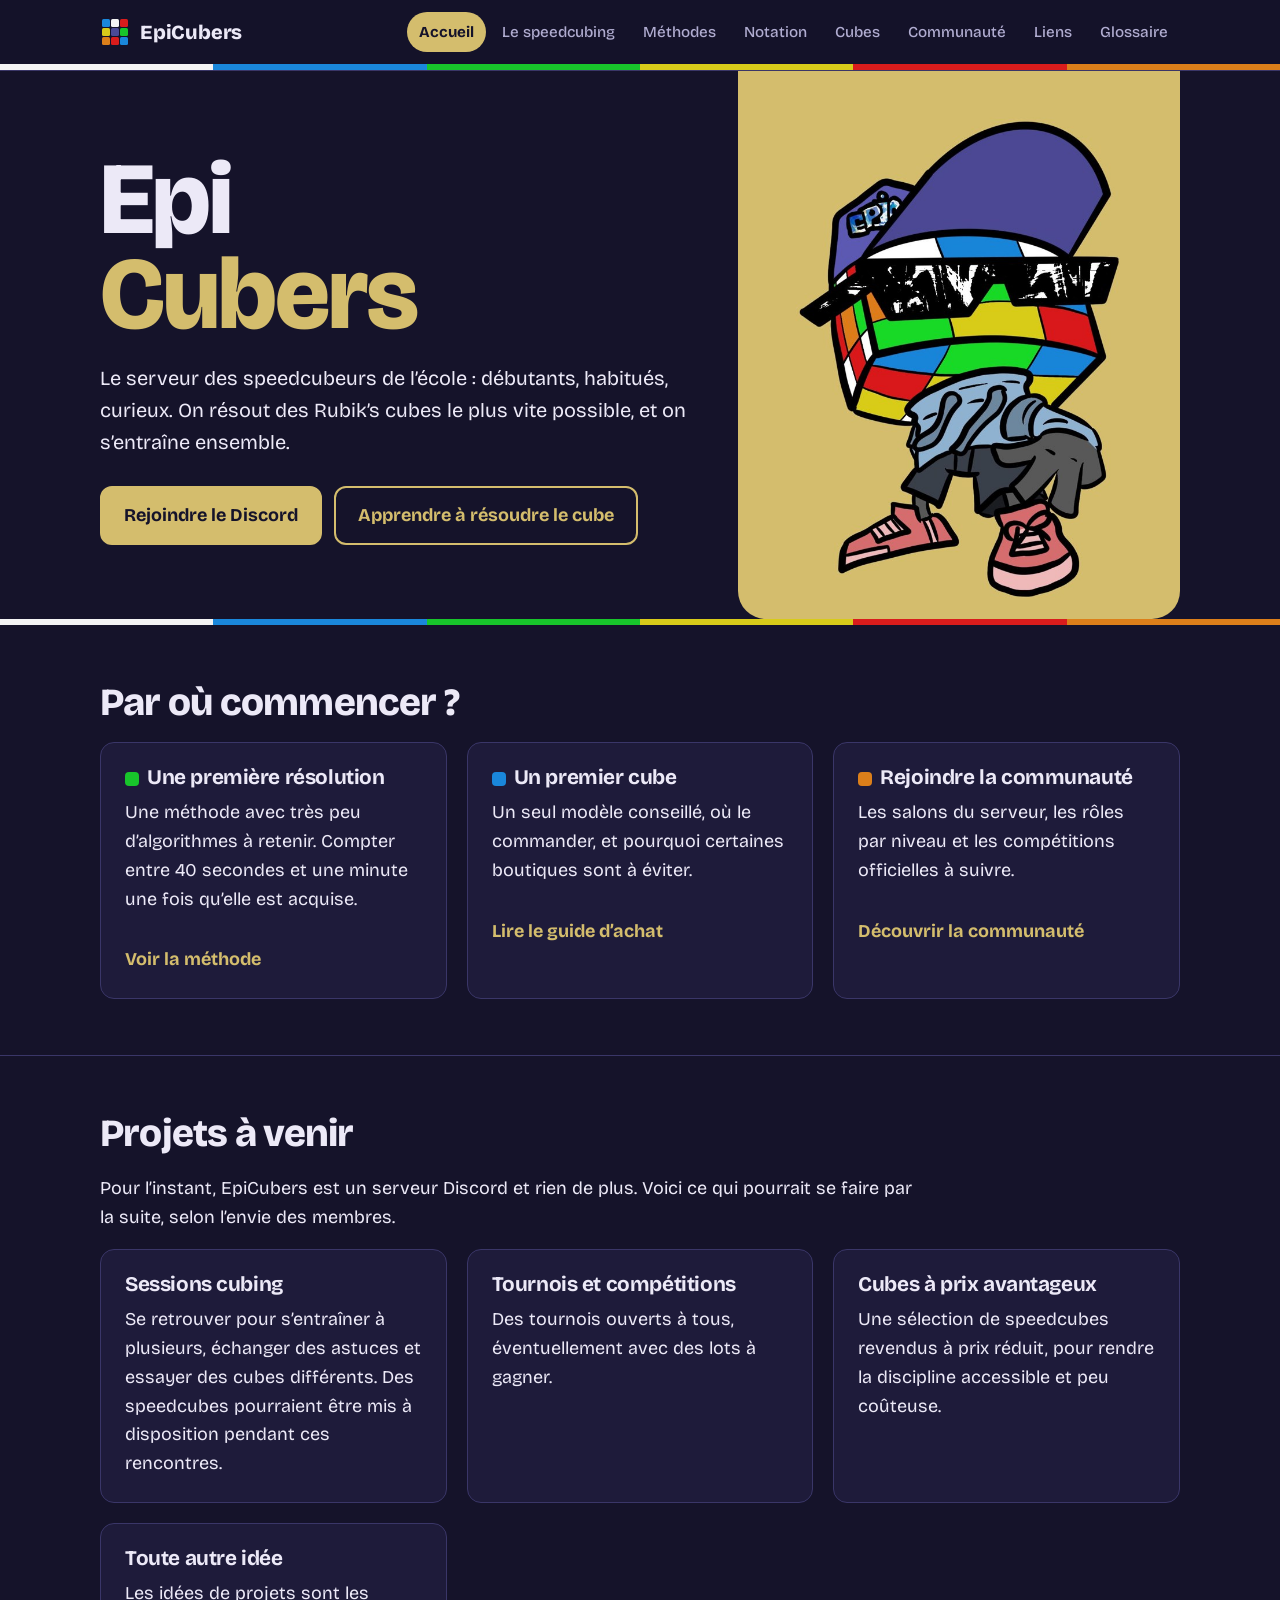
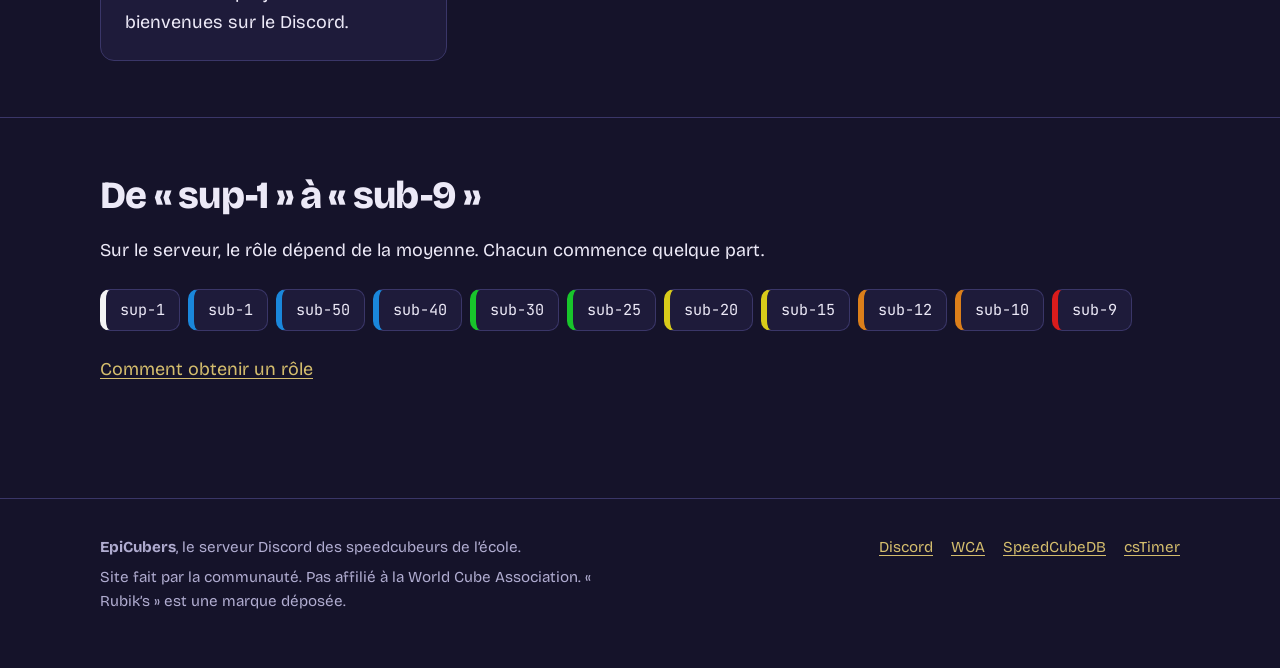
<file: index.html>
<!doctype html>
<html lang="fr">
<head>
<meta charset="utf-8">
<meta name="viewport" content="width=device-width, initial-scale=1">
<title>EpiCubers — le serveur des speedcubeurs de l’école</title>
<meta name="description" content="Communauté de speedcubing : méthode débutant, guide d’achat de cubes, rôles par niveau et compétitions à suivre.">
<meta name="theme-color" content="#15132a">
<link rel="icon" href="assets/favicon.svg" type="image/svg+xml">
<link rel="preconnect" href="https://fonts.googleapis.com">
<link rel="preconnect" href="https://fonts.gstatic.com" crossorigin>
<link href="https://fonts.googleapis.com/css2?family=Bricolage+Grotesque:opsz,wght@12..96,400;12..96,500;12..96,700;12..96,800&family=JetBrains+Mono:wght@500;700&display=swap" rel="stylesheet">
<link rel="stylesheet" href="css/style.css">

</head>
<body>
<a class="skip" href="#contenu">Aller au contenu</a>
<header class="site-header">
  <div class="wrap">
    <a class="brand" href="index.html"><svg viewBox="0 0 30 30" aria-hidden="true"><g>
<rect x="2" y="2" width="8" height="8" rx="1.5" fill="#1a87db"/><rect x="11" y="2" width="8" height="8" rx="1.5" fill="#f4f4f4"/><rect x="20" y="2" width="8" height="8" rx="1.5" fill="#d91c1c"/>
<rect x="2" y="11" width="8" height="8" rx="1.5" fill="#d8cb1a"/><rect x="11" y="11" width="8" height="8" rx="1.5" fill="#4b4a96"/><rect x="20" y="11" width="8" height="8" rx="1.5" fill="#18c52b"/>
<rect x="2" y="20" width="8" height="8" rx="1.5" fill="#dc7f1a"/><rect x="11" y="20" width="8" height="8" rx="1.5" fill="#d91c1c"/><rect x="20" y="20" width="8" height="8" rx="1.5" fill="#1a87db"/></g></svg><span>EpiCubers</span></a>
    <button class="menu-btn" aria-expanded="false" aria-controls="nav">Menu</button>
    <nav class="nav" id="nav" aria-label="Navigation principale"><a href="index.html" aria-current="page">Accueil</a><a href="speedcubing.html">Le speedcubing</a><a href="methodes.html">Méthodes</a><a href="notation.html">Notation</a><a href="cubes.html">Cubes</a><a href="communaute.html">Communauté</a><a href="liens.html">Liens</a><a href="glossaire.html">Glossaire</a></nav>
  </div>
  <div class="stripe"></div>
</header>
<main id="contenu">

<section class="hero">
  <div class="wrap">
    <div class="hero-text">
      <h1>Epi<span>Cubers</span></h1>
      <p class="lead">Le serveur des speedcubeurs de l’école : débutants, habitués, curieux. On résout des Rubik’s cubes le plus vite possible, et on s’entraîne ensemble.</p>
      <div class="btns">
        <a class="btn primary" href="https://discord.gg/vQwt4qZUBm">Rejoindre le Discord</a>
        <a class="btn" href="methode-debutant.html">Apprendre à résoudre le cube</a>
      </div>
    </div>
    <div class="hero-art"><img src="assets/mascotte.jpg" alt="La mascotte d’EpiCubers : un Rubik’s cube à casquette violette, lunettes noires et baskets roses" width="629" height="900"></div>
  </div>
</section>
<div class="stripe"></div>

<section>
  <div class="wrap">
    <h2>Par où commencer ?</h2>
    <div class="grid c3">
      <a class="card" href="methode-debutant.html">
        <h3><span class="dot" style="background:var(--green)"></span>Une première résolution</h3>
        <p>Une méthode avec très peu d’algorithmes à retenir. Compter entre 40 secondes et une minute une fois qu’elle est acquise.</p>
        <span class="go">Voir la méthode</span>
      </a>
      <a class="card" href="cubes.html">
        <h3><span class="dot" style="background:var(--blue)"></span>Un premier cube</h3>
        <p>Un seul modèle conseillé, où le commander, et pourquoi certaines boutiques sont à éviter.</p>
        <span class="go">Lire le guide d’achat</span>
      </a>
      <a class="card" href="communaute.html">
        <h3><span class="dot" style="background:var(--orange)"></span>Rejoindre la communauté</h3>
        <p>Les salons du serveur, les rôles par niveau et les compétitions officielles à suivre.</p>
        <span class="go">Découvrir la communauté</span>
      </a>
    </div>
  </div>
</section>

<section>
  <div class="wrap">
    <h2>Projets à venir</h2>
    <p>Pour l’instant, EpiCubers est un serveur Discord et rien de plus. Voici ce qui pourrait se faire par la suite, selon l’envie des membres.</p>
    <div class="grid c2">
      <div class="card">
        <h3>Sessions cubing</h3>
        <p>Se retrouver pour s’entraîner à plusieurs, échanger des astuces et essayer des cubes différents. Des speedcubes pourraient être mis à disposition pendant ces rencontres.</p>
      </div>
      <div class="card">
        <h3>Tournois et compétitions</h3>
        <p>Des tournois ouverts à tous, éventuellement avec des lots à gagner.</p>
      </div>
      <div class="card">
        <h3>Cubes à prix avantageux</h3>
        <p>Une sélection de speedcubes revendus à prix réduit, pour rendre la discipline accessible et peu coûteuse.</p>
      </div>
      <div class="card">
        <h3>Toute autre idée</h3>
        <p>Les idées de projets sont les bienvenues sur le Discord.</p>
      </div>
    </div>
  </div>
</section>

<section>
  <div class="wrap">
    <h2>De « sup-1 » à « sub-9 »</h2>
    <p>Sur le serveur, le rôle dépend de la moyenne. Chacun commence quelque part.</p>
    <ul class="ladder" aria-label="Niveaux">
      <li style="--c:var(--white)">sup-1</li>
      <li style="--c:var(--blue)">sub-1</li>
      <li style="--c:var(--blue)">sub-50</li>
      <li style="--c:var(--blue)">sub-40</li>
      <li style="--c:var(--green)">sub-30</li>
      <li style="--c:var(--green)">sub-25</li>
      <li style="--c:var(--yellow)">sub-20</li>
      <li style="--c:var(--yellow)">sub-15</li>
      <li style="--c:var(--orange)">sub-12</li>
      <li style="--c:var(--orange)">sub-10</li>
      <li style="--c:var(--red)">sub-9</li>
    </ul>
    <p><a href="communaute.html#roles">Comment obtenir un rôle</a></p>
  </div>
</section>

</main>
<footer class="site-footer">
  <div class="wrap">
    <div>
      <p><strong>EpiCubers</strong>, le serveur Discord des speedcubeurs de l’école.</p>
      <p>Site fait par la communauté. Pas affilié à la World Cube Association. « Rubik’s » est une marque déposée.</p>
    </div>
    <ul>
      <li><a href="https://discord.gg/vQwt4qZUBm">Discord</a></li>
      <li><a href="https://www.worldcubeassociation.org/">WCA</a></li>
      <li><a href="https://speedcubedb.com/">SpeedCubeDB</a></li>
      <li><a href="https://cstimer.net/">csTimer</a></li>
    </ul>
  </div>
</footer>
<script src="js/main.js"></script>
</body>
</html>
</file>
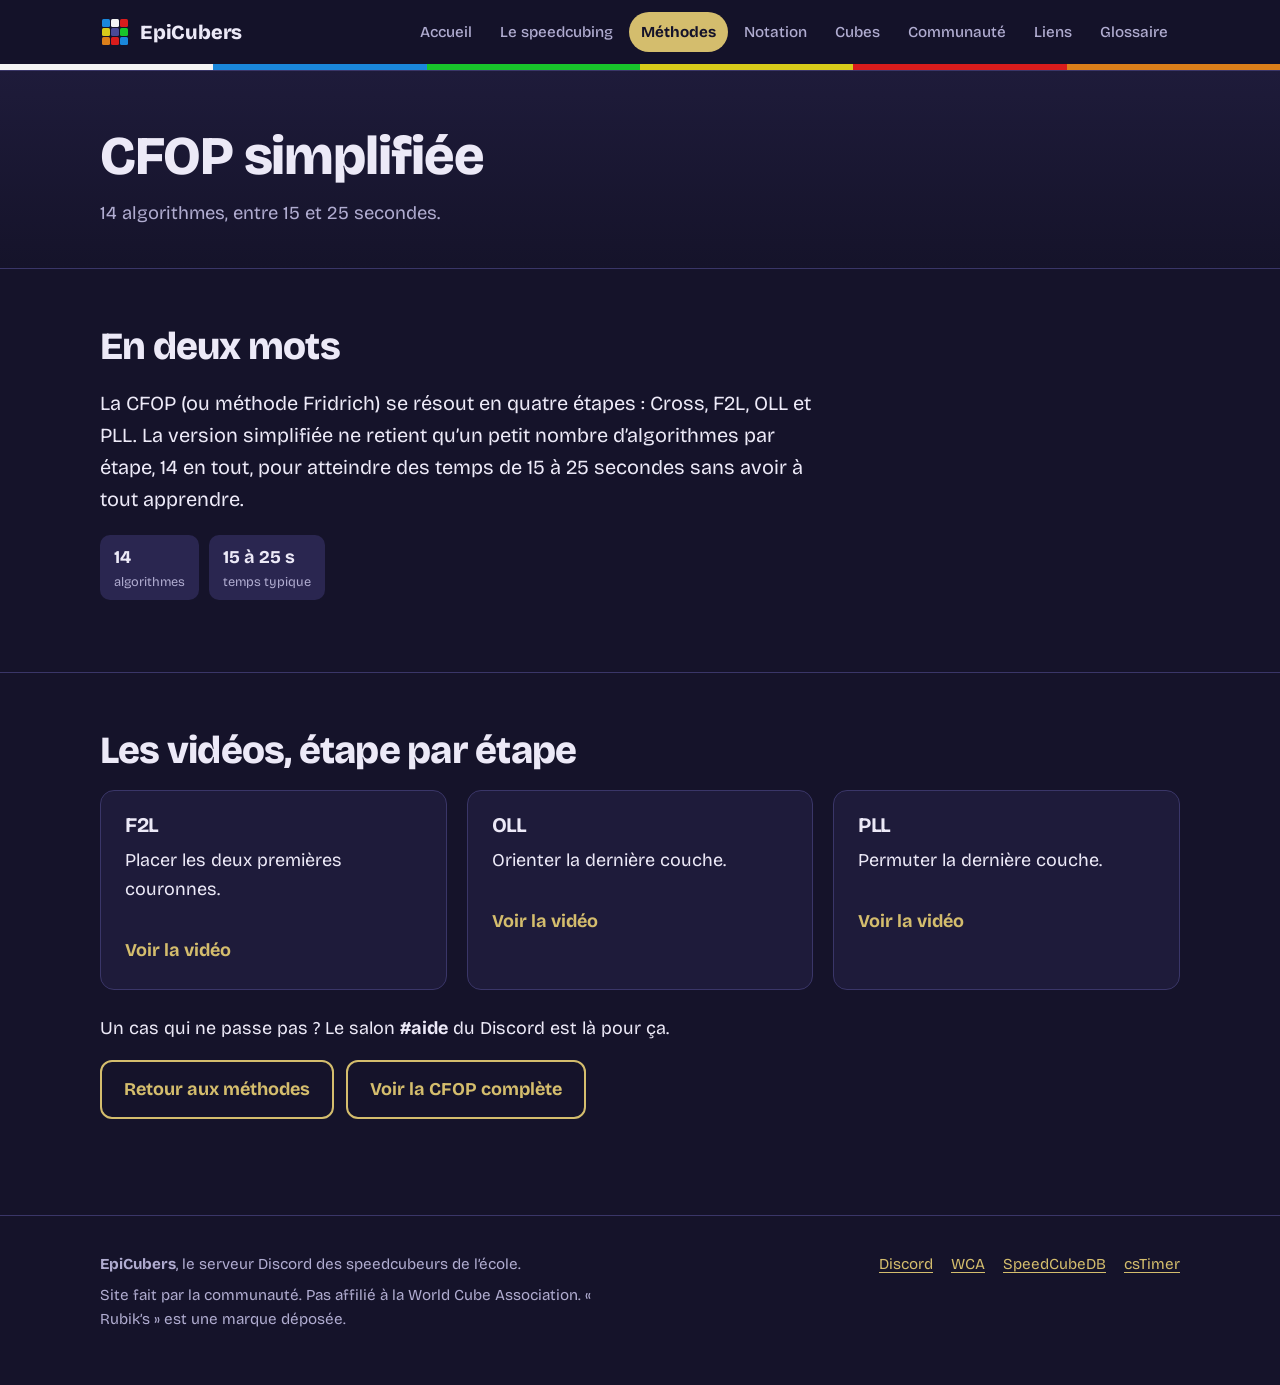
<file: cfop-simplifiee.html>
<!doctype html>
<html lang="fr">
<head>
<meta charset="utf-8">
<meta name="viewport" content="width=device-width, initial-scale=1">
<title>CFOP simplifiée : 14 algorithmes — EpiCubers</title>
<meta name="description" content="La CFOP simplifiée en 14 algorithmes, avec les vidéos pour le F2L, l’OLL et le PLL.">
<meta name="theme-color" content="#15132a">
<link rel="icon" href="assets/favicon.svg" type="image/svg+xml">
<link rel="preconnect" href="https://fonts.googleapis.com">
<link rel="preconnect" href="https://fonts.gstatic.com" crossorigin>
<link href="https://fonts.googleapis.com/css2?family=Bricolage+Grotesque:opsz,wght@12..96,400;12..96,500;12..96,700;12..96,800&family=JetBrains+Mono:wght@500;700&display=swap" rel="stylesheet">
<link rel="stylesheet" href="css/style.css">

</head>
<body>
<a class="skip" href="#contenu">Aller au contenu</a>
<header class="site-header">
  <div class="wrap">
    <a class="brand" href="index.html"><svg viewBox="0 0 30 30" aria-hidden="true"><g>
<rect x="2" y="2" width="8" height="8" rx="1.5" fill="#1a87db"/><rect x="11" y="2" width="8" height="8" rx="1.5" fill="#f4f4f4"/><rect x="20" y="2" width="8" height="8" rx="1.5" fill="#d91c1c"/>
<rect x="2" y="11" width="8" height="8" rx="1.5" fill="#d8cb1a"/><rect x="11" y="11" width="8" height="8" rx="1.5" fill="#4b4a96"/><rect x="20" y="11" width="8" height="8" rx="1.5" fill="#18c52b"/>
<rect x="2" y="20" width="8" height="8" rx="1.5" fill="#dc7f1a"/><rect x="11" y="20" width="8" height="8" rx="1.5" fill="#d91c1c"/><rect x="20" y="20" width="8" height="8" rx="1.5" fill="#1a87db"/></g></svg><span>EpiCubers</span></a>
    <button class="menu-btn" aria-expanded="false" aria-controls="nav">Menu</button>
    <nav class="nav" id="nav" aria-label="Navigation principale"><a href="index.html">Accueil</a><a href="speedcubing.html">Le speedcubing</a><a href="methodes.html" aria-current="page">Méthodes</a><a href="notation.html">Notation</a><a href="cubes.html">Cubes</a><a href="communaute.html">Communauté</a><a href="liens.html">Liens</a><a href="glossaire.html">Glossaire</a></nav>
  </div>
  <div class="stripe"></div>
</header>
<main id="contenu">
<div class="page-head"><div class="wrap"><h1>CFOP simplifiée</h1><p>14 algorithmes, entre 15 et 25 secondes.</p></div></div>

<section>
  <div class="wrap">
    <h2>En deux mots</h2>
    <p class="lead">La CFOP (ou méthode Fridrich) se résout en quatre étapes : Cross, F2L, OLL et PLL. La version simplifiée ne retient qu’un petit nombre d’algorithmes par étape, 14 en tout, pour atteindre des temps de 15 à 25 secondes sans avoir à tout apprendre.</p>
    <ul class="stats"><li>14<small>algorithmes</small></li><li>15 à 25 s<small>temps typique</small></li></ul>
  </div>
</section>

<section>
  <div class="wrap">
    <h2>Les vidéos, étape par étape</h2>
    <div class="grid c3">
      <a class="card" href="https://youtu.be/Ar_Zit1VLG0"><h3>F2L</h3><p>Placer les deux premières couronnes.</p><span class="go">Voir la vidéo</span></a>
      <a class="card" href="https://youtu.be/GhmYBgLoQQg"><h3>OLL</h3><p>Orienter la dernière couche.</p><span class="go">Voir la vidéo</span></a>
      <a class="card" href="https://youtu.be/f_Yor-ydZjs"><h3>PLL</h3><p>Permuter la dernière couche.</p><span class="go">Voir la vidéo</span></a>
    </div>
    <p style="margin-top:24px">Un cas qui ne passe pas ? Le salon <strong>#aide</strong> du Discord est là pour ça.</p>
    <div class="btns"><a class="btn" href="methodes.html">Retour aux méthodes</a><a class="btn" href="cfop.html">Voir la CFOP complète</a></div>
  </div>
</section>

</main>
<footer class="site-footer">
  <div class="wrap">
    <div>
      <p><strong>EpiCubers</strong>, le serveur Discord des speedcubeurs de l’école.</p>
      <p>Site fait par la communauté. Pas affilié à la World Cube Association. « Rubik’s » est une marque déposée.</p>
    </div>
    <ul>
      <li><a href="https://discord.gg/vQwt4qZUBm">Discord</a></li>
      <li><a href="https://www.worldcubeassociation.org/">WCA</a></li>
      <li><a href="https://speedcubedb.com/">SpeedCubeDB</a></li>
      <li><a href="https://cstimer.net/">csTimer</a></li>
    </ul>
  </div>
</footer>
<script src="js/main.js"></script>
</body>
</html>
</file>
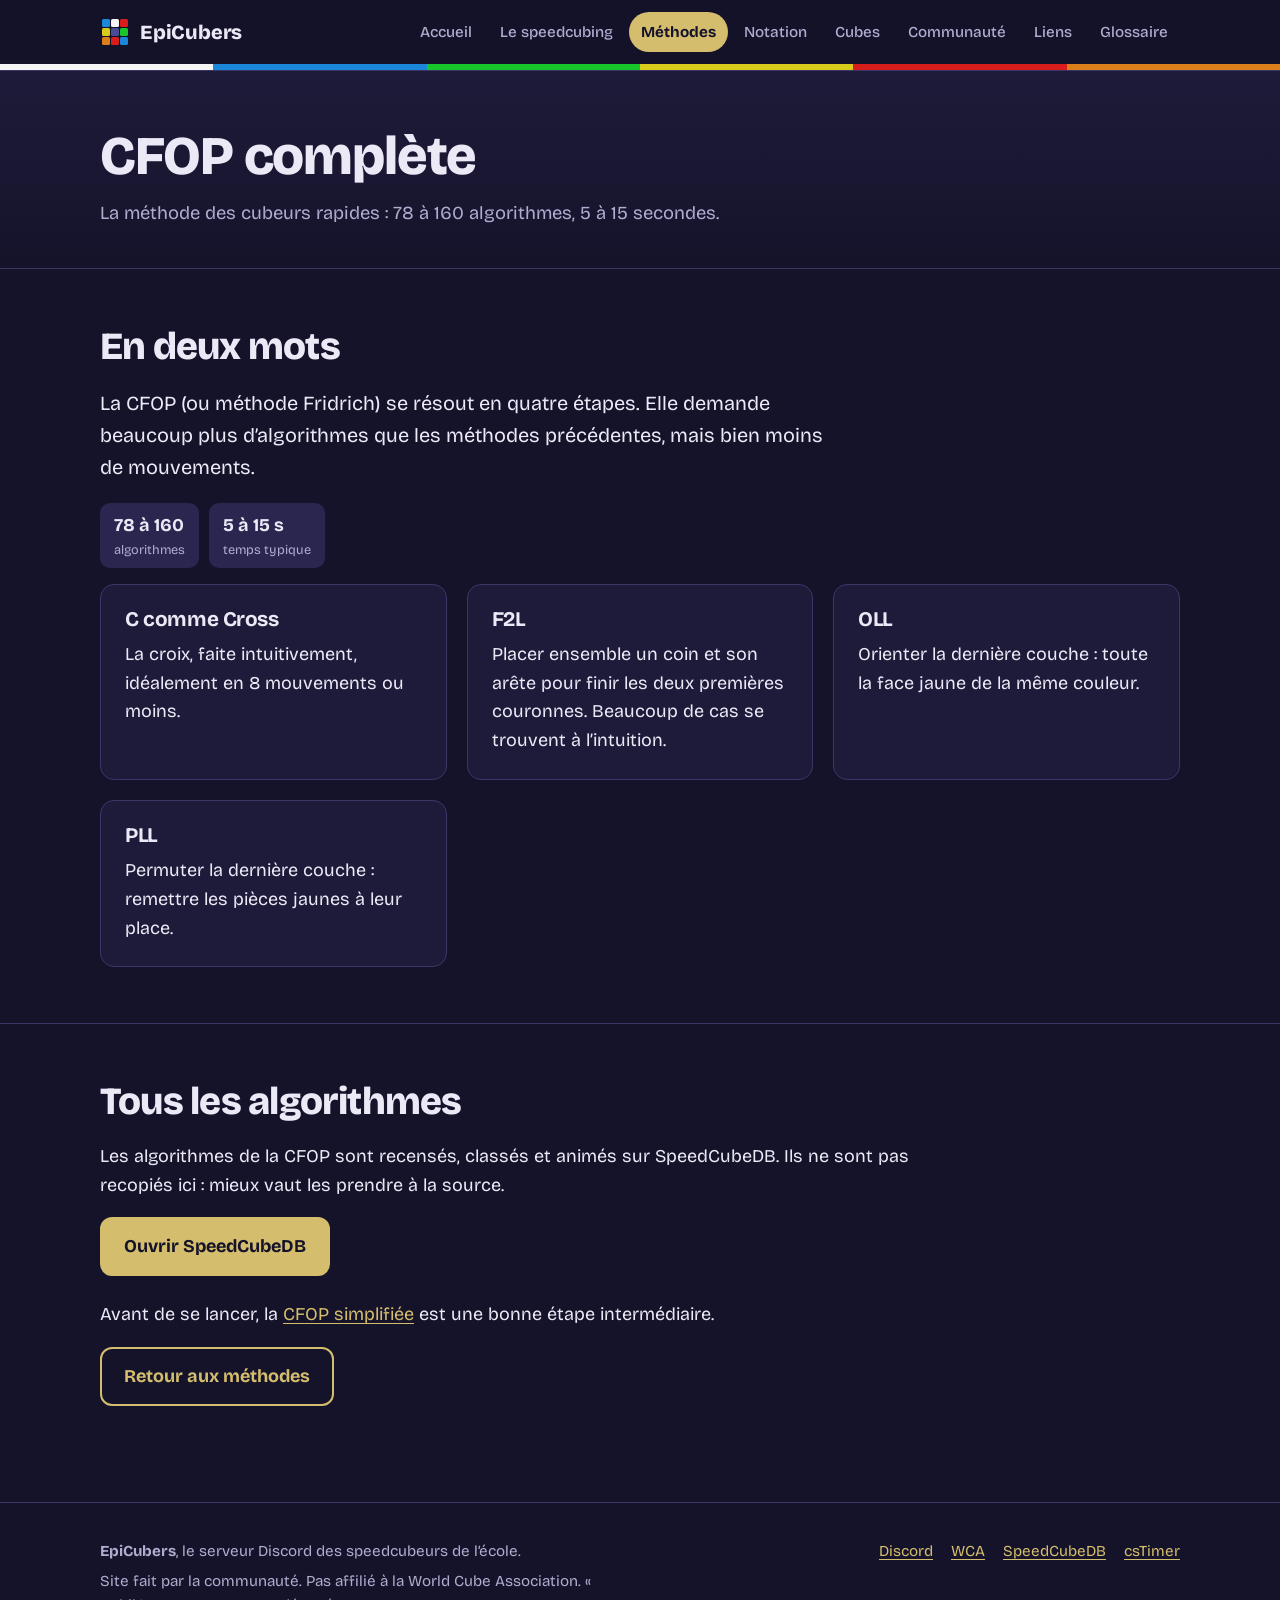
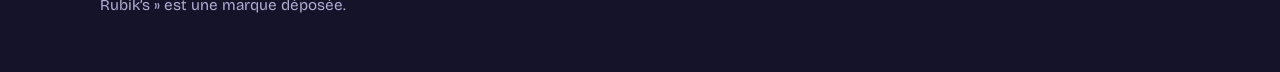
<file: cfop.html>
<!doctype html>
<html lang="fr">
<head>
<meta charset="utf-8">
<meta name="viewport" content="width=device-width, initial-scale=1">
<title>CFOP complète : la méthode Fridrich — EpiCubers</title>
<meta name="description" content="La CFOP complète en quatre étapes, avec un renvoi vers SpeedCubeDB pour tous les algorithmes.">
<meta name="theme-color" content="#15132a">
<link rel="icon" href="assets/favicon.svg" type="image/svg+xml">
<link rel="preconnect" href="https://fonts.googleapis.com">
<link rel="preconnect" href="https://fonts.gstatic.com" crossorigin>
<link href="https://fonts.googleapis.com/css2?family=Bricolage+Grotesque:opsz,wght@12..96,400;12..96,500;12..96,700;12..96,800&family=JetBrains+Mono:wght@500;700&display=swap" rel="stylesheet">
<link rel="stylesheet" href="css/style.css">

</head>
<body>
<a class="skip" href="#contenu">Aller au contenu</a>
<header class="site-header">
  <div class="wrap">
    <a class="brand" href="index.html"><svg viewBox="0 0 30 30" aria-hidden="true"><g>
<rect x="2" y="2" width="8" height="8" rx="1.5" fill="#1a87db"/><rect x="11" y="2" width="8" height="8" rx="1.5" fill="#f4f4f4"/><rect x="20" y="2" width="8" height="8" rx="1.5" fill="#d91c1c"/>
<rect x="2" y="11" width="8" height="8" rx="1.5" fill="#d8cb1a"/><rect x="11" y="11" width="8" height="8" rx="1.5" fill="#4b4a96"/><rect x="20" y="11" width="8" height="8" rx="1.5" fill="#18c52b"/>
<rect x="2" y="20" width="8" height="8" rx="1.5" fill="#dc7f1a"/><rect x="11" y="20" width="8" height="8" rx="1.5" fill="#d91c1c"/><rect x="20" y="20" width="8" height="8" rx="1.5" fill="#1a87db"/></g></svg><span>EpiCubers</span></a>
    <button class="menu-btn" aria-expanded="false" aria-controls="nav">Menu</button>
    <nav class="nav" id="nav" aria-label="Navigation principale"><a href="index.html">Accueil</a><a href="speedcubing.html">Le speedcubing</a><a href="methodes.html" aria-current="page">Méthodes</a><a href="notation.html">Notation</a><a href="cubes.html">Cubes</a><a href="communaute.html">Communauté</a><a href="liens.html">Liens</a><a href="glossaire.html">Glossaire</a></nav>
  </div>
  <div class="stripe"></div>
</header>
<main id="contenu">
<div class="page-head"><div class="wrap"><h1>CFOP complète</h1><p>La méthode des cubeurs rapides : 78 à 160 algorithmes, 5 à 15 secondes.</p></div></div>

<section>
  <div class="wrap">
    <h2>En deux mots</h2>
    <p class="lead">La CFOP (ou méthode Fridrich) se résout en quatre étapes. Elle demande beaucoup plus d’algorithmes que les méthodes précédentes, mais bien moins de mouvements.</p>
    <ul class="stats"><li>78 à 160<small>algorithmes</small></li><li>5 à 15 s<small>temps typique</small></li></ul>
    <div class="grid c2">
      <div class="card"><h3>C comme Cross</h3><p>La croix, faite intuitivement, idéalement en 8 mouvements ou moins.</p></div>
      <div class="card"><h3>F2L</h3><p>Placer ensemble un coin et son arête pour finir les deux premières couronnes. Beaucoup de cas se trouvent à l’intuition.</p></div>
      <div class="card"><h3>OLL</h3><p>Orienter la dernière couche : toute la face jaune de la même couleur.</p></div>
      <div class="card"><h3>PLL</h3><p>Permuter la dernière couche : remettre les pièces jaunes à leur place.</p></div>
    </div>
  </div>
</section>

<section>
  <div class="wrap">
    <h2>Tous les algorithmes</h2>
    <p>Les algorithmes de la CFOP sont recensés, classés et animés sur SpeedCubeDB. Ils ne sont pas recopiés ici : mieux vaut les prendre à la source.</p>
    <div class="btns"><a class="btn primary" href="https://speedcubedb.com/">Ouvrir SpeedCubeDB</a></div>
    <p style="margin-top:24px">Avant de se lancer, la <a href="cfop-simplifiee.html">CFOP simplifiée</a> est une bonne étape intermédiaire.</p>
    <div class="btns"><a class="btn" href="methodes.html">Retour aux méthodes</a></div>
  </div>
</section>

</main>
<footer class="site-footer">
  <div class="wrap">
    <div>
      <p><strong>EpiCubers</strong>, le serveur Discord des speedcubeurs de l’école.</p>
      <p>Site fait par la communauté. Pas affilié à la World Cube Association. « Rubik’s » est une marque déposée.</p>
    </div>
    <ul>
      <li><a href="https://discord.gg/vQwt4qZUBm">Discord</a></li>
      <li><a href="https://www.worldcubeassociation.org/">WCA</a></li>
      <li><a href="https://speedcubedb.com/">SpeedCubeDB</a></li>
      <li><a href="https://cstimer.net/">csTimer</a></li>
    </ul>
  </div>
</footer>
<script src="js/main.js"></script>
</body>
</html>
</file>
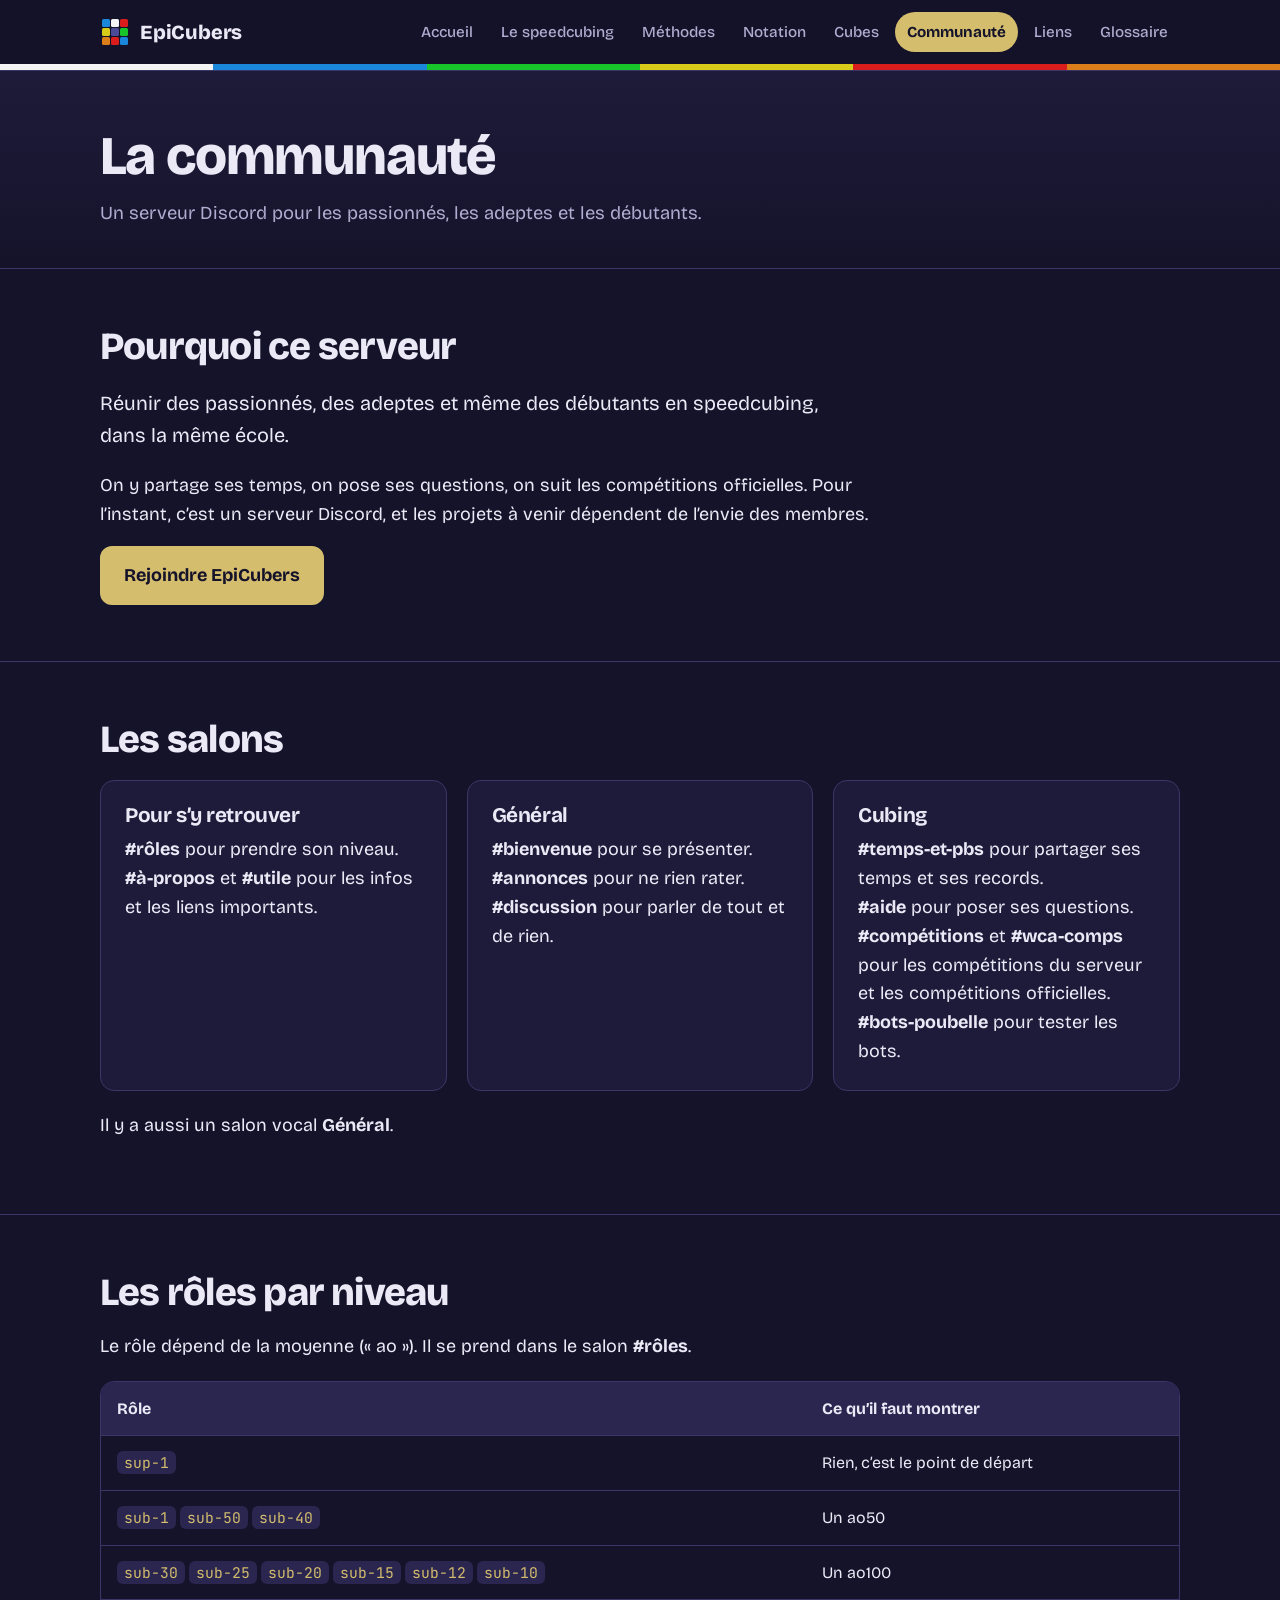
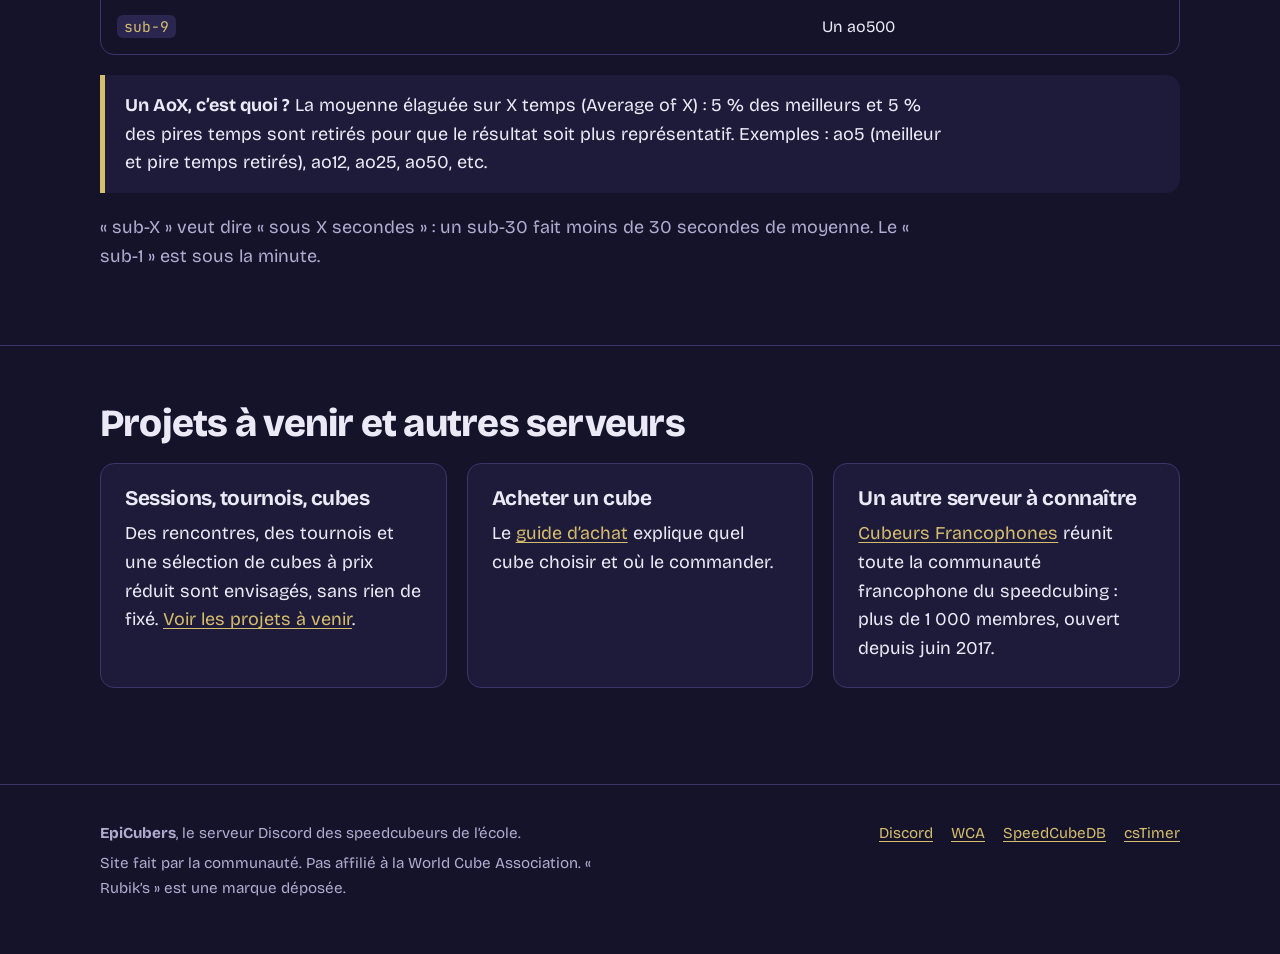
<file: communaute.html>
<!doctype html>
<html lang="fr">
<head>
<meta charset="utf-8">
<meta name="viewport" content="width=device-width, initial-scale=1">
<title>La communauté EpiCubers — salons, rôles, projets</title>
<meta name="description" content="Présentation du serveur Discord EpiCubers : salons, rôles par niveau et projets à venir.">
<meta name="theme-color" content="#15132a">
<link rel="icon" href="assets/favicon.svg" type="image/svg+xml">
<link rel="preconnect" href="https://fonts.googleapis.com">
<link rel="preconnect" href="https://fonts.gstatic.com" crossorigin>
<link href="https://fonts.googleapis.com/css2?family=Bricolage+Grotesque:opsz,wght@12..96,400;12..96,500;12..96,700;12..96,800&family=JetBrains+Mono:wght@500;700&display=swap" rel="stylesheet">
<link rel="stylesheet" href="css/style.css">

</head>
<body>
<a class="skip" href="#contenu">Aller au contenu</a>
<header class="site-header">
  <div class="wrap">
    <a class="brand" href="index.html"><svg viewBox="0 0 30 30" aria-hidden="true"><g>
<rect x="2" y="2" width="8" height="8" rx="1.5" fill="#1a87db"/><rect x="11" y="2" width="8" height="8" rx="1.5" fill="#f4f4f4"/><rect x="20" y="2" width="8" height="8" rx="1.5" fill="#d91c1c"/>
<rect x="2" y="11" width="8" height="8" rx="1.5" fill="#d8cb1a"/><rect x="11" y="11" width="8" height="8" rx="1.5" fill="#4b4a96"/><rect x="20" y="11" width="8" height="8" rx="1.5" fill="#18c52b"/>
<rect x="2" y="20" width="8" height="8" rx="1.5" fill="#dc7f1a"/><rect x="11" y="20" width="8" height="8" rx="1.5" fill="#d91c1c"/><rect x="20" y="20" width="8" height="8" rx="1.5" fill="#1a87db"/></g></svg><span>EpiCubers</span></a>
    <button class="menu-btn" aria-expanded="false" aria-controls="nav">Menu</button>
    <nav class="nav" id="nav" aria-label="Navigation principale"><a href="index.html">Accueil</a><a href="speedcubing.html">Le speedcubing</a><a href="methodes.html">Méthodes</a><a href="notation.html">Notation</a><a href="cubes.html">Cubes</a><a href="communaute.html" aria-current="page">Communauté</a><a href="liens.html">Liens</a><a href="glossaire.html">Glossaire</a></nav>
  </div>
  <div class="stripe"></div>
</header>
<main id="contenu">
<div class="page-head"><div class="wrap"><h1>La communauté</h1><p>Un serveur Discord pour les passionnés, les adeptes et les débutants.</p></div></div>

<section>
  <div class="wrap">
    <h2>Pourquoi ce serveur</h2>
    <p class="lead">Réunir des passionnés, des adeptes et même des débutants en speedcubing, dans la même école.</p>
    <p>On y partage ses temps, on pose ses questions, on suit les compétitions officielles. Pour l’instant, c’est un serveur Discord, et les projets à venir dépendent de l’envie des membres.</p>
    <div class="btns"><a class="btn primary" href="https://discord.gg/vQwt4qZUBm">Rejoindre EpiCubers</a></div>
  </div>
</section>

<section>
  <div class="wrap">
    <h2>Les salons</h2>
    <div class="grid c3">
      <div class="card"><h3>Pour s’y retrouver</h3><p><strong>#rôles</strong> pour prendre son niveau.<br><strong>#à-propos</strong> et <strong>#utile</strong> pour les infos et les liens importants.</p></div>
      <div class="card"><h3>Général</h3><p><strong>#bienvenue</strong> pour se présenter.<br><strong>#annonces</strong> pour ne rien rater.<br><strong>#discussion</strong> pour parler de tout et de rien.</p></div>
      <div class="card"><h3>Cubing</h3><p><strong>#temps-et-pbs</strong> pour partager ses temps et ses records.<br><strong>#aide</strong> pour poser ses questions.<br><strong>#compétitions</strong> et <strong>#wca-comps</strong> pour les compétitions du serveur et les compétitions officielles.<br><strong>#bots-poubelle</strong> pour tester les bots.</p></div>
    </div>
    <p style="margin-top:20px">Il y a aussi un salon vocal <strong>Général</strong>.</p>
  </div>
</section>

<section id="roles">
  <div class="wrap">
    <h2>Les rôles par niveau</h2>
    <p>Le rôle dépend de la moyenne (« ao »). Il se prend dans le salon <strong>#rôles</strong>.</p>
    <div class="table-wrap">
      <table>
        <thead><tr><th>Rôle</th><th>Ce qu’il faut montrer</th></tr></thead>
        <tbody>
          <tr><td><kbd>sup-1</kbd></td><td>Rien, c’est le point de départ</td></tr>
          <tr><td><kbd>sub-1</kbd> <kbd>sub-50</kbd> <kbd>sub-40</kbd></td><td>Un ao50</td></tr>
          <tr><td><kbd>sub-30</kbd> <kbd>sub-25</kbd> <kbd>sub-20</kbd> <kbd>sub-15</kbd> <kbd>sub-12</kbd> <kbd>sub-10</kbd></td><td>Un ao100</td></tr>
          <tr><td><kbd>sub-9</kbd></td><td>Un ao500</td></tr>
        </tbody>
      </table>
    </div>
    <div class="note">
      <p><strong>Un AoX, c’est quoi ?</strong> La moyenne élaguée sur X temps (Average of X) : 5 % des meilleurs et 5 % des pires temps sont retirés pour que le résultat soit plus représentatif. Exemples : ao5 (meilleur et pire temps retirés), ao12, ao25, ao50, etc.</p>
    </div>
    <p class="muted">« sub-X » veut dire « sous X secondes » : un sub-30 fait moins de 30 secondes de moyenne. Le « sub-1 » est sous la minute.</p>
  </div>
</section>

<section>
  <div class="wrap">
    <h2>Projets à venir et autres serveurs</h2>
    <div class="grid c2">
      <div class="card"><h3>Sessions, tournois, cubes</h3><p>Des rencontres, des tournois et une sélection de cubes à prix réduit sont envisagés, sans rien de fixé. <a href="index.html">Voir les projets à venir</a>.</p></div>
      <div class="card"><h3>Acheter un cube</h3><p>Le <a href="cubes.html">guide d’achat</a> explique quel cube choisir et où le commander.</p></div>
      <div class="card"><h3>Un autre serveur à connaître</h3><p><a href="https://discord.gg/MZ75mtHdGZ">Cubeurs Francophones</a> réunit toute la communauté francophone du speedcubing : plus de 1 000 membres, ouvert depuis juin 2017.</p></div>
    </div>
  </div>
</section>

</main>
<footer class="site-footer">
  <div class="wrap">
    <div>
      <p><strong>EpiCubers</strong>, le serveur Discord des speedcubeurs de l’école.</p>
      <p>Site fait par la communauté. Pas affilié à la World Cube Association. « Rubik’s » est une marque déposée.</p>
    </div>
    <ul>
      <li><a href="https://discord.gg/vQwt4qZUBm">Discord</a></li>
      <li><a href="https://www.worldcubeassociation.org/">WCA</a></li>
      <li><a href="https://speedcubedb.com/">SpeedCubeDB</a></li>
      <li><a href="https://cstimer.net/">csTimer</a></li>
    </ul>
  </div>
</footer>
<script src="js/main.js"></script>
</body>
</html>
</file>
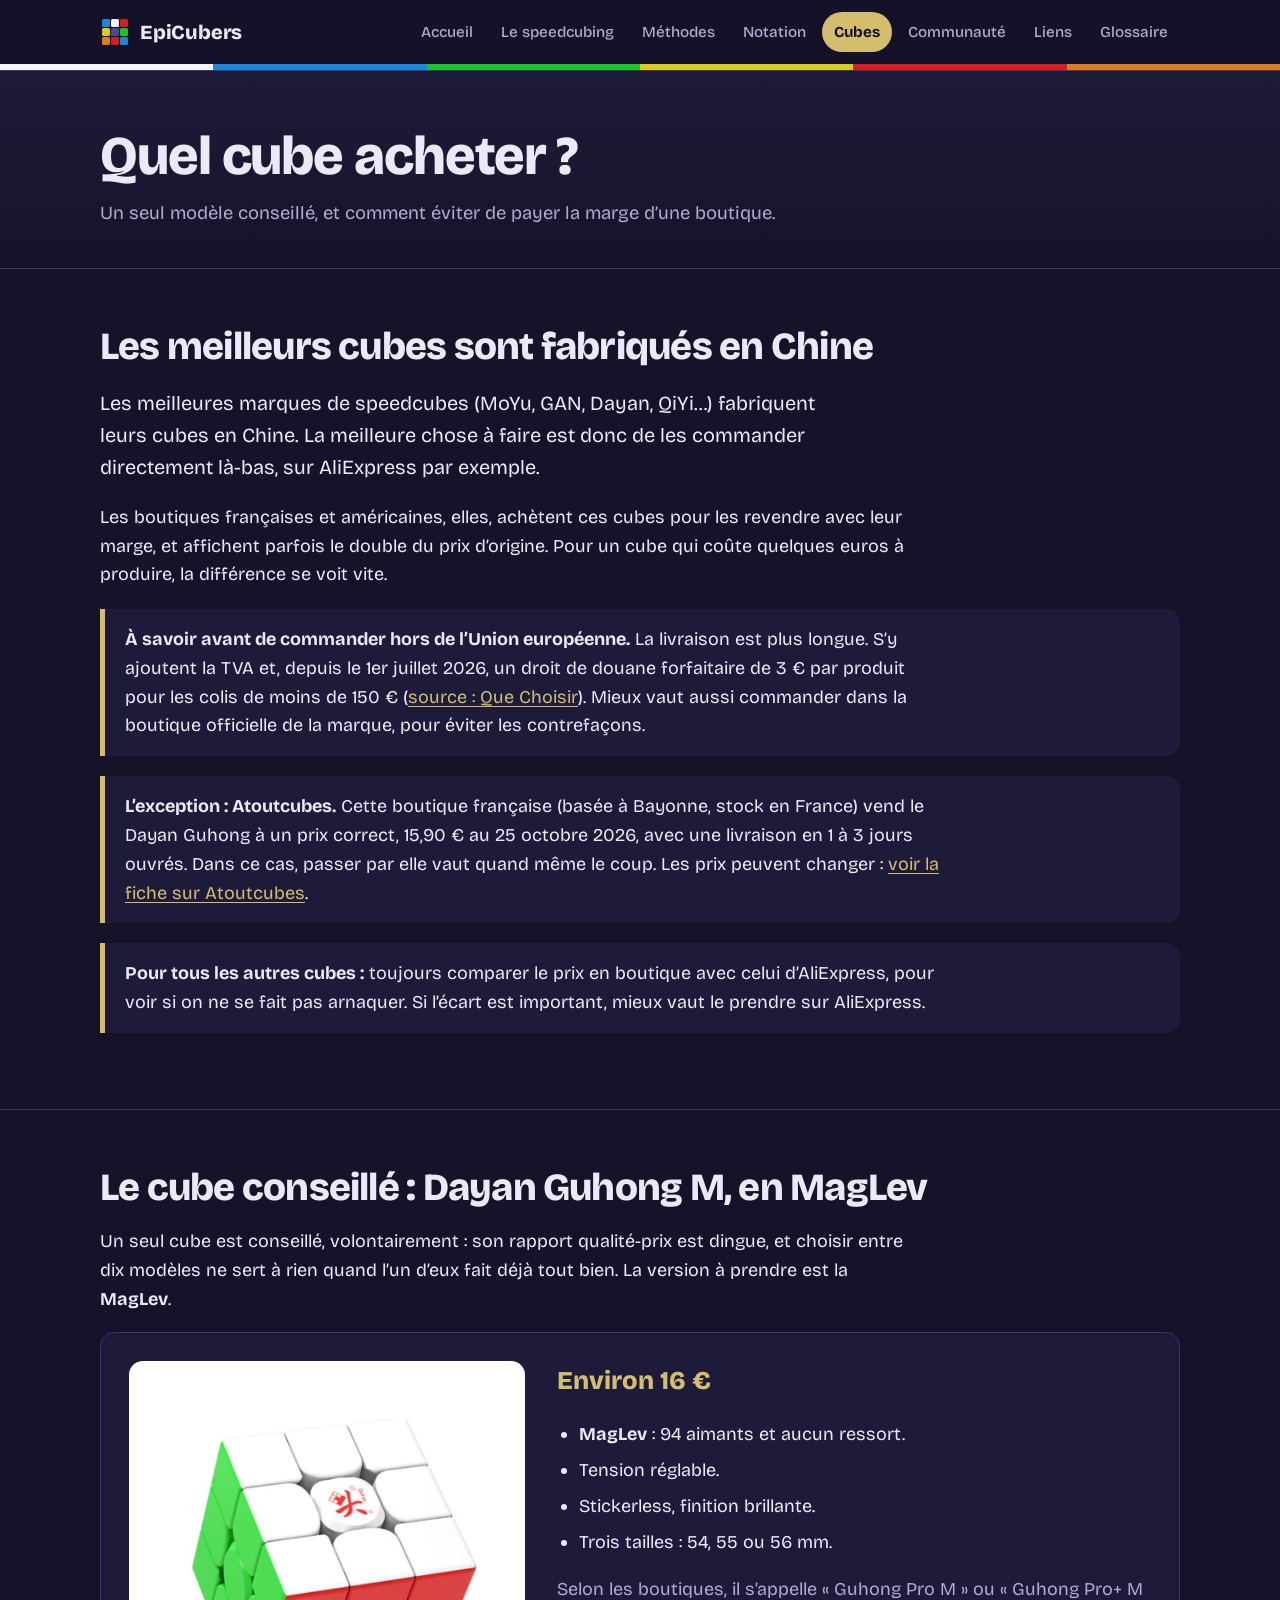
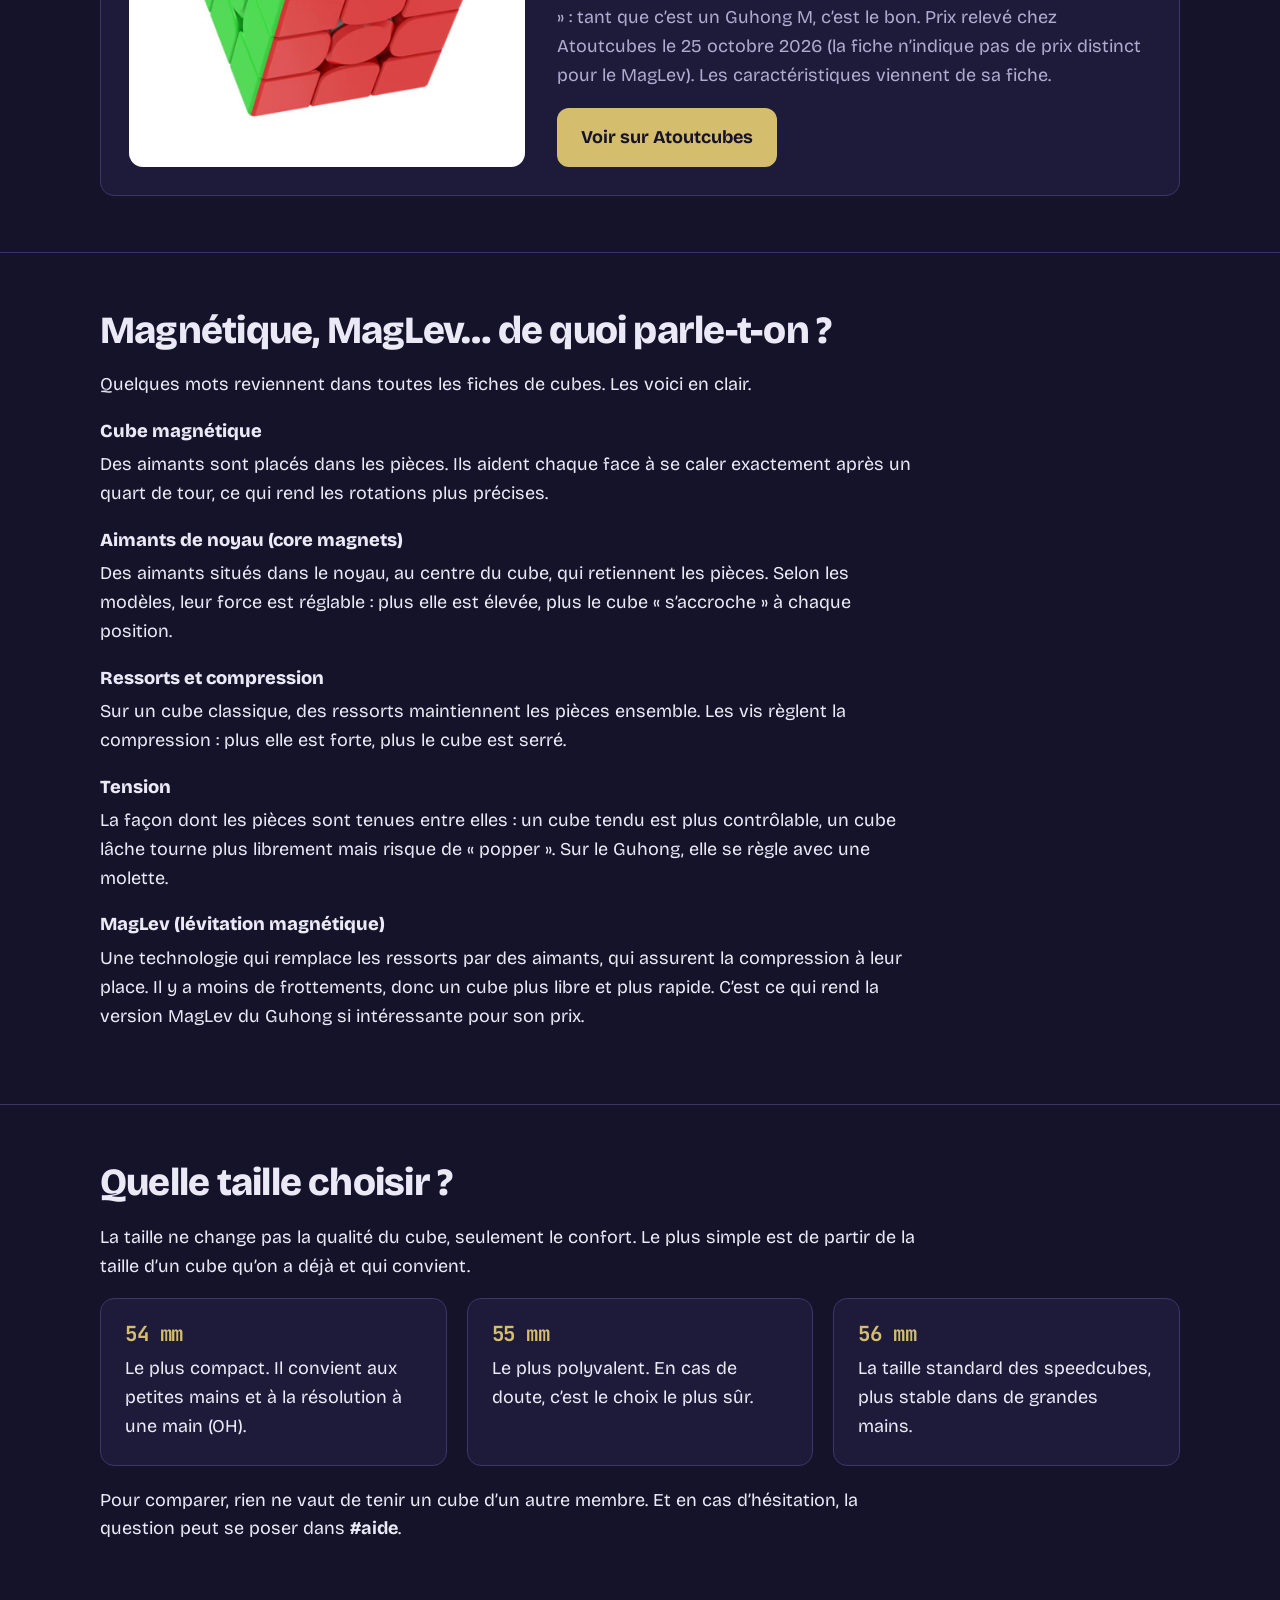
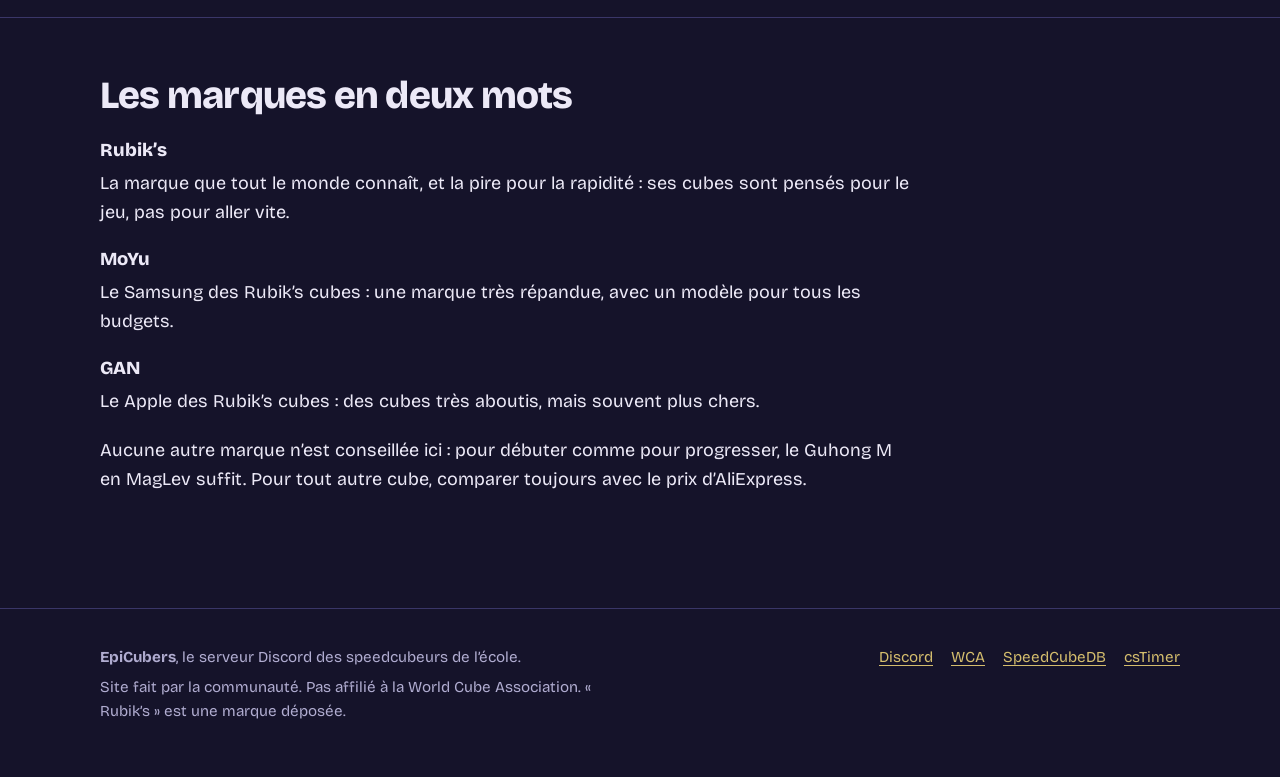
<file: cubes.html>
<!doctype html>
<html lang="fr">
<head>
<meta charset="utf-8">
<meta name="viewport" content="width=device-width, initial-scale=1">
<title>Quel speedcube acheter ? — EpiCubers</title>
<meta name="description" content="Le cube conseillé (Dayan Guhong M en MagLev), comment choisir la taille, où le commander et pourquoi éviter les marges des boutiques.">
<meta name="theme-color" content="#15132a">
<link rel="icon" href="assets/favicon.svg" type="image/svg+xml">
<link rel="preconnect" href="https://fonts.googleapis.com">
<link rel="preconnect" href="https://fonts.gstatic.com" crossorigin>
<link href="https://fonts.googleapis.com/css2?family=Bricolage+Grotesque:opsz,wght@12..96,400;12..96,500;12..96,700;12..96,800&family=JetBrains+Mono:wght@500;700&display=swap" rel="stylesheet">
<link rel="stylesheet" href="css/style.css">

</head>
<body>
<a class="skip" href="#contenu">Aller au contenu</a>
<header class="site-header">
  <div class="wrap">
    <a class="brand" href="index.html"><svg viewBox="0 0 30 30" aria-hidden="true"><g>
<rect x="2" y="2" width="8" height="8" rx="1.5" fill="#1a87db"/><rect x="11" y="2" width="8" height="8" rx="1.5" fill="#f4f4f4"/><rect x="20" y="2" width="8" height="8" rx="1.5" fill="#d91c1c"/>
<rect x="2" y="11" width="8" height="8" rx="1.5" fill="#d8cb1a"/><rect x="11" y="11" width="8" height="8" rx="1.5" fill="#4b4a96"/><rect x="20" y="11" width="8" height="8" rx="1.5" fill="#18c52b"/>
<rect x="2" y="20" width="8" height="8" rx="1.5" fill="#dc7f1a"/><rect x="11" y="20" width="8" height="8" rx="1.5" fill="#d91c1c"/><rect x="20" y="20" width="8" height="8" rx="1.5" fill="#1a87db"/></g></svg><span>EpiCubers</span></a>
    <button class="menu-btn" aria-expanded="false" aria-controls="nav">Menu</button>
    <nav class="nav" id="nav" aria-label="Navigation principale"><a href="index.html">Accueil</a><a href="speedcubing.html">Le speedcubing</a><a href="methodes.html">Méthodes</a><a href="notation.html">Notation</a><a href="cubes.html" aria-current="page">Cubes</a><a href="communaute.html">Communauté</a><a href="liens.html">Liens</a><a href="glossaire.html">Glossaire</a></nav>
  </div>
  <div class="stripe"></div>
</header>
<main id="contenu">
<div class="page-head"><div class="wrap"><h1>Quel cube acheter ?</h1><p>Un seul modèle conseillé, et comment éviter de payer la marge d’une boutique.</p></div></div>

<section>
  <div class="wrap">
    <h2>Les meilleurs cubes sont fabriqués en Chine</h2>
    <p class="lead">Les meilleures marques de speedcubes (MoYu, GAN, Dayan, QiYi…) fabriquent leurs cubes en Chine. La meilleure chose à faire est donc de les commander directement là-bas, sur AliExpress par exemple.</p>
    <p>Les boutiques françaises et américaines, elles, achètent ces cubes pour les revendre avec leur marge, et affichent parfois le double du prix d’origine. Pour un cube qui coûte quelques euros à produire, la différence se voit vite.</p>
    <div class="note">
      <p><strong>À savoir avant de commander hors de l’Union européenne.</strong> La livraison est plus longue. S’y ajoutent la TVA et, depuis le 1er juillet 2026, un droit de douane forfaitaire de 3 € par produit pour les colis de moins de 150 € (<a href="https://www.quechoisir.org/actualite-shein-temu-aliexpress-les-petits-colis-bientot-taxes-en-europe-n173386/">source : Que Choisir</a>). Mieux vaut aussi commander dans la boutique officielle de la marque, pour éviter les contrefaçons.</p>
    </div>
    <div class="note">
      <p><strong>L’exception : Atoutcubes.</strong> Cette boutique française (basée à Bayonne, stock en France) vend le Dayan Guhong à un prix correct, 15,90 € au 25 octobre 2026, avec une livraison en 1 à 3 jours ouvrés. Dans ce cas, passer par elle vaut quand même le coup. Les prix peuvent changer : <a href="https://www.atoutcubes.com/fr/meilleur-cube-3x3/67698-dayan-guhong-pro-m-3x3-54-55-56mm-4000000001294.html">voir la fiche sur Atoutcubes</a>.</p>
    </div>
    <div class="note">
      <p><strong>Pour tous les autres cubes :</strong> toujours comparer le prix en boutique avec celui d’AliExpress, pour voir si on ne se fait pas arnaquer. Si l’écart est important, mieux vaut le prendre sur AliExpress.</p>
    </div>
  </div>
</section>

<section>
  <div class="wrap">
    <h2>Le cube conseillé : Dayan Guhong M, en MagLev</h2>
    <p>Un seul cube est conseillé, volontairement : son rapport qualité-prix est dingue, et choisir entre dix modèles ne sert à rien quand l’un d’eux fait déjà tout bien. La version à prendre est la <strong>MagLev</strong>.</p>
    <div class="pick">
      <figure>
        <img src="assets/guhong-pro-m.jpg" onerror="this.onerror=null;this.src='assets/cube.svg'" alt="Le Dayan Guhong M 3x3, face blanche, faces verte et rouge" width="800" height="800">
      </figure>
      <div>
        <p class="price">Environ 16 €</p>
        <ul class="clean">
          <li><strong>MagLev</strong> : 94 aimants et aucun ressort.</li>
          <li>Tension réglable.</li>
          <li>Stickerless, finition brillante.</li>
          <li>Trois tailles : 54, 55 ou 56 mm.</li>
        </ul>
        <p class="muted">Selon les boutiques, il s’appelle « Guhong Pro M » ou « Guhong Pro+ M » : tant que c’est un Guhong M, c’est le bon. Prix relevé chez Atoutcubes le 25 octobre 2026 (la fiche n’indique pas de prix distinct pour le MagLev). Les caractéristiques viennent de sa fiche.</p>
        <div class="btns"><a class="btn primary" href="https://www.atoutcubes.com/fr/meilleur-cube-3x3/67698-dayan-guhong-pro-m-3x3-54-55-56mm-4000000001294.html">Voir sur Atoutcubes</a></div>
      </div>
    </div>
  </div>
</section>

<section>
  <div class="wrap">
    <h2>Magnétique, MagLev… de quoi parle-t-on ?</h2>
    <p>Quelques mots reviennent dans toutes les fiches de cubes. Les voici en clair.</p>
    <dl class="brands">
      <dt>Cube magnétique</dt>
      <dd>Des aimants sont placés dans les pièces. Ils aident chaque face à se caler exactement après un quart de tour, ce qui rend les rotations plus précises.</dd>
      <dt>Aimants de noyau (core magnets)</dt>
      <dd>Des aimants situés dans le noyau, au centre du cube, qui retiennent les pièces. Selon les modèles, leur force est réglable : plus elle est élevée, plus le cube « s’accroche » à chaque position.</dd>
      <dt>Ressorts et compression</dt>
      <dd>Sur un cube classique, des ressorts maintiennent les pièces ensemble. Les vis règlent la compression : plus elle est forte, plus le cube est serré.</dd>
      <dt>Tension</dt>
      <dd>La façon dont les pièces sont tenues entre elles : un cube tendu est plus contrôlable, un cube lâche tourne plus librement mais risque de « popper ». Sur le Guhong, elle se règle avec une molette.</dd>
      <dt>MagLev (lévitation magnétique)</dt>
      <dd>Une technologie qui remplace les ressorts par des aimants, qui assurent la compression à leur place. Il y a moins de frottements, donc un cube plus libre et plus rapide. C’est ce qui rend la version MagLev du Guhong si intéressante pour son prix.</dd>
    </dl>
  </div>
</section>

<section>
  <div class="wrap">
    <h2>Quelle taille choisir ?</h2>
    <p>La taille ne change pas la qualité du cube, seulement le confort. Le plus simple est de partir de la taille d’un cube qu’on a déjà et qui convient.</p>
    <div class="grid c3">
      <div class="card size"><h3>54 mm</h3><p>Le plus compact. Il convient aux petites mains et à la résolution à une main (OH).</p></div>
      <div class="card size"><h3>55 mm</h3><p>Le plus polyvalent. En cas de doute, c’est le choix le plus sûr.</p></div>
      <div class="card size"><h3>56 mm</h3><p>La taille standard des speedcubes, plus stable dans de grandes mains.</p></div>
    </div>
    <p style="margin-top:20px">Pour comparer, rien ne vaut de tenir un cube d’un autre membre. Et en cas d’hésitation, la question peut se poser dans <strong>#aide</strong>.</p>
  </div>
</section>

<section>
  <div class="wrap">
    <h2>Les marques en deux mots</h2>
    <dl class="brands">
      <dt>Rubik’s</dt>
      <dd>La marque que tout le monde connaît, et la pire pour la rapidité : ses cubes sont pensés pour le jeu, pas pour aller vite.</dd>
      <dt>MoYu</dt>
      <dd>Le Samsung des Rubik’s cubes : une marque très répandue, avec un modèle pour tous les budgets.</dd>
      <dt>GAN</dt>
      <dd>Le Apple des Rubik’s cubes : des cubes très aboutis, mais souvent plus chers.</dd>
    </dl>
    <p style="margin-top:20px">Aucune autre marque n’est conseillée ici : pour débuter comme pour progresser, le Guhong M en MagLev suffit. Pour tout autre cube, comparer toujours avec le prix d’AliExpress.</p>
  </div>
</section>

</main>
<footer class="site-footer">
  <div class="wrap">
    <div>
      <p><strong>EpiCubers</strong>, le serveur Discord des speedcubeurs de l’école.</p>
      <p>Site fait par la communauté. Pas affilié à la World Cube Association. « Rubik’s » est une marque déposée.</p>
    </div>
    <ul>
      <li><a href="https://discord.gg/vQwt4qZUBm">Discord</a></li>
      <li><a href="https://www.worldcubeassociation.org/">WCA</a></li>
      <li><a href="https://speedcubedb.com/">SpeedCubeDB</a></li>
      <li><a href="https://cstimer.net/">csTimer</a></li>
    </ul>
  </div>
</footer>
<script src="js/main.js"></script>
</body>
</html>
</file>
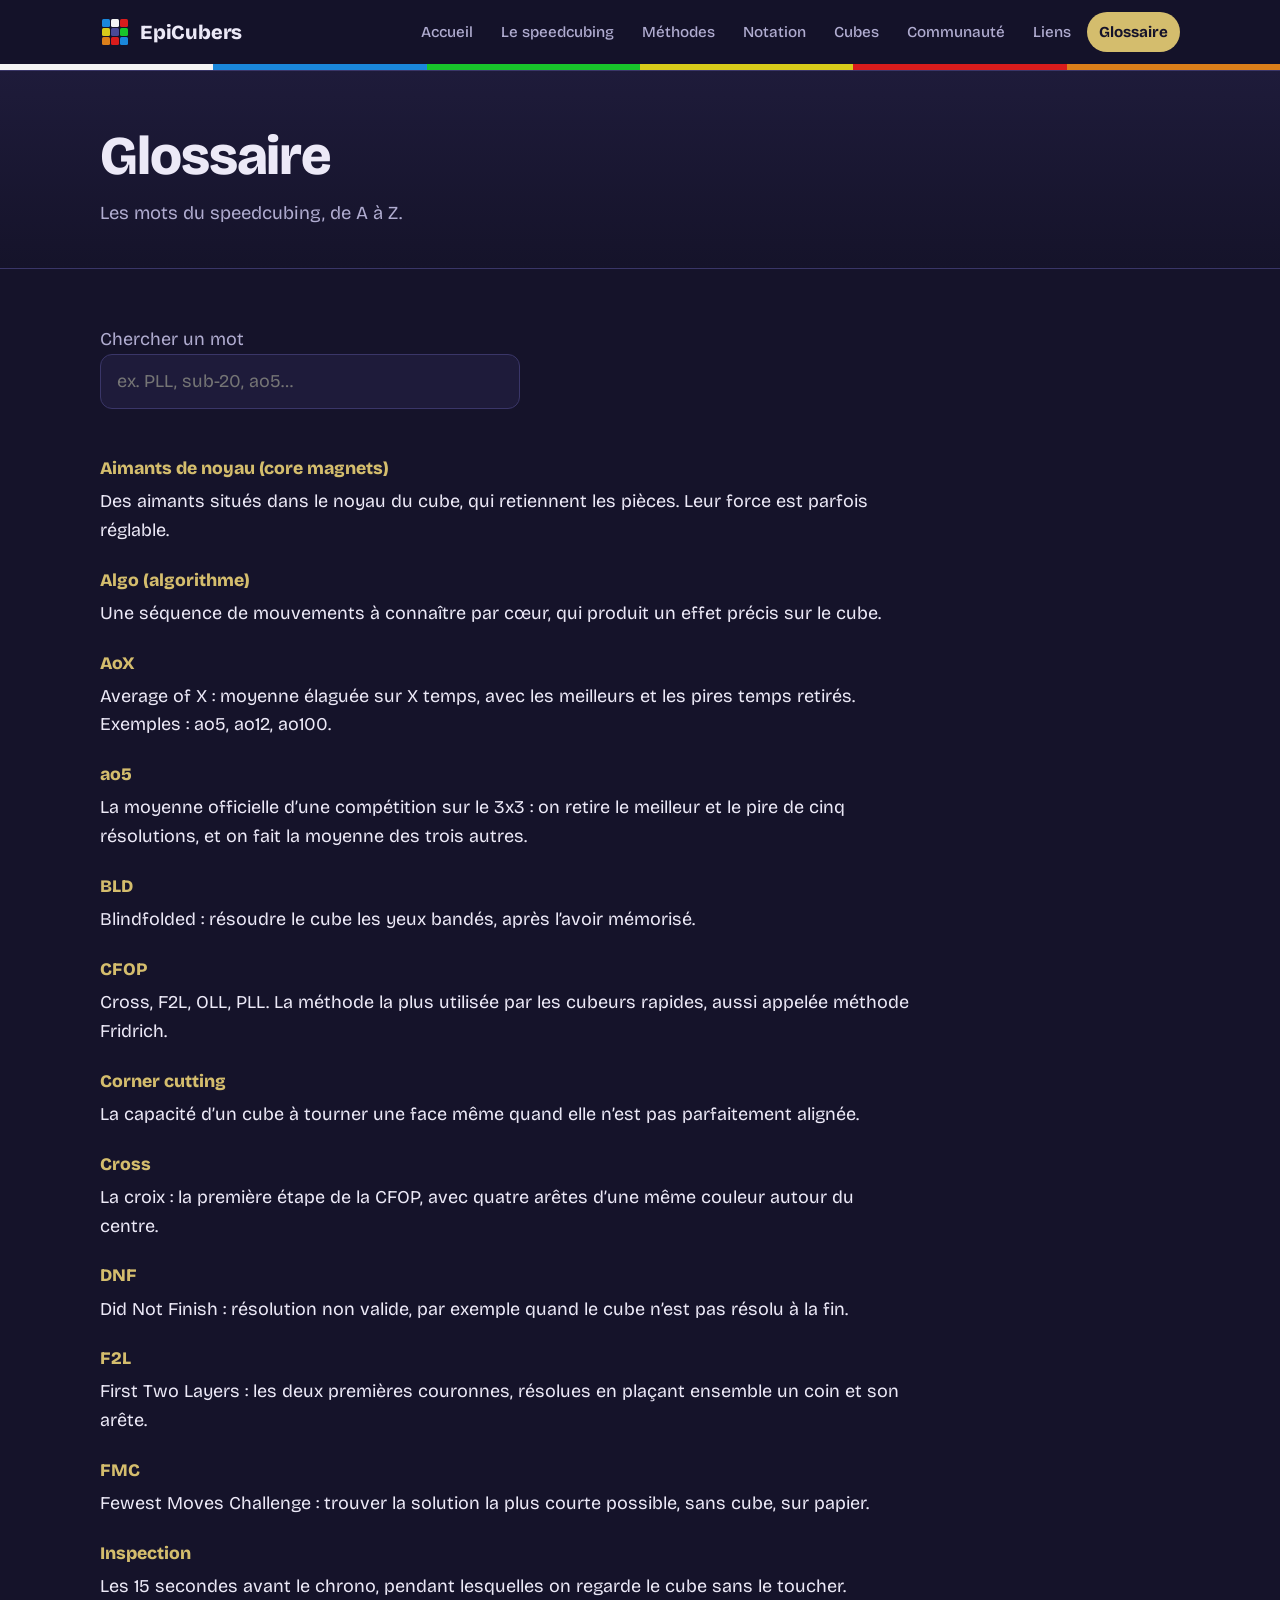
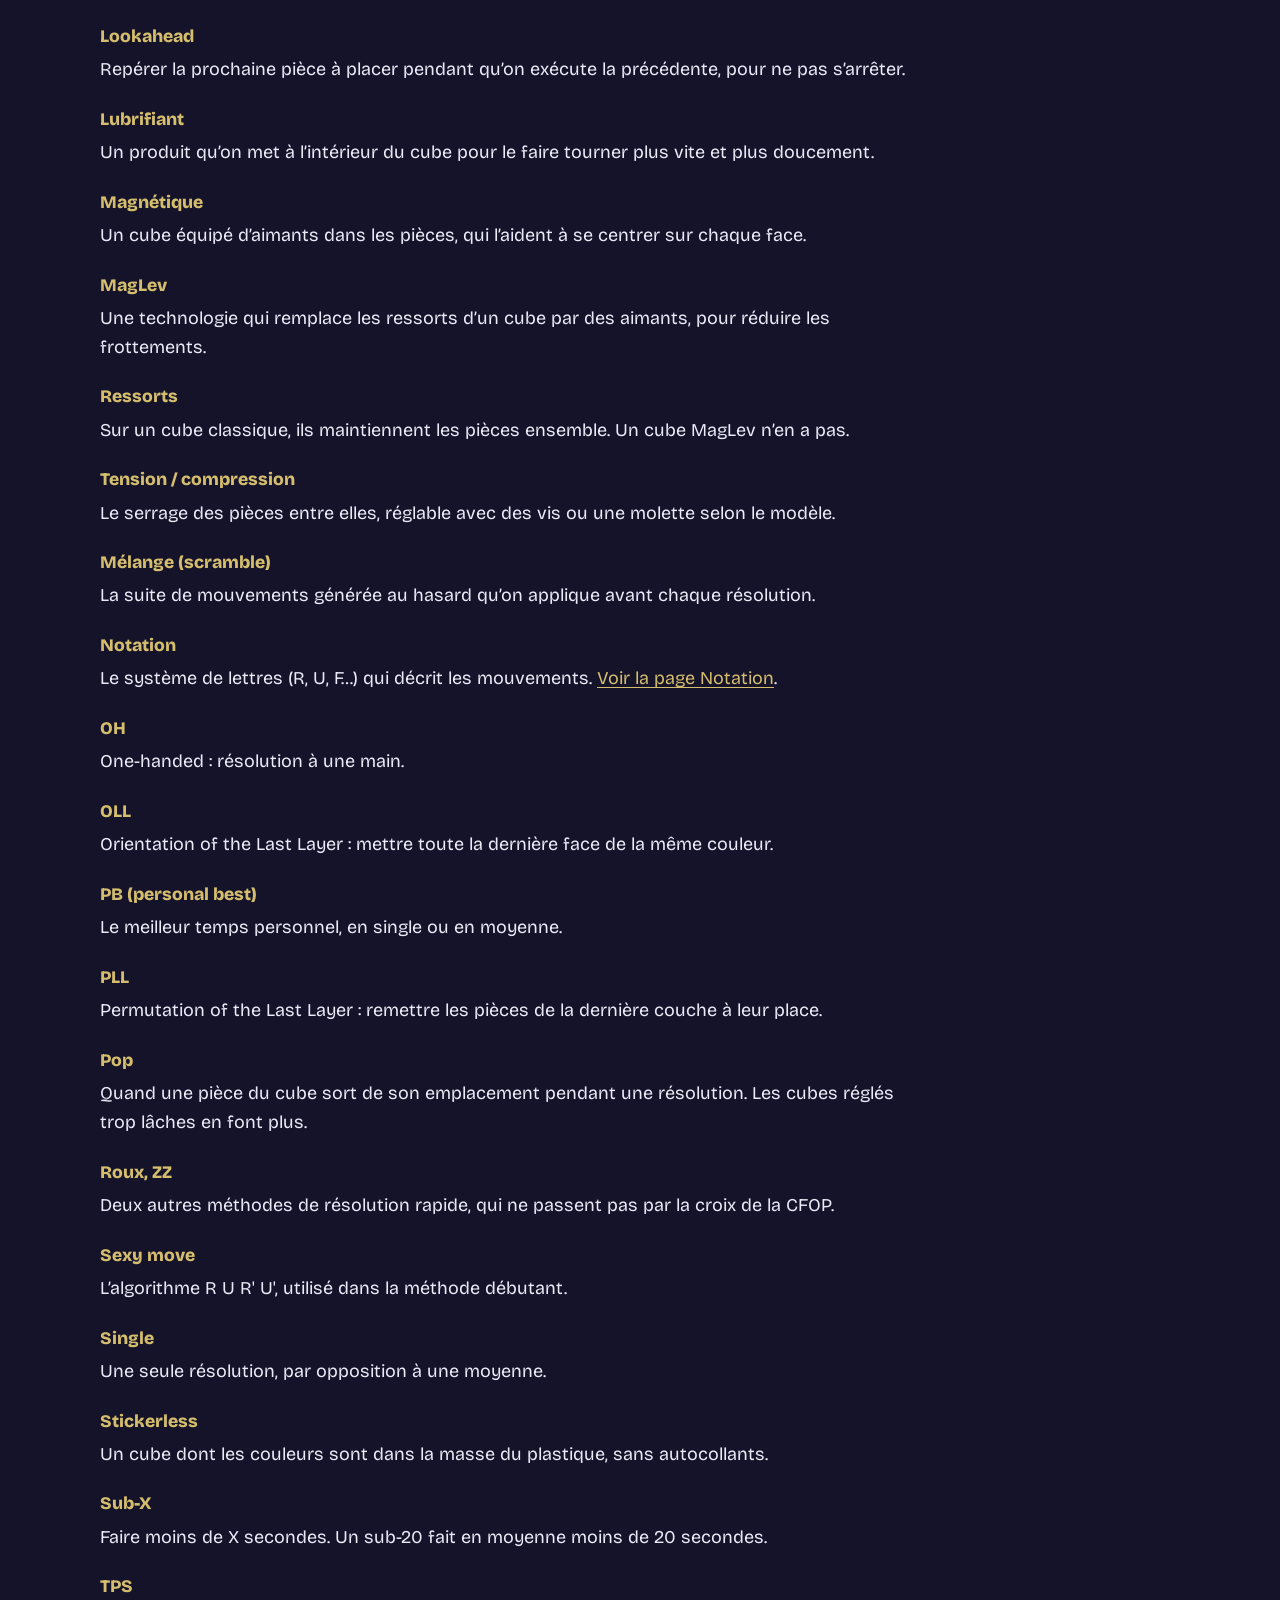
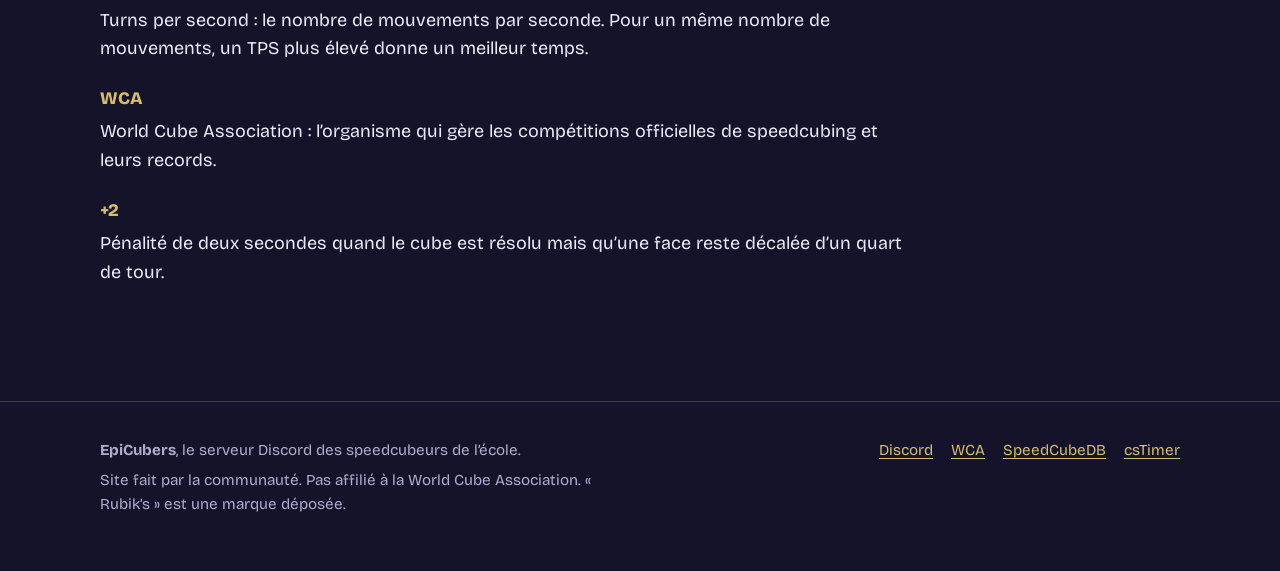
<file: glossaire.html>
<!doctype html>
<html lang="fr">
<head>
<meta charset="utf-8">
<meta name="viewport" content="width=device-width, initial-scale=1">
<title>Glossaire du speedcubing — EpiCubers</title>
<meta name="description" content="Définition des termes du speedcubing : AoX, F2L, OLL, PLL, TPS, sub-X, WCA et plus.">
<meta name="theme-color" content="#15132a">
<link rel="icon" href="assets/favicon.svg" type="image/svg+xml">
<link rel="preconnect" href="https://fonts.googleapis.com">
<link rel="preconnect" href="https://fonts.gstatic.com" crossorigin>
<link href="https://fonts.googleapis.com/css2?family=Bricolage+Grotesque:opsz,wght@12..96,400;12..96,500;12..96,700;12..96,800&family=JetBrains+Mono:wght@500;700&display=swap" rel="stylesheet">
<link rel="stylesheet" href="css/style.css">

</head>
<body>
<a class="skip" href="#contenu">Aller au contenu</a>
<header class="site-header">
  <div class="wrap">
    <a class="brand" href="index.html"><svg viewBox="0 0 30 30" aria-hidden="true"><g>
<rect x="2" y="2" width="8" height="8" rx="1.5" fill="#1a87db"/><rect x="11" y="2" width="8" height="8" rx="1.5" fill="#f4f4f4"/><rect x="20" y="2" width="8" height="8" rx="1.5" fill="#d91c1c"/>
<rect x="2" y="11" width="8" height="8" rx="1.5" fill="#d8cb1a"/><rect x="11" y="11" width="8" height="8" rx="1.5" fill="#4b4a96"/><rect x="20" y="11" width="8" height="8" rx="1.5" fill="#18c52b"/>
<rect x="2" y="20" width="8" height="8" rx="1.5" fill="#dc7f1a"/><rect x="11" y="20" width="8" height="8" rx="1.5" fill="#d91c1c"/><rect x="20" y="20" width="8" height="8" rx="1.5" fill="#1a87db"/></g></svg><span>EpiCubers</span></a>
    <button class="menu-btn" aria-expanded="false" aria-controls="nav">Menu</button>
    <nav class="nav" id="nav" aria-label="Navigation principale"><a href="index.html">Accueil</a><a href="speedcubing.html">Le speedcubing</a><a href="methodes.html">Méthodes</a><a href="notation.html">Notation</a><a href="cubes.html">Cubes</a><a href="communaute.html">Communauté</a><a href="liens.html">Liens</a><a href="glossaire.html" aria-current="page">Glossaire</a></nav>
  </div>
  <div class="stripe"></div>
</header>
<main id="contenu">
<div class="page-head"><div class="wrap"><h1>Glossaire</h1><p>Les mots du speedcubing, de A à Z.</p></div></div>

<section>
  <div class="wrap">
    <label for="gloss-search" class="muted">Chercher un mot</label><br>
    <input id="gloss-search" class="search" type="search" placeholder="ex. PLL, sub-20, ao5…" autocomplete="off">
    <dl class="gloss">
<dt>Aimants de noyau (core magnets)</dt><dd>Des aimants situés dans le noyau du cube, qui retiennent les pièces. Leur force est parfois réglable.</dd>
<dt>Algo (algorithme)</dt><dd>Une séquence de mouvements à connaître par cœur, qui produit un effet précis sur le cube.</dd>
<dt>AoX</dt><dd>Average of X : moyenne élaguée sur X temps, avec les meilleurs et les pires temps retirés. Exemples : ao5, ao12, ao100.</dd>
<dt>ao5</dt><dd>La moyenne officielle d’une compétition sur le 3x3 : on retire le meilleur et le pire de cinq résolutions, et on fait la moyenne des trois autres.</dd>
<dt>BLD</dt><dd>Blindfolded : résoudre le cube les yeux bandés, après l’avoir mémorisé.</dd>
<dt>CFOP</dt><dd>Cross, F2L, OLL, PLL. La méthode la plus utilisée par les cubeurs rapides, aussi appelée méthode Fridrich.</dd>
<dt>Corner cutting</dt><dd>La capacité d’un cube à tourner une face même quand elle n’est pas parfaitement alignée.</dd>
<dt>Cross</dt><dd>La croix : la première étape de la CFOP, avec quatre arêtes d’une même couleur autour du centre.</dd>
<dt>DNF</dt><dd>Did Not Finish : résolution non valide, par exemple quand le cube n’est pas résolu à la fin.</dd>
<dt>F2L</dt><dd>First Two Layers : les deux premières couronnes, résolues en plaçant ensemble un coin et son arête.</dd>
<dt>FMC</dt><dd>Fewest Moves Challenge : trouver la solution la plus courte possible, sans cube, sur papier.</dd>
<dt>Inspection</dt><dd>Les 15 secondes avant le chrono, pendant lesquelles on regarde le cube sans le toucher.</dd>
<dt>Lookahead</dt><dd>Repérer la prochaine pièce à placer pendant qu’on exécute la précédente, pour ne pas s’arrêter.</dd>
<dt>Lubrifiant</dt><dd>Un produit qu’on met à l’intérieur du cube pour le faire tourner plus vite et plus doucement.</dd>
<dt>Magnétique</dt><dd>Un cube équipé d’aimants dans les pièces, qui l’aident à se centrer sur chaque face.</dd>
<dt>MagLev</dt><dd>Une technologie qui remplace les ressorts d’un cube par des aimants, pour réduire les frottements.</dd>
<dt>Ressorts</dt><dd>Sur un cube classique, ils maintiennent les pièces ensemble. Un cube MagLev n’en a pas.</dd>
<dt>Tension / compression</dt><dd>Le serrage des pièces entre elles, réglable avec des vis ou une molette selon le modèle.</dd>
<dt>Mélange (scramble)</dt><dd>La suite de mouvements générée au hasard qu’on applique avant chaque résolution.</dd>
<dt>Notation</dt><dd>Le système de lettres (R, U, F…) qui décrit les mouvements. <a href="notation.html">Voir la page Notation</a>.</dd>
<dt>OH</dt><dd>One-handed : résolution à une main.</dd>
<dt>OLL</dt><dd>Orientation of the Last Layer : mettre toute la dernière face de la même couleur.</dd>
<dt>PB (personal best)</dt><dd>Le meilleur temps personnel, en single ou en moyenne.</dd>
<dt>PLL</dt><dd>Permutation of the Last Layer : remettre les pièces de la dernière couche à leur place.</dd>
<dt>Pop</dt><dd>Quand une pièce du cube sort de son emplacement pendant une résolution. Les cubes réglés trop lâches en font plus.</dd>
<dt>Roux, ZZ</dt><dd>Deux autres méthodes de résolution rapide, qui ne passent pas par la croix de la CFOP.</dd>
<dt>Sexy move</dt><dd>L’algorithme R U R' U', utilisé dans la méthode débutant.</dd>
<dt>Single</dt><dd>Une seule résolution, par opposition à une moyenne.</dd>
<dt>Stickerless</dt><dd>Un cube dont les couleurs sont dans la masse du plastique, sans autocollants.</dd>
<dt>Sub-X</dt><dd>Faire moins de X secondes. Un sub-20 fait en moyenne moins de 20 secondes.</dd>
<dt>TPS</dt><dd>Turns per second : le nombre de mouvements par seconde. Pour un même nombre de mouvements, un TPS plus élevé donne un meilleur temps.</dd>
<dt>WCA</dt><dd>World Cube Association : l’organisme qui gère les compétitions officielles de speedcubing et leurs records.</dd>
<dt>+2</dt><dd>Pénalité de deux secondes quand le cube est résolu mais qu’une face reste décalée d’un quart de tour.</dd>
    </dl>
  </div>
</section>

</main>
<footer class="site-footer">
  <div class="wrap">
    <div>
      <p><strong>EpiCubers</strong>, le serveur Discord des speedcubeurs de l’école.</p>
      <p>Site fait par la communauté. Pas affilié à la World Cube Association. « Rubik’s » est une marque déposée.</p>
    </div>
    <ul>
      <li><a href="https://discord.gg/vQwt4qZUBm">Discord</a></li>
      <li><a href="https://www.worldcubeassociation.org/">WCA</a></li>
      <li><a href="https://speedcubedb.com/">SpeedCubeDB</a></li>
      <li><a href="https://cstimer.net/">csTimer</a></li>
    </ul>
  </div>
</footer>
<script src="js/main.js"></script>
</body>
</html>
</file>
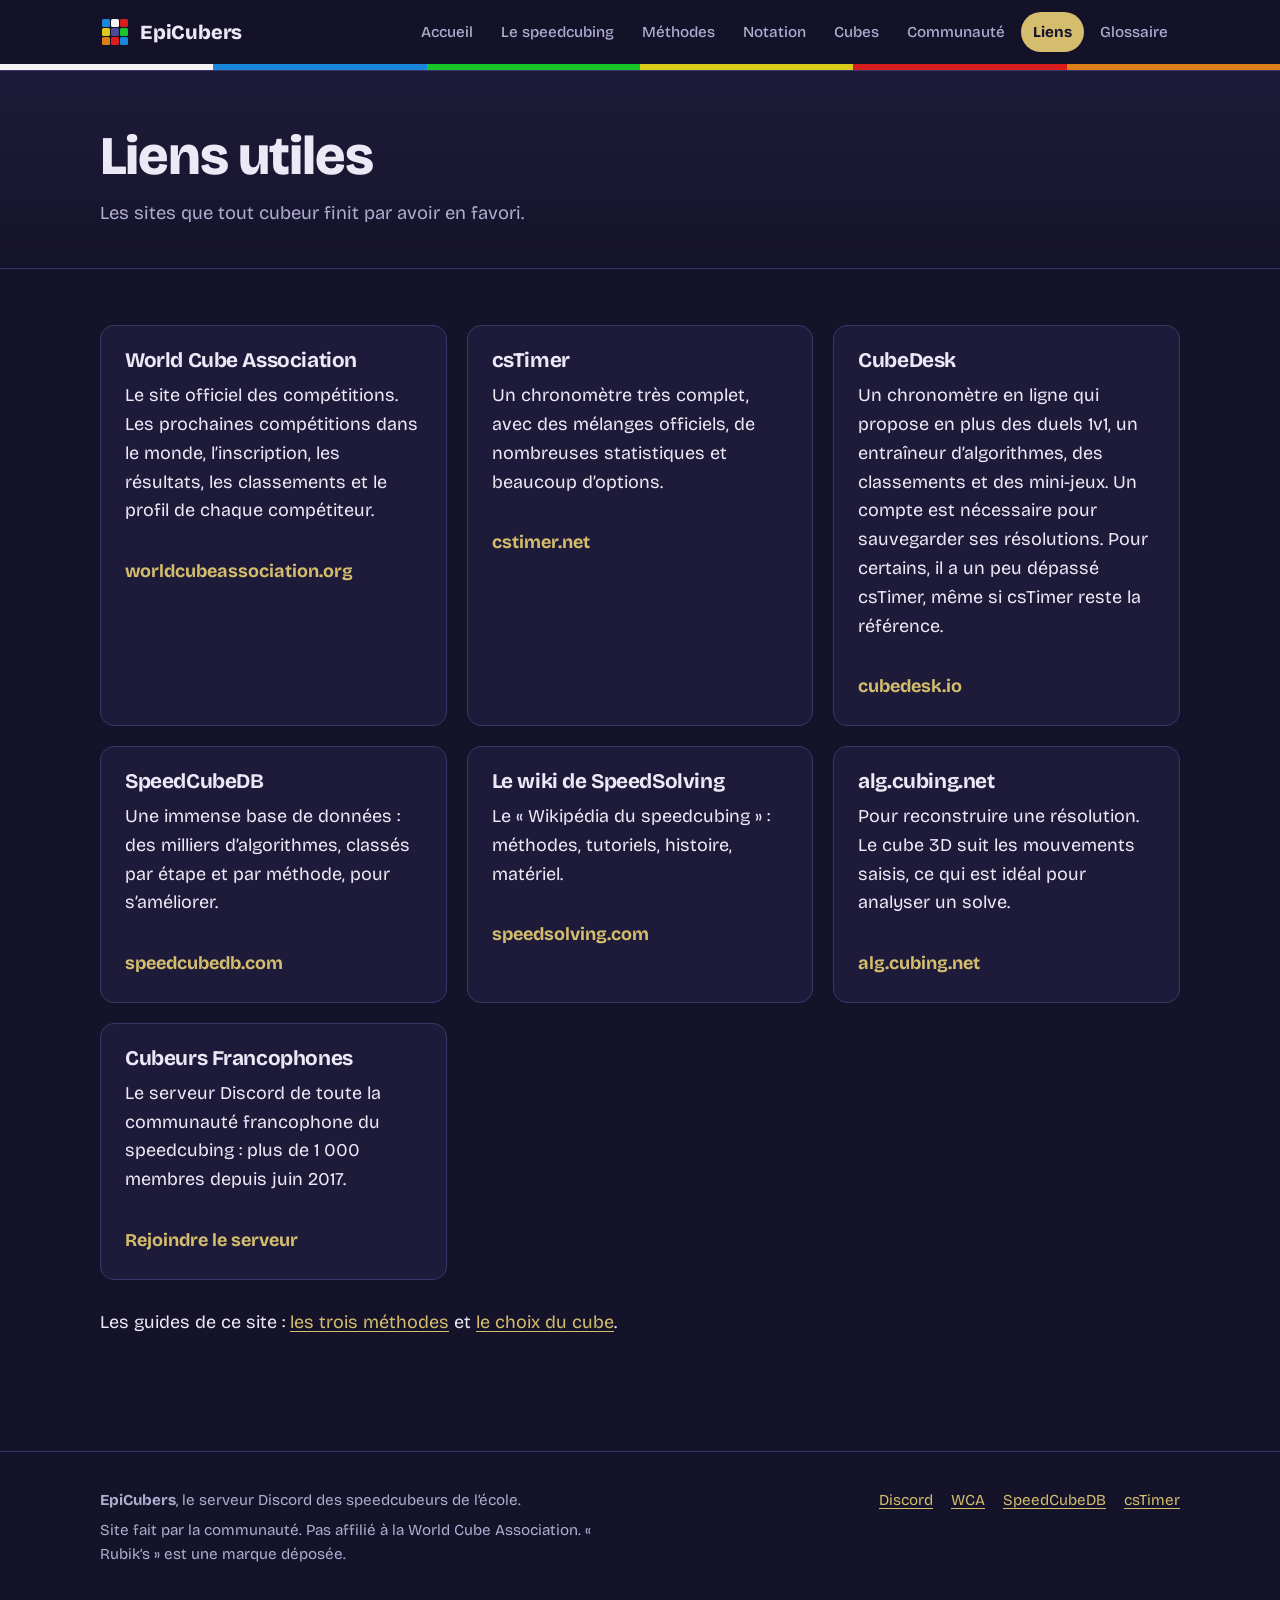
<file: liens.html>
<!doctype html>
<html lang="fr">
<head>
<meta charset="utf-8">
<meta name="viewport" content="width=device-width, initial-scale=1">
<title>Liens utiles du speedcubing — EpiCubers</title>
<meta name="description" content="WCA, csTimer, SpeedCubeDB, wiki de SpeedSolving, alg.cubing.net : les sites utiles pour progresser.">
<meta name="theme-color" content="#15132a">
<link rel="icon" href="assets/favicon.svg" type="image/svg+xml">
<link rel="preconnect" href="https://fonts.googleapis.com">
<link rel="preconnect" href="https://fonts.gstatic.com" crossorigin>
<link href="https://fonts.googleapis.com/css2?family=Bricolage+Grotesque:opsz,wght@12..96,400;12..96,500;12..96,700;12..96,800&family=JetBrains+Mono:wght@500;700&display=swap" rel="stylesheet">
<link rel="stylesheet" href="css/style.css">

</head>
<body>
<a class="skip" href="#contenu">Aller au contenu</a>
<header class="site-header">
  <div class="wrap">
    <a class="brand" href="index.html"><svg viewBox="0 0 30 30" aria-hidden="true"><g>
<rect x="2" y="2" width="8" height="8" rx="1.5" fill="#1a87db"/><rect x="11" y="2" width="8" height="8" rx="1.5" fill="#f4f4f4"/><rect x="20" y="2" width="8" height="8" rx="1.5" fill="#d91c1c"/>
<rect x="2" y="11" width="8" height="8" rx="1.5" fill="#d8cb1a"/><rect x="11" y="11" width="8" height="8" rx="1.5" fill="#4b4a96"/><rect x="20" y="11" width="8" height="8" rx="1.5" fill="#18c52b"/>
<rect x="2" y="20" width="8" height="8" rx="1.5" fill="#dc7f1a"/><rect x="11" y="20" width="8" height="8" rx="1.5" fill="#d91c1c"/><rect x="20" y="20" width="8" height="8" rx="1.5" fill="#1a87db"/></g></svg><span>EpiCubers</span></a>
    <button class="menu-btn" aria-expanded="false" aria-controls="nav">Menu</button>
    <nav class="nav" id="nav" aria-label="Navigation principale"><a href="index.html">Accueil</a><a href="speedcubing.html">Le speedcubing</a><a href="methodes.html">Méthodes</a><a href="notation.html">Notation</a><a href="cubes.html">Cubes</a><a href="communaute.html">Communauté</a><a href="liens.html" aria-current="page">Liens</a><a href="glossaire.html">Glossaire</a></nav>
  </div>
  <div class="stripe"></div>
</header>
<main id="contenu">
<div class="page-head"><div class="wrap"><h1>Liens utiles</h1><p>Les sites que tout cubeur finit par avoir en favori.</p></div></div>

<section>
  <div class="wrap">
    <div class="grid c2">
      <a class="card" href="https://www.worldcubeassociation.org/"><h3>World Cube Association</h3><p>Le site officiel des compétitions. Les prochaines compétitions dans le monde, l’inscription, les résultats, les classements et le profil de chaque compétiteur.</p><span class="go">worldcubeassociation.org</span></a>
      <a class="card" href="https://cstimer.net/"><h3>csTimer</h3><p>Un chronomètre très complet, avec des mélanges officiels, de nombreuses statistiques et beaucoup d’options.</p><span class="go">cstimer.net</span></a>
      <a class="card" href="https://cubedesk.io/"><h3>CubeDesk</h3><p>Un chronomètre en ligne qui propose en plus des duels 1v1, un entraîneur d’algorithmes, des classements et des mini-jeux. Un compte est nécessaire pour sauvegarder ses résolutions. Pour certains, il a un peu dépassé csTimer, même si csTimer reste la référence.</p><span class="go">cubedesk.io</span></a>
      <a class="card" href="https://speedcubedb.com/"><h3>SpeedCubeDB</h3><p>Une immense base de données : des milliers d’algorithmes, classés par étape et par méthode, pour s’améliorer.</p><span class="go">speedcubedb.com</span></a>
      <a class="card" href="https://www.speedsolving.com/wiki/index.php/Main_Page"><h3>Le wiki de SpeedSolving</h3><p>Le « Wikipédia du speedcubing » : méthodes, tutoriels, histoire, matériel.</p><span class="go">speedsolving.com</span></a>
      <a class="card" href="https://alg.cubing.net/"><h3>alg.cubing.net</h3><p>Pour reconstruire une résolution. Le cube 3D suit les mouvements saisis, ce qui est idéal pour analyser un solve.</p><span class="go">alg.cubing.net</span></a>
      <a class="card" href="https://discord.gg/MZ75mtHdGZ"><h3>Cubeurs Francophones</h3><p>Le serveur Discord de toute la communauté francophone du speedcubing : plus de 1 000 membres depuis juin 2017.</p><span class="go">Rejoindre le serveur</span></a>
    </div>
    <p style="margin-top:28px">Les guides de ce site : <a href="methodes.html">les trois méthodes</a> et <a href="cubes.html">le choix du cube</a>.</p>
  </div>
</section>

</main>
<footer class="site-footer">
  <div class="wrap">
    <div>
      <p><strong>EpiCubers</strong>, le serveur Discord des speedcubeurs de l’école.</p>
      <p>Site fait par la communauté. Pas affilié à la World Cube Association. « Rubik’s » est une marque déposée.</p>
    </div>
    <ul>
      <li><a href="https://discord.gg/vQwt4qZUBm">Discord</a></li>
      <li><a href="https://www.worldcubeassociation.org/">WCA</a></li>
      <li><a href="https://speedcubedb.com/">SpeedCubeDB</a></li>
      <li><a href="https://cstimer.net/">csTimer</a></li>
    </ul>
  </div>
</footer>
<script src="js/main.js"></script>
</body>
</html>
</file>
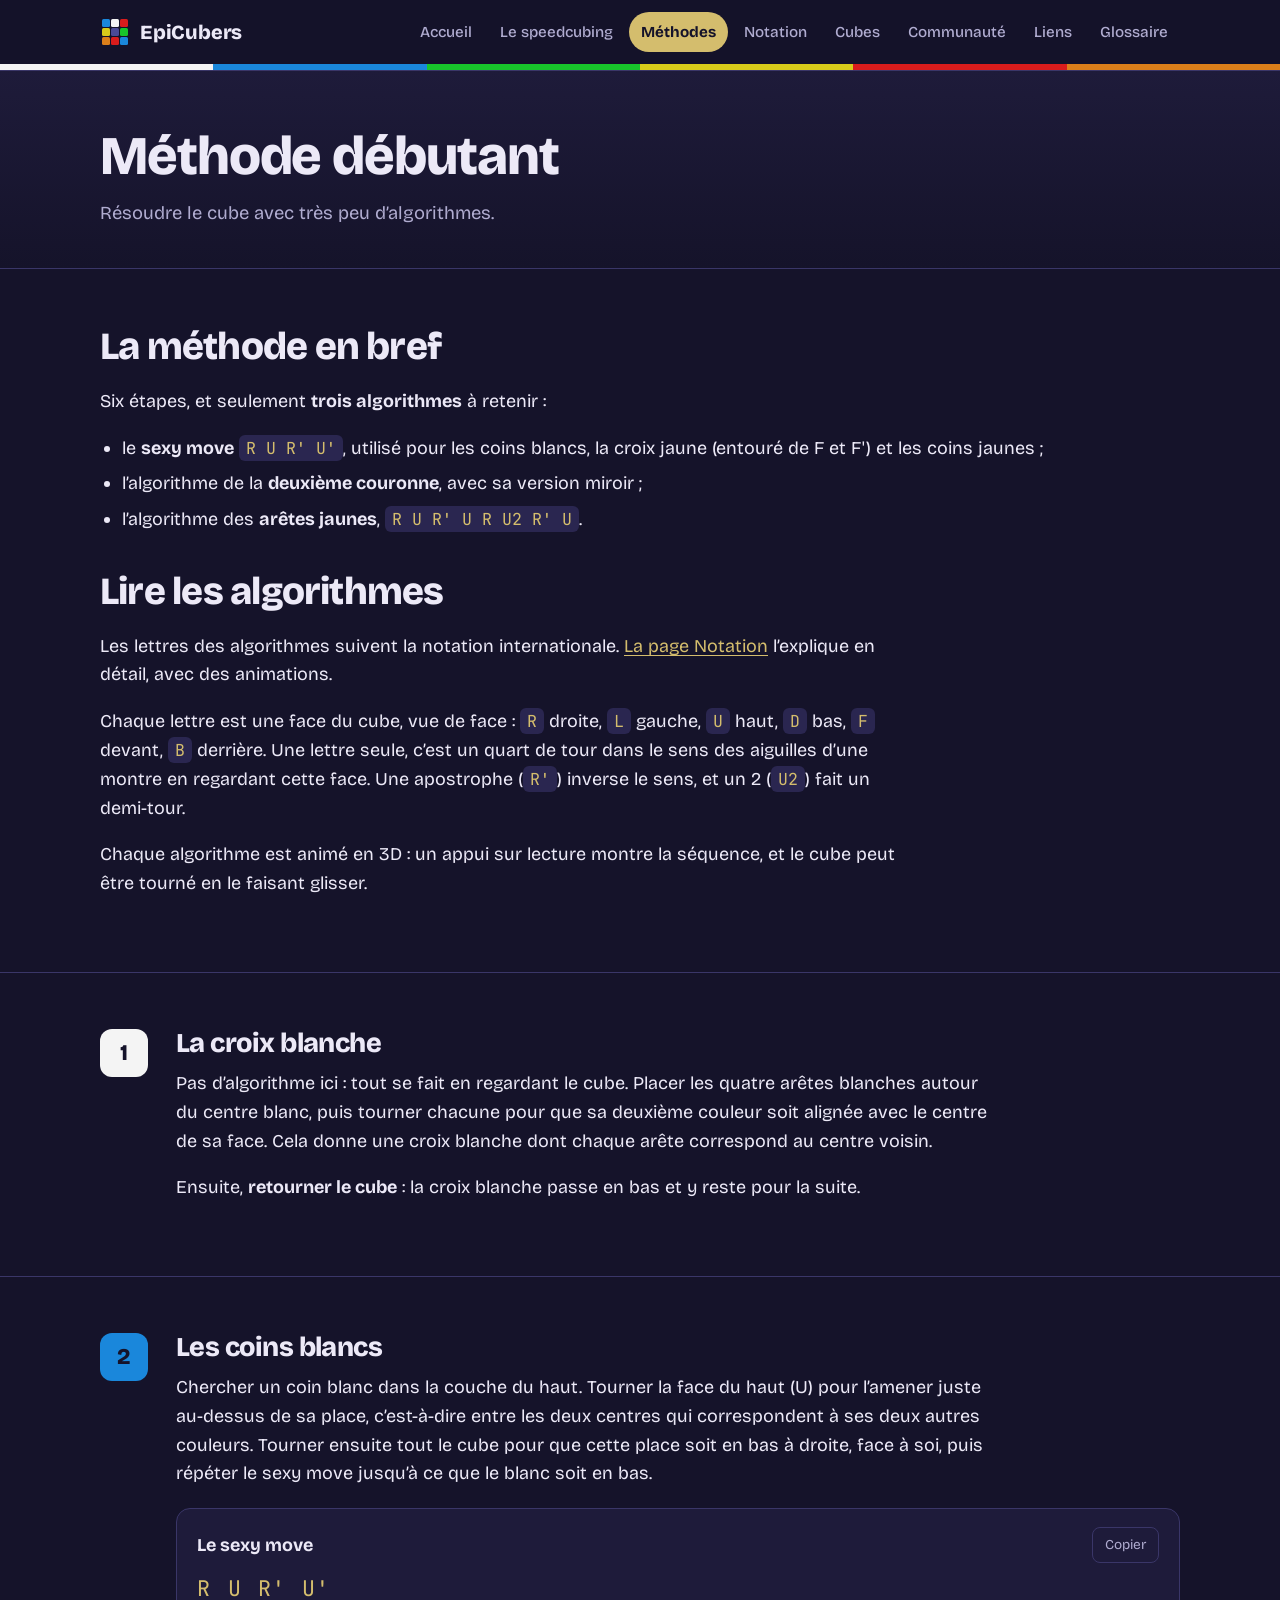
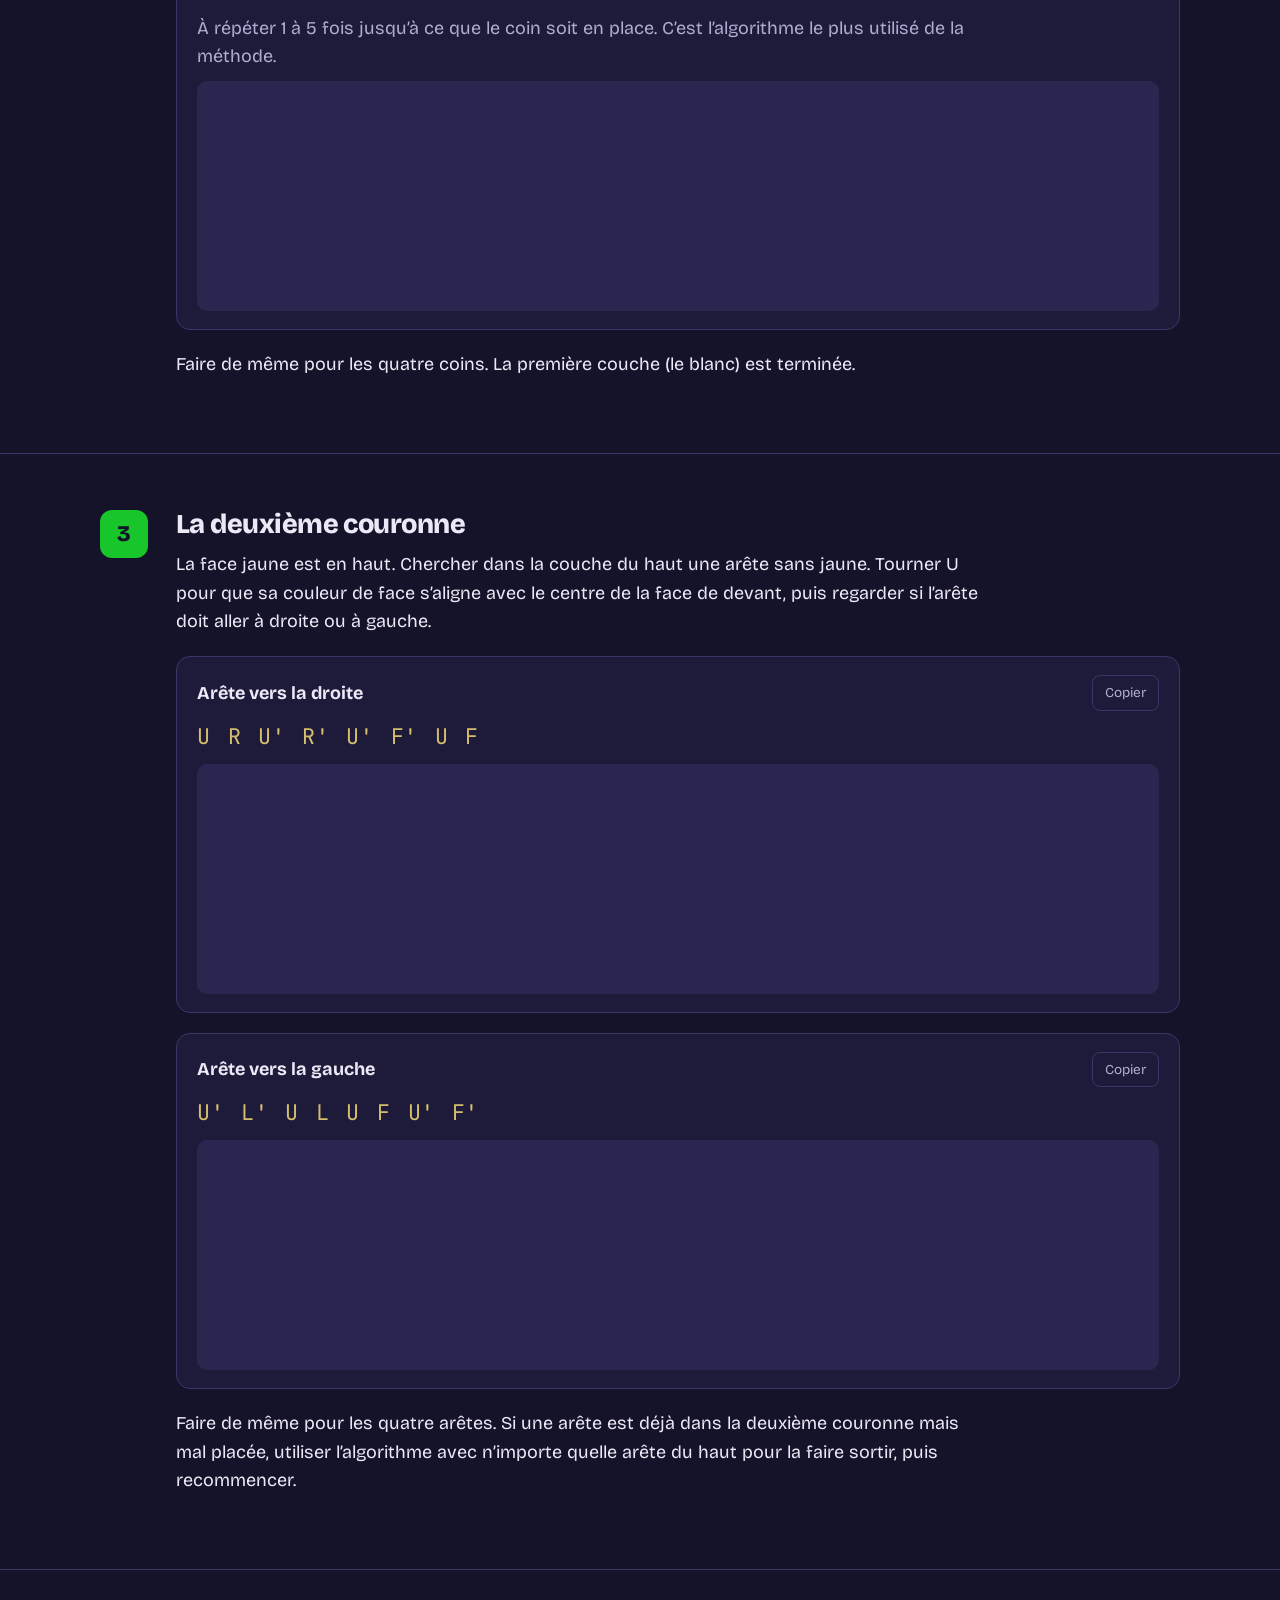
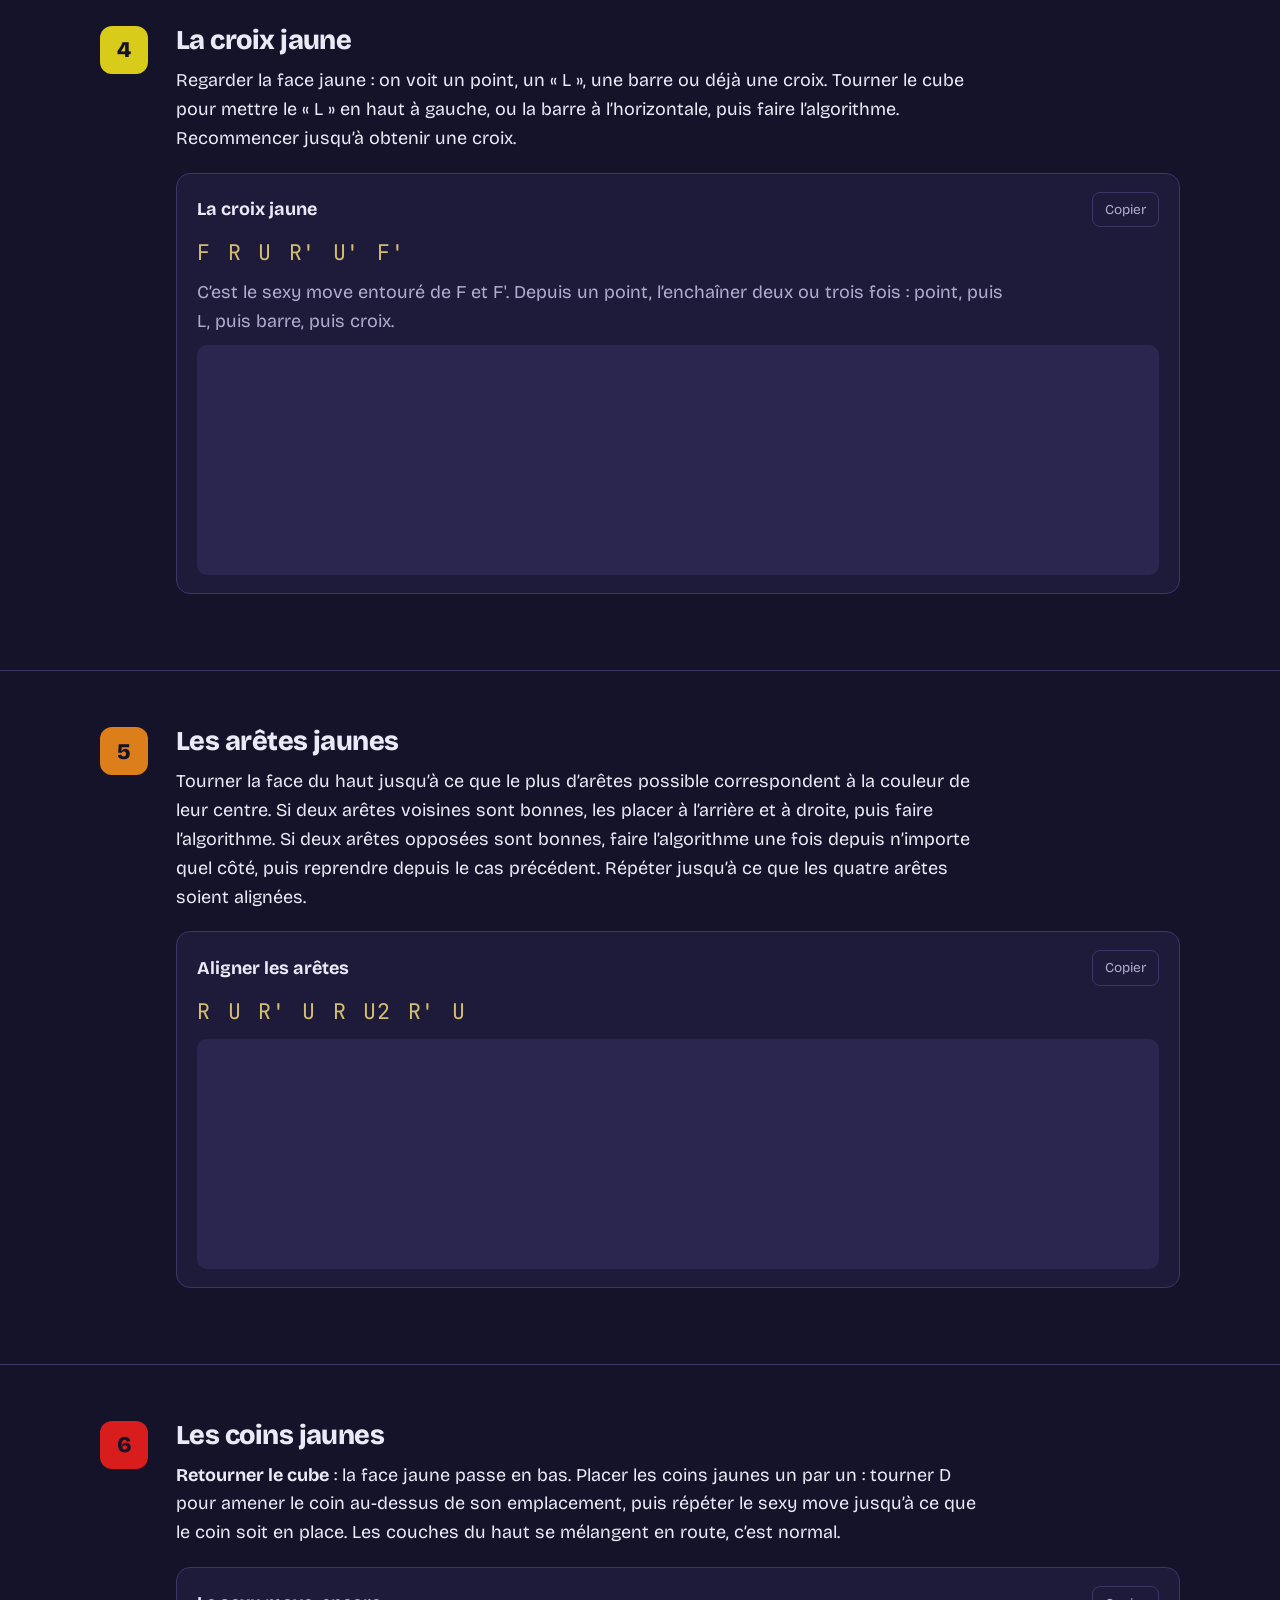
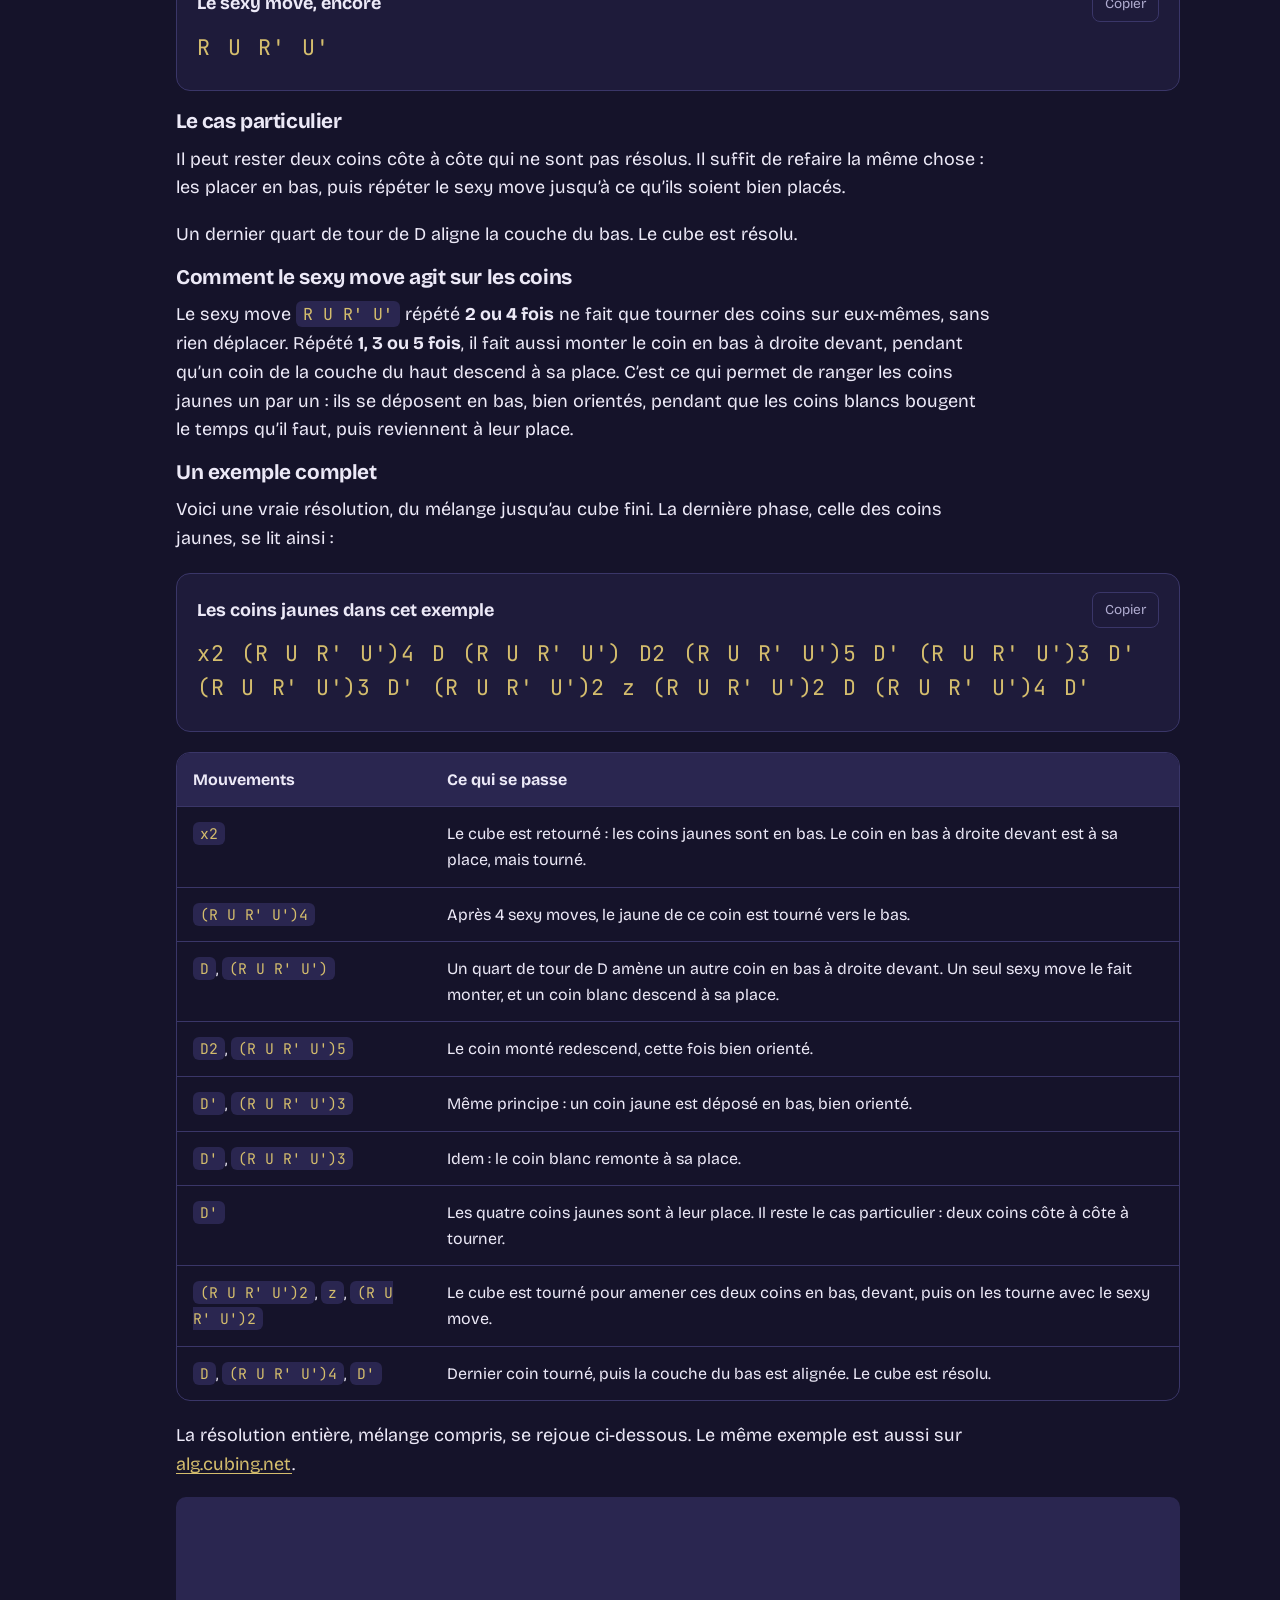
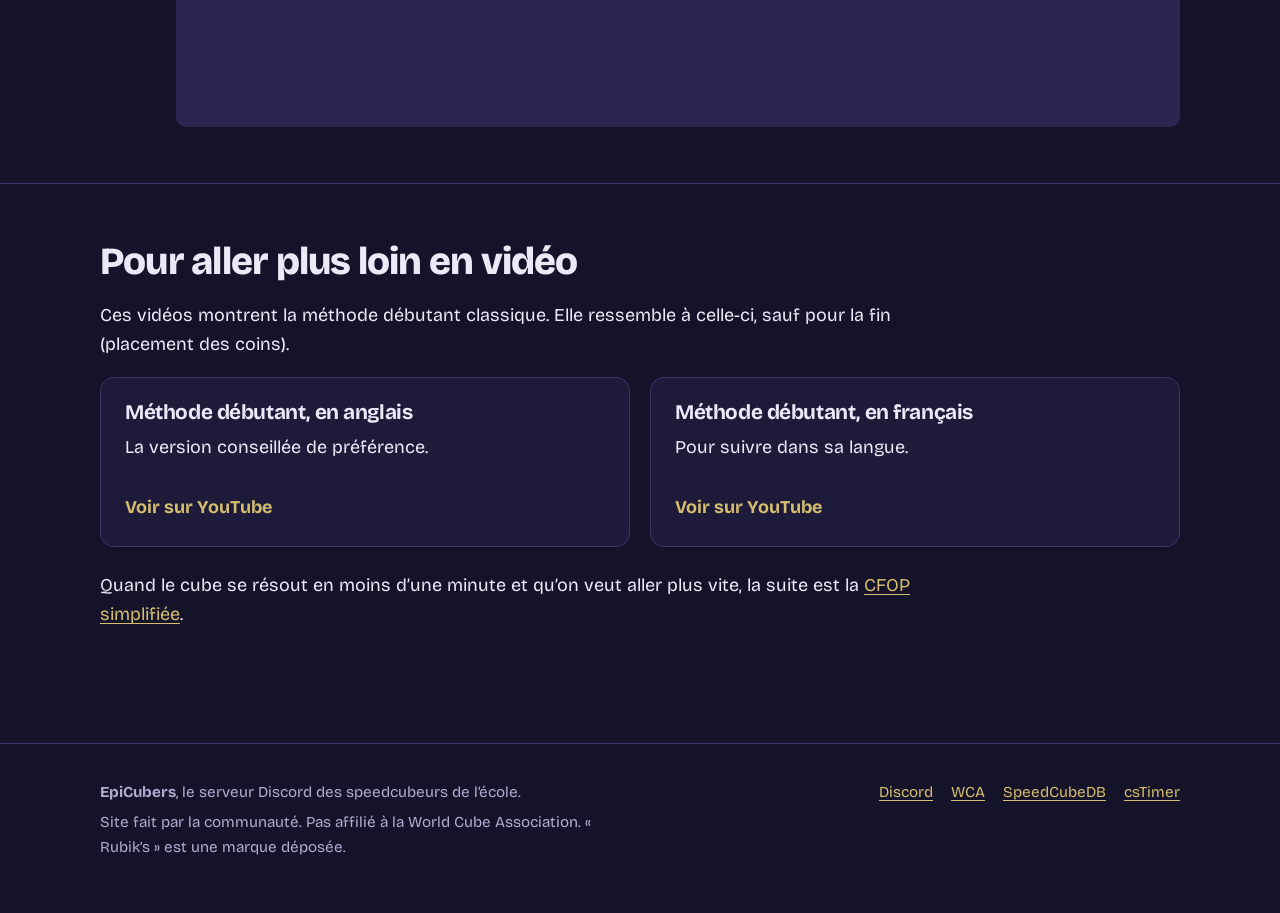
<file: methode-debutant.html>
<!doctype html>
<html lang="fr">
<head>
<meta charset="utf-8">
<meta name="viewport" content="width=device-width, initial-scale=1">
<title>Méthode débutant — résoudre le Rubik’s cube — EpiCubers</title>
<meta name="description" content="Une méthode pour résoudre le Rubik’s cube avec trois algorithmes, avec animations 3D de chaque séquence.">
<meta name="theme-color" content="#15132a">
<link rel="icon" href="assets/favicon.svg" type="image/svg+xml">
<link rel="preconnect" href="https://fonts.googleapis.com">
<link rel="preconnect" href="https://fonts.gstatic.com" crossorigin>
<link href="https://fonts.googleapis.com/css2?family=Bricolage+Grotesque:opsz,wght@12..96,400;12..96,500;12..96,700;12..96,800&family=JetBrains+Mono:wght@500;700&display=swap" rel="stylesheet">
<link rel="stylesheet" href="css/style.css">
<script type="module" src="https://cdn.cubing.net/v0/js/cubing/twisty"></script>
</head>
<body>
<a class="skip" href="#contenu">Aller au contenu</a>
<header class="site-header">
  <div class="wrap">
    <a class="brand" href="index.html"><svg viewBox="0 0 30 30" aria-hidden="true"><g>
<rect x="2" y="2" width="8" height="8" rx="1.5" fill="#1a87db"/><rect x="11" y="2" width="8" height="8" rx="1.5" fill="#f4f4f4"/><rect x="20" y="2" width="8" height="8" rx="1.5" fill="#d91c1c"/>
<rect x="2" y="11" width="8" height="8" rx="1.5" fill="#d8cb1a"/><rect x="11" y="11" width="8" height="8" rx="1.5" fill="#4b4a96"/><rect x="20" y="11" width="8" height="8" rx="1.5" fill="#18c52b"/>
<rect x="2" y="20" width="8" height="8" rx="1.5" fill="#dc7f1a"/><rect x="11" y="20" width="8" height="8" rx="1.5" fill="#d91c1c"/><rect x="20" y="20" width="8" height="8" rx="1.5" fill="#1a87db"/></g></svg><span>EpiCubers</span></a>
    <button class="menu-btn" aria-expanded="false" aria-controls="nav">Menu</button>
    <nav class="nav" id="nav" aria-label="Navigation principale"><a href="index.html">Accueil</a><a href="speedcubing.html">Le speedcubing</a><a href="methodes.html" aria-current="page">Méthodes</a><a href="notation.html">Notation</a><a href="cubes.html">Cubes</a><a href="communaute.html">Communauté</a><a href="liens.html">Liens</a><a href="glossaire.html">Glossaire</a></nav>
  </div>
  <div class="stripe"></div>
</header>
<main id="contenu">
<div class="page-head"><div class="wrap"><h1>Méthode débutant</h1><p>Résoudre le cube avec très peu d’algorithmes.</p></div></div>

<section>
  <div class="wrap">
    <h2>La méthode en bref</h2>
    <p>Six étapes, et seulement <strong>trois algorithmes</strong> à retenir :</p>
    <ul class="clean">
      <li>le <strong>sexy move</strong> <kbd>R U R' U'</kbd>, utilisé pour les coins blancs, la croix jaune (entouré de F et F') et les coins jaunes ;</li>
      <li>l’algorithme de la <strong>deuxième couronne</strong>, avec sa version miroir ;</li>
      <li>l’algorithme des <strong>arêtes jaunes</strong>, <kbd>R U R' U R U2 R' U</kbd>.</li>
    </ul>
    <h2 style="margin-top:36px">Lire les algorithmes</h2>
    <p>Les lettres des algorithmes suivent la notation internationale. <a href="notation.html">La page Notation</a> l’explique en détail, avec des animations.</p>
    <p>Chaque lettre est une face du cube, vue de face : <kbd>R</kbd> droite, <kbd>L</kbd> gauche, <kbd>U</kbd> haut, <kbd>D</kbd> bas, <kbd>F</kbd> devant, <kbd>B</kbd> derrière. Une lettre seule, c’est un quart de tour dans le sens des aiguilles d’une montre en regardant cette face. Une apostrophe (<kbd>R'</kbd>) inverse le sens, et un 2 (<kbd>U2</kbd>) fait un demi-tour.</p>
    <p>Chaque algorithme est animé en 3D : un appui sur lecture montre la séquence, et le cube peut être tourné en le faisant glisser.</p>
  </div>
</section>
<section><div class="wrap"><div class="step"><div class="step-num" style="--c:var(--white)">1</div><div>
<h2>La croix blanche</h2>
<p>Pas d’algorithme ici : tout se fait en regardant le cube. Placer les quatre arêtes blanches autour du centre blanc, puis tourner chacune pour que sa deuxième couleur soit alignée avec le centre de sa face. Cela donne une croix blanche dont chaque arête correspond au centre voisin.</p>
<p>Ensuite, <strong>retourner le cube</strong> : la croix blanche passe en bas et y reste pour la suite.</p>
</div></div></div></section>
<section><div class="wrap"><div class="step"><div class="step-num" style="--c:var(--blue)">2</div><div>
<h2>Les coins blancs</h2>
<p>Chercher un coin blanc dans la couche du haut. Tourner la face du haut (U) pour l’amener juste au-dessus de sa place, c’est-à-dire entre les deux centres qui correspondent à ses deux autres couleurs. Tourner ensuite tout le cube pour que cette place soit en bas à droite, face à soi, puis répéter le sexy move jusqu’à ce que le blanc soit en bas.</p><div class="algo">
  <div class="algo-top"><span class="algo-name">Le sexy move</span><button class="copy" type="button">Copier</button></div>
  <code>R U R' U'</code><p class="muted" style="margin:6px 0 0">À répéter 1 à 5 fois jusqu’à ce que le coin soit en place. C’est l’algorithme le plus utilisé de la méthode.</p><div class="player-box"><twisty-player alg="R U R' U'" experimental-setup-anchor="end" visualization="3D" background="none" control-panel="bottom-row" hint-facelets="none"></twisty-player></div>
</div><p>Faire de même pour les quatre coins. La première couche (le blanc) est terminée.</p>
</div></div></div></section>
<section><div class="wrap"><div class="step"><div class="step-num" style="--c:var(--green)">3</div><div>
<h2>La deuxième couronne</h2>
<p>La face jaune est en haut. Chercher dans la couche du haut une arête sans jaune. Tourner U pour que sa couleur de face s’aligne avec le centre de la face de devant, puis regarder si l’arête doit aller à droite ou à gauche.</p><div class="algo">
  <div class="algo-top"><span class="algo-name">Arête vers la droite</span><button class="copy" type="button">Copier</button></div>
  <code>U R U' R' U' F' U F</code><div class="player-box"><twisty-player alg="U R U' R' U' F' U F" experimental-setup-anchor="end" visualization="3D" background="none" control-panel="bottom-row" hint-facelets="none"></twisty-player></div>
</div><div class="algo">
  <div class="algo-top"><span class="algo-name">Arête vers la gauche</span><button class="copy" type="button">Copier</button></div>
  <code>U' L' U L U F U' F'</code><div class="player-box"><twisty-player alg="U' L' U L U F U' F'" experimental-setup-anchor="end" visualization="3D" background="none" control-panel="bottom-row" hint-facelets="none"></twisty-player></div>
</div><p>Faire de même pour les quatre arêtes. Si une arête est déjà dans la deuxième couronne mais mal placée, utiliser l’algorithme avec n’importe quelle arête du haut pour la faire sortir, puis recommencer.</p>
</div></div></div></section>
<section><div class="wrap"><div class="step"><div class="step-num" style="--c:var(--yellow)">4</div><div>
<h2>La croix jaune</h2>
<p>Regarder la face jaune : on voit un point, un « L », une barre ou déjà une croix. Tourner le cube pour mettre le « L » en haut à gauche, ou la barre à l’horizontale, puis faire l’algorithme. Recommencer jusqu’à obtenir une croix.</p><div class="algo">
  <div class="algo-top"><span class="algo-name">La croix jaune</span><button class="copy" type="button">Copier</button></div>
  <code>F R U R' U' F'</code><p class="muted" style="margin:6px 0 0">C’est le sexy move entouré de F et F'. Depuis un point, l’enchaîner deux ou trois fois : point, puis L, puis barre, puis croix.</p><div class="player-box"><twisty-player alg="F R U R' U' F'" experimental-setup-anchor="end" visualization="3D" background="none" control-panel="bottom-row" hint-facelets="none"></twisty-player></div>
</div>
</div></div></div></section>
<section><div class="wrap"><div class="step"><div class="step-num" style="--c:var(--orange)">5</div><div>
<h2>Les arêtes jaunes</h2>
<p>Tourner la face du haut jusqu’à ce que le plus d’arêtes possible correspondent à la couleur de leur centre. Si deux arêtes voisines sont bonnes, les placer à l’arrière et à droite, puis faire l’algorithme. Si deux arêtes opposées sont bonnes, faire l’algorithme une fois depuis n’importe quel côté, puis reprendre depuis le cas précédent. Répéter jusqu’à ce que les quatre arêtes soient alignées.</p><div class="algo">
  <div class="algo-top"><span class="algo-name">Aligner les arêtes</span><button class="copy" type="button">Copier</button></div>
  <code>R U R' U R U2 R' U</code><div class="player-box"><twisty-player alg="R U R' U R U2 R' U" experimental-setup-anchor="end" visualization="3D" background="none" control-panel="bottom-row" hint-facelets="none"></twisty-player></div>
</div>
</div></div></div></section>
<section><div class="wrap"><div class="step"><div class="step-num" style="--c:var(--red)">6</div><div>
<h2>Les coins jaunes</h2>
<p><strong>Retourner le cube</strong> : la face jaune passe en bas. Placer les coins jaunes un par un : tourner D pour amener le coin au-dessus de son emplacement, puis répéter le sexy move jusqu’à ce que le coin soit en place. Les couches du haut se mélangent en route, c’est normal.</p><div class="algo">
  <div class="algo-top"><span class="algo-name">Le sexy move, encore</span><button class="copy" type="button">Copier</button></div>
  <code>R U R' U'</code>
</div><h3>Le cas particulier</h3>
<p>Il peut rester deux coins côte à côte qui ne sont pas résolus. Il suffit de refaire la même chose : les placer en bas, puis répéter le sexy move jusqu’à ce qu’ils soient bien placés.</p>
<p>Un dernier quart de tour de D aligne la couche du bas. Le cube est résolu.</p>

<h3>Comment le sexy move agit sur les coins</h3>
<p>Le sexy move <kbd>R U R' U'</kbd> répété <strong>2 ou 4 fois</strong> ne fait que tourner des coins sur eux-mêmes, sans rien déplacer. Répété <strong>1, 3 ou 5 fois</strong>, il fait aussi monter le coin en bas à droite devant, pendant qu’un coin de la couche du haut descend à sa place. C’est ce qui permet de ranger les coins jaunes un par un : ils se déposent en bas, bien orientés, pendant que les coins blancs bougent le temps qu’il faut, puis reviennent à leur place.</p>

<h3>Un exemple complet</h3>
<p>Voici une vraie résolution, du mélange jusqu’au cube fini. La dernière phase, celle des coins jaunes, se lit ainsi :</p>
<div class="algo"><div class="algo-top"><span class="algo-name">Les coins jaunes dans cet exemple</span><button class="copy" type="button">Copier</button></div>
<code>x2 (R U R' U')4 D (R U R' U') D2 (R U R' U')5 D' (R U R' U')3 D' (R U R' U')3 D' (R U R' U')2 z (R U R' U')2 D (R U R' U')4 D'</code></div>
<div class="table-wrap"><table>
<thead><tr><th>Mouvements</th><th>Ce qui se passe</th></tr></thead>
<tbody>
<tr><td><kbd>x2</kbd></td><td>Le cube est retourné : les coins jaunes sont en bas. Le coin en bas à droite devant est à sa place, mais tourné.</td></tr>
<tr><td><kbd>(R U R' U')4</kbd></td><td>Après 4 sexy moves, le jaune de ce coin est tourné vers le bas.</td></tr>
<tr><td><kbd>D</kbd>, <kbd>(R U R' U')</kbd></td><td>Un quart de tour de D amène un autre coin en bas à droite devant. Un seul sexy move le fait monter, et un coin blanc descend à sa place.</td></tr>
<tr><td><kbd>D2</kbd>, <kbd>(R U R' U')5</kbd></td><td>Le coin monté redescend, cette fois bien orienté.</td></tr>
<tr><td><kbd>D'</kbd>, <kbd>(R U R' U')3</kbd></td><td>Même principe : un coin jaune est déposé en bas, bien orienté.</td></tr>
<tr><td><kbd>D'</kbd>, <kbd>(R U R' U')3</kbd></td><td>Idem : le coin blanc remonte à sa place.</td></tr>
<tr><td><kbd>D'</kbd></td><td>Les quatre coins jaunes sont à leur place. Il reste le cas particulier : deux coins côte à côte à tourner.</td></tr>
<tr><td><kbd>(R U R' U')2</kbd>, <kbd>z</kbd>, <kbd>(R U R' U')2</kbd></td><td>Le cube est tourné pour amener ces deux coins en bas, devant, puis on les tourne avec le sexy move.</td></tr>
<tr><td><kbd>D</kbd>, <kbd>(R U R' U')4</kbd>, <kbd>D'</kbd></td><td>Dernier coin tourné, puis la couche du bas est alignée. Le cube est résolu.</td></tr>
</tbody></table></div>
<p>La résolution entière, mélange compris, se rejoue ci-dessous. Le même exemple est aussi sur <a href="https://alg.cubing.net/?setup=L2_F2_R2_U2_B2_D_F2_D_B2_D-_F2_U2_F_U2_L-_D-_R_U-_L_R_B_R-&alg=x2-DRDLF-D-F2LRU-R-y-URU-R-y2-RUR-U-yRU-R-y-U2RU-R-yU-L-ULy-U2L-ULy-URU-R-L-ULy-URU-R-U2L-ULy-URU-R-yU-RU-R-yU-L-ULy-FRUR-U-RUR-U-F-U2RUR-URU2R-Ux2(RUR-U-)4D(RUR-U-)D2(RUR-U-)5D-(RUR-U-)3D-(RUR-U-)3D-(RUR-U-)2z(RUR-U-)2D(RUR-U-)4D-">alg.cubing.net</a>.</p>
<div class="player-box"><twisty-player experimental-setup-alg="L2 F2 R2 U2 B2 D F2 D B2 D' F2 U2 F U2 L' D' R U' L R B R'" alg="x2 D R D L F' D' F2 L R U' R' y' U R U' R' y2 (R U R' U') y R U' R' y' U2 R U' R' y U' L' U L y' U2 L' U L y' U R U' R' L' U L y' U R U' R' U2 L' U L y' U R U' R' y U' R U' R' y U' L' U L y' F (R U R' U')2 F' U2 R U R' U R U2 R' U x2 (R U R' U')4 D (R U R' U') D2 (R U R' U')5 D' (R U R' U')3 D' (R U R' U')3 D' (R U R' U')2 z (R U R' U')2 D (R U R' U')4 D'" visualization="3D" background="none" control-panel="bottom-row" hint-facelets="none"></twisty-player></div>
</div></div></div></section>
<section>
  <div class="wrap">
    <h2>Pour aller plus loin en vidéo</h2>
    <p>Ces vidéos montrent la méthode débutant classique. Elle ressemble à celle-ci, sauf pour la fin (placement des coins).</p>
    <div class="grid c2">
      <a class="card" href="https://youtu.be/7Ron6MN45LY"><h3>Méthode débutant, en anglais</h3><p>La version conseillée de préférence.</p><span class="go">Voir sur YouTube</span></a>
      <a class="card" href="https://youtu.be/PLsT1SY1cgg"><h3>Méthode débutant, en français</h3><p>Pour suivre dans sa langue.</p><span class="go">Voir sur YouTube</span></a>
    </div>
    <p style="margin-top:24px">Quand le cube se résout en moins d’une minute et qu’on veut aller plus vite, la suite est la <a href="cfop-simplifiee.html">CFOP simplifiée</a>.</p>
  </div>
</section>

</main>
<footer class="site-footer">
  <div class="wrap">
    <div>
      <p><strong>EpiCubers</strong>, le serveur Discord des speedcubeurs de l’école.</p>
      <p>Site fait par la communauté. Pas affilié à la World Cube Association. « Rubik’s » est une marque déposée.</p>
    </div>
    <ul>
      <li><a href="https://discord.gg/vQwt4qZUBm">Discord</a></li>
      <li><a href="https://www.worldcubeassociation.org/">WCA</a></li>
      <li><a href="https://speedcubedb.com/">SpeedCubeDB</a></li>
      <li><a href="https://cstimer.net/">csTimer</a></li>
    </ul>
  </div>
</footer>
<script src="js/main.js"></script>
</body>
</html>
</file>
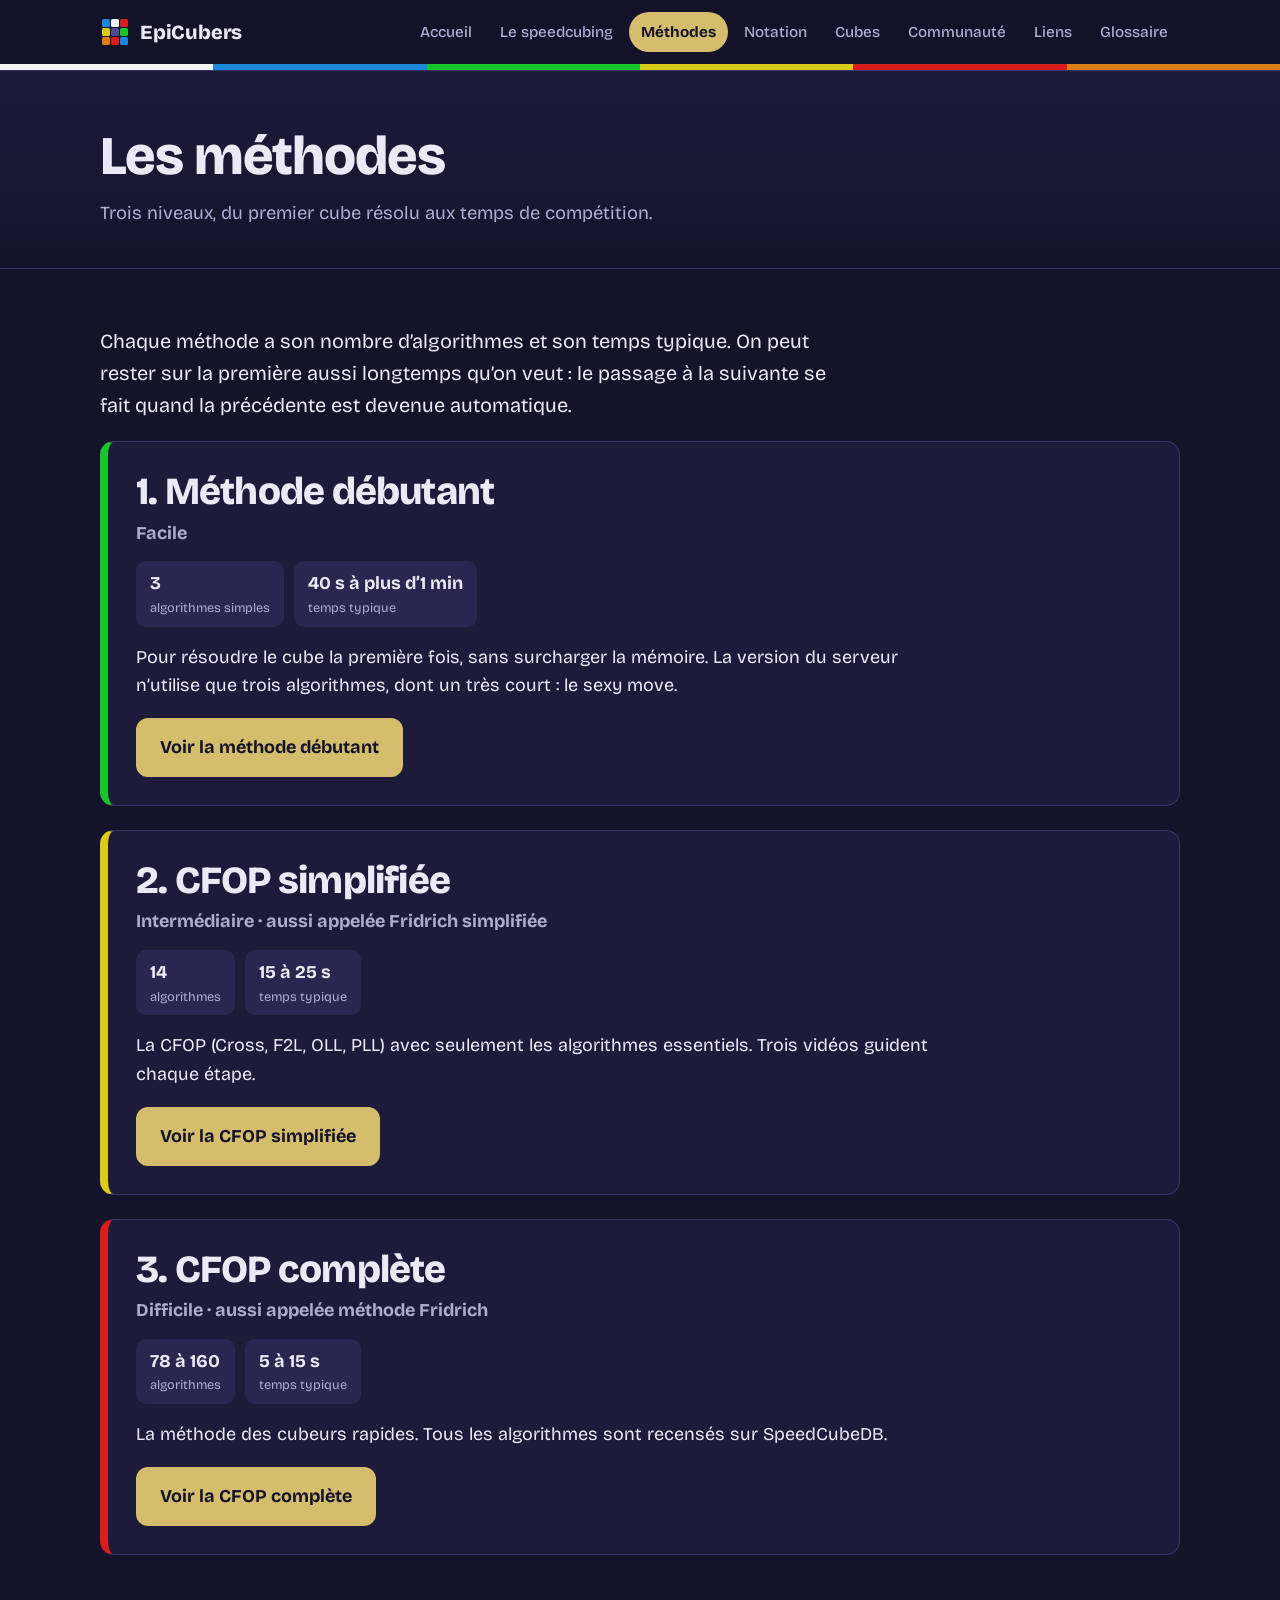
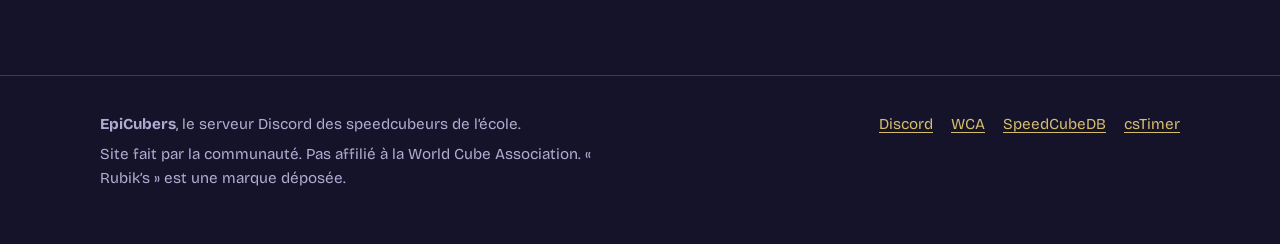
<file: methodes.html>
<!doctype html>
<html lang="fr">
<head>
<meta charset="utf-8">
<meta name="viewport" content="width=device-width, initial-scale=1">
<title>Les trois méthodes de résolution — EpiCubers</title>
<meta name="description" content="Méthode débutant, CFOP simplifiée et CFOP complète : nombre d’algorithmes, temps typique et ressources pour chaque niveau.">
<meta name="theme-color" content="#15132a">
<link rel="icon" href="assets/favicon.svg" type="image/svg+xml">
<link rel="preconnect" href="https://fonts.googleapis.com">
<link rel="preconnect" href="https://fonts.gstatic.com" crossorigin>
<link href="https://fonts.googleapis.com/css2?family=Bricolage+Grotesque:opsz,wght@12..96,400;12..96,500;12..96,700;12..96,800&family=JetBrains+Mono:wght@500;700&display=swap" rel="stylesheet">
<link rel="stylesheet" href="css/style.css">

</head>
<body>
<a class="skip" href="#contenu">Aller au contenu</a>
<header class="site-header">
  <div class="wrap">
    <a class="brand" href="index.html"><svg viewBox="0 0 30 30" aria-hidden="true"><g>
<rect x="2" y="2" width="8" height="8" rx="1.5" fill="#1a87db"/><rect x="11" y="2" width="8" height="8" rx="1.5" fill="#f4f4f4"/><rect x="20" y="2" width="8" height="8" rx="1.5" fill="#d91c1c"/>
<rect x="2" y="11" width="8" height="8" rx="1.5" fill="#d8cb1a"/><rect x="11" y="11" width="8" height="8" rx="1.5" fill="#4b4a96"/><rect x="20" y="11" width="8" height="8" rx="1.5" fill="#18c52b"/>
<rect x="2" y="20" width="8" height="8" rx="1.5" fill="#dc7f1a"/><rect x="11" y="20" width="8" height="8" rx="1.5" fill="#d91c1c"/><rect x="20" y="20" width="8" height="8" rx="1.5" fill="#1a87db"/></g></svg><span>EpiCubers</span></a>
    <button class="menu-btn" aria-expanded="false" aria-controls="nav">Menu</button>
    <nav class="nav" id="nav" aria-label="Navigation principale"><a href="index.html">Accueil</a><a href="speedcubing.html">Le speedcubing</a><a href="methodes.html" aria-current="page">Méthodes</a><a href="notation.html">Notation</a><a href="cubes.html">Cubes</a><a href="communaute.html">Communauté</a><a href="liens.html">Liens</a><a href="glossaire.html">Glossaire</a></nav>
  </div>
  <div class="stripe"></div>
</header>
<main id="contenu">
<div class="page-head"><div class="wrap"><h1>Les méthodes</h1><p>Trois niveaux, du premier cube résolu aux temps de compétition.</p></div></div>

<section>
  <div class="wrap">
    <p class="lead">Chaque méthode a son nombre d’algorithmes et son temps typique. On peut rester sur la première aussi longtemps qu’on veut : le passage à la suivante se fait quand la précédente est devenue automatique.</p>

    <div class="method" style="--c:var(--green)">
      <h2>1. Méthode débutant</h2>
      <p class="level">Facile</p>
      <ul class="stats"><li>3<small>algorithmes simples</small></li><li>40 s à plus d’1 min<small>temps typique</small></li></ul>
      <p>Pour résoudre le cube la première fois, sans surcharger la mémoire. La version du serveur n’utilise que trois algorithmes, dont un très court : le sexy move.</p>
      <div class="btns"><a class="btn primary" href="methode-debutant.html">Voir la méthode débutant</a></div>
    </div>

    <div class="method" style="--c:var(--yellow)">
      <h2>2. CFOP simplifiée</h2>
      <p class="level">Intermédiaire · aussi appelée Fridrich simplifiée</p>
      <ul class="stats"><li>14<small>algorithmes</small></li><li>15 à 25 s<small>temps typique</small></li></ul>
      <p>La CFOP (Cross, F2L, OLL, PLL) avec seulement les algorithmes essentiels. Trois vidéos guident chaque étape.</p>
      <div class="btns"><a class="btn primary" href="cfop-simplifiee.html">Voir la CFOP simplifiée</a></div>
    </div>

    <div class="method" style="--c:var(--red)">
      <h2>3. CFOP complète</h2>
      <p class="level">Difficile · aussi appelée méthode Fridrich</p>
      <ul class="stats"><li>78 à 160<small>algorithmes</small></li><li>5 à 15 s<small>temps typique</small></li></ul>
      <p>La méthode des cubeurs rapides. Tous les algorithmes sont recensés sur SpeedCubeDB.</p>
      <div class="btns"><a class="btn primary" href="cfop.html">Voir la CFOP complète</a></div>
    </div>
  </div>
</section>

</main>
<footer class="site-footer">
  <div class="wrap">
    <div>
      <p><strong>EpiCubers</strong>, le serveur Discord des speedcubeurs de l’école.</p>
      <p>Site fait par la communauté. Pas affilié à la World Cube Association. « Rubik’s » est une marque déposée.</p>
    </div>
    <ul>
      <li><a href="https://discord.gg/vQwt4qZUBm">Discord</a></li>
      <li><a href="https://www.worldcubeassociation.org/">WCA</a></li>
      <li><a href="https://speedcubedb.com/">SpeedCubeDB</a></li>
      <li><a href="https://cstimer.net/">csTimer</a></li>
    </ul>
  </div>
</footer>
<script src="js/main.js"></script>
</body>
</html>
</file>
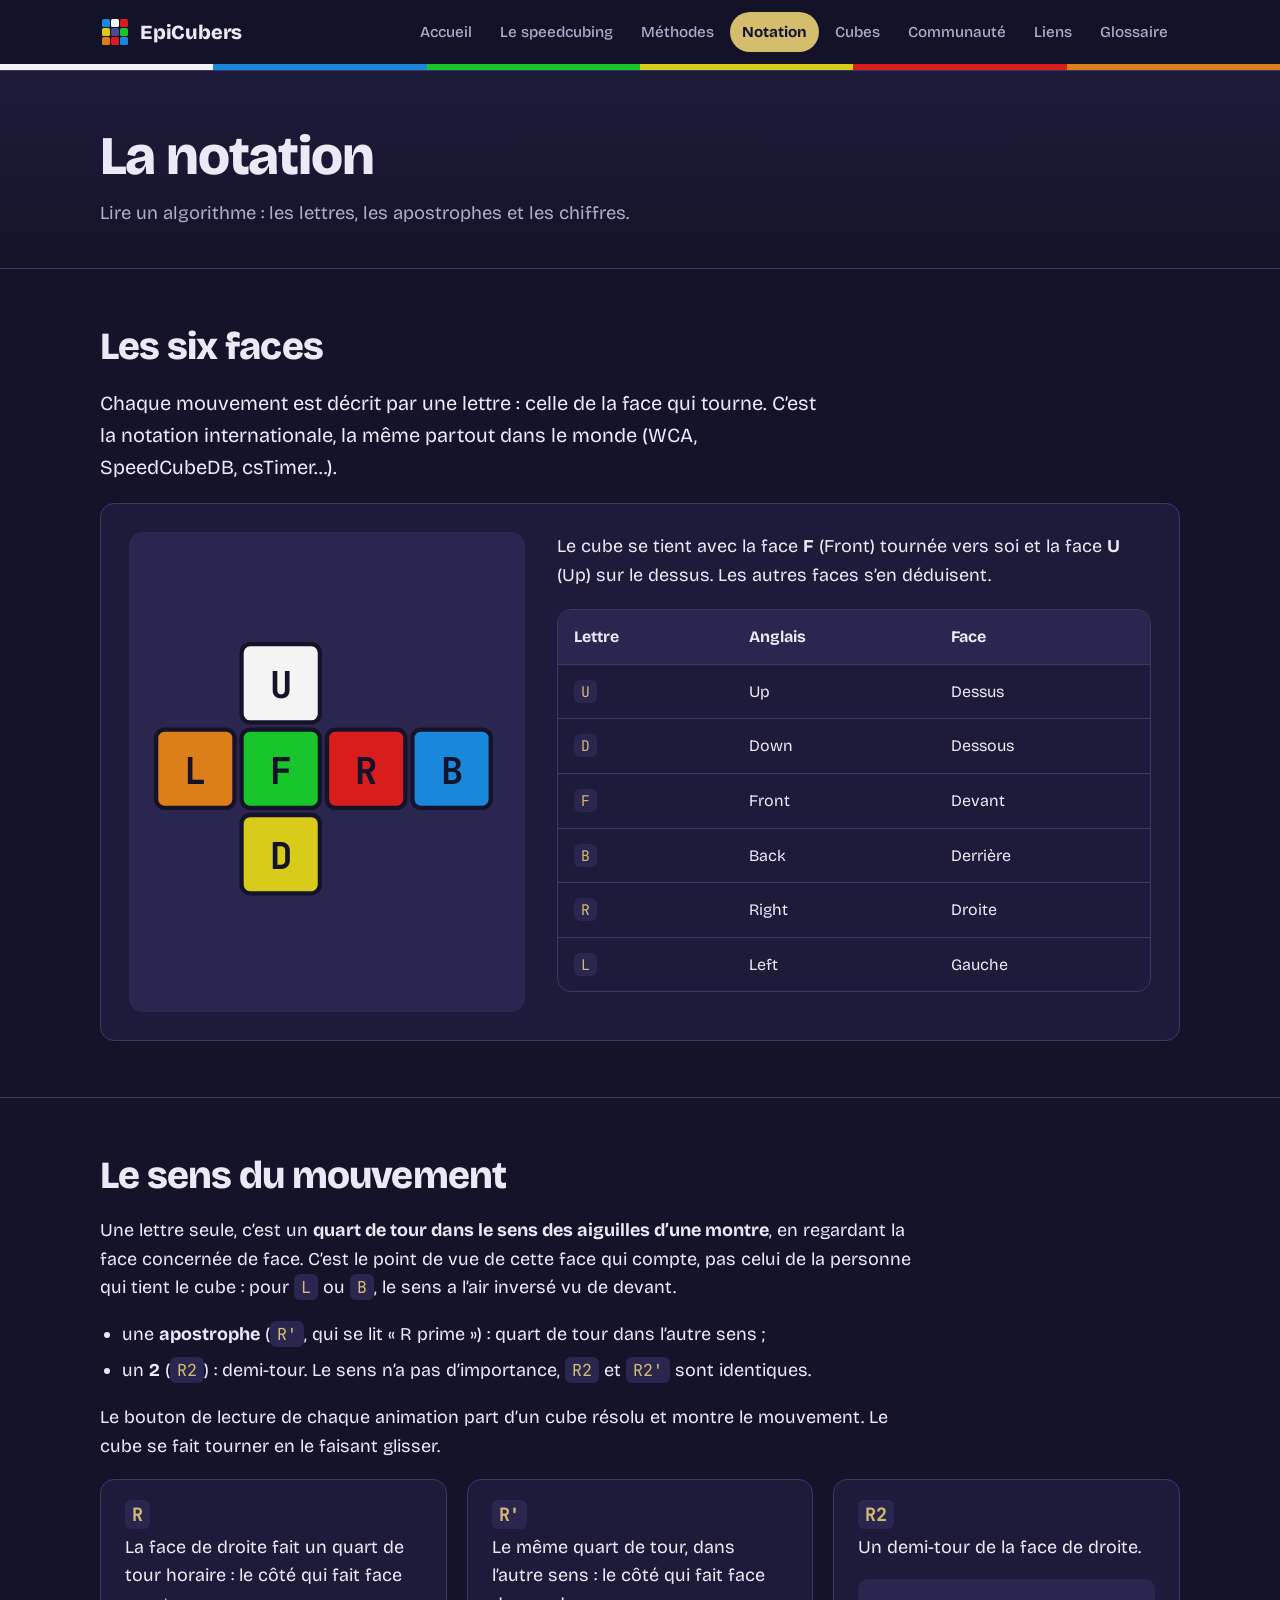
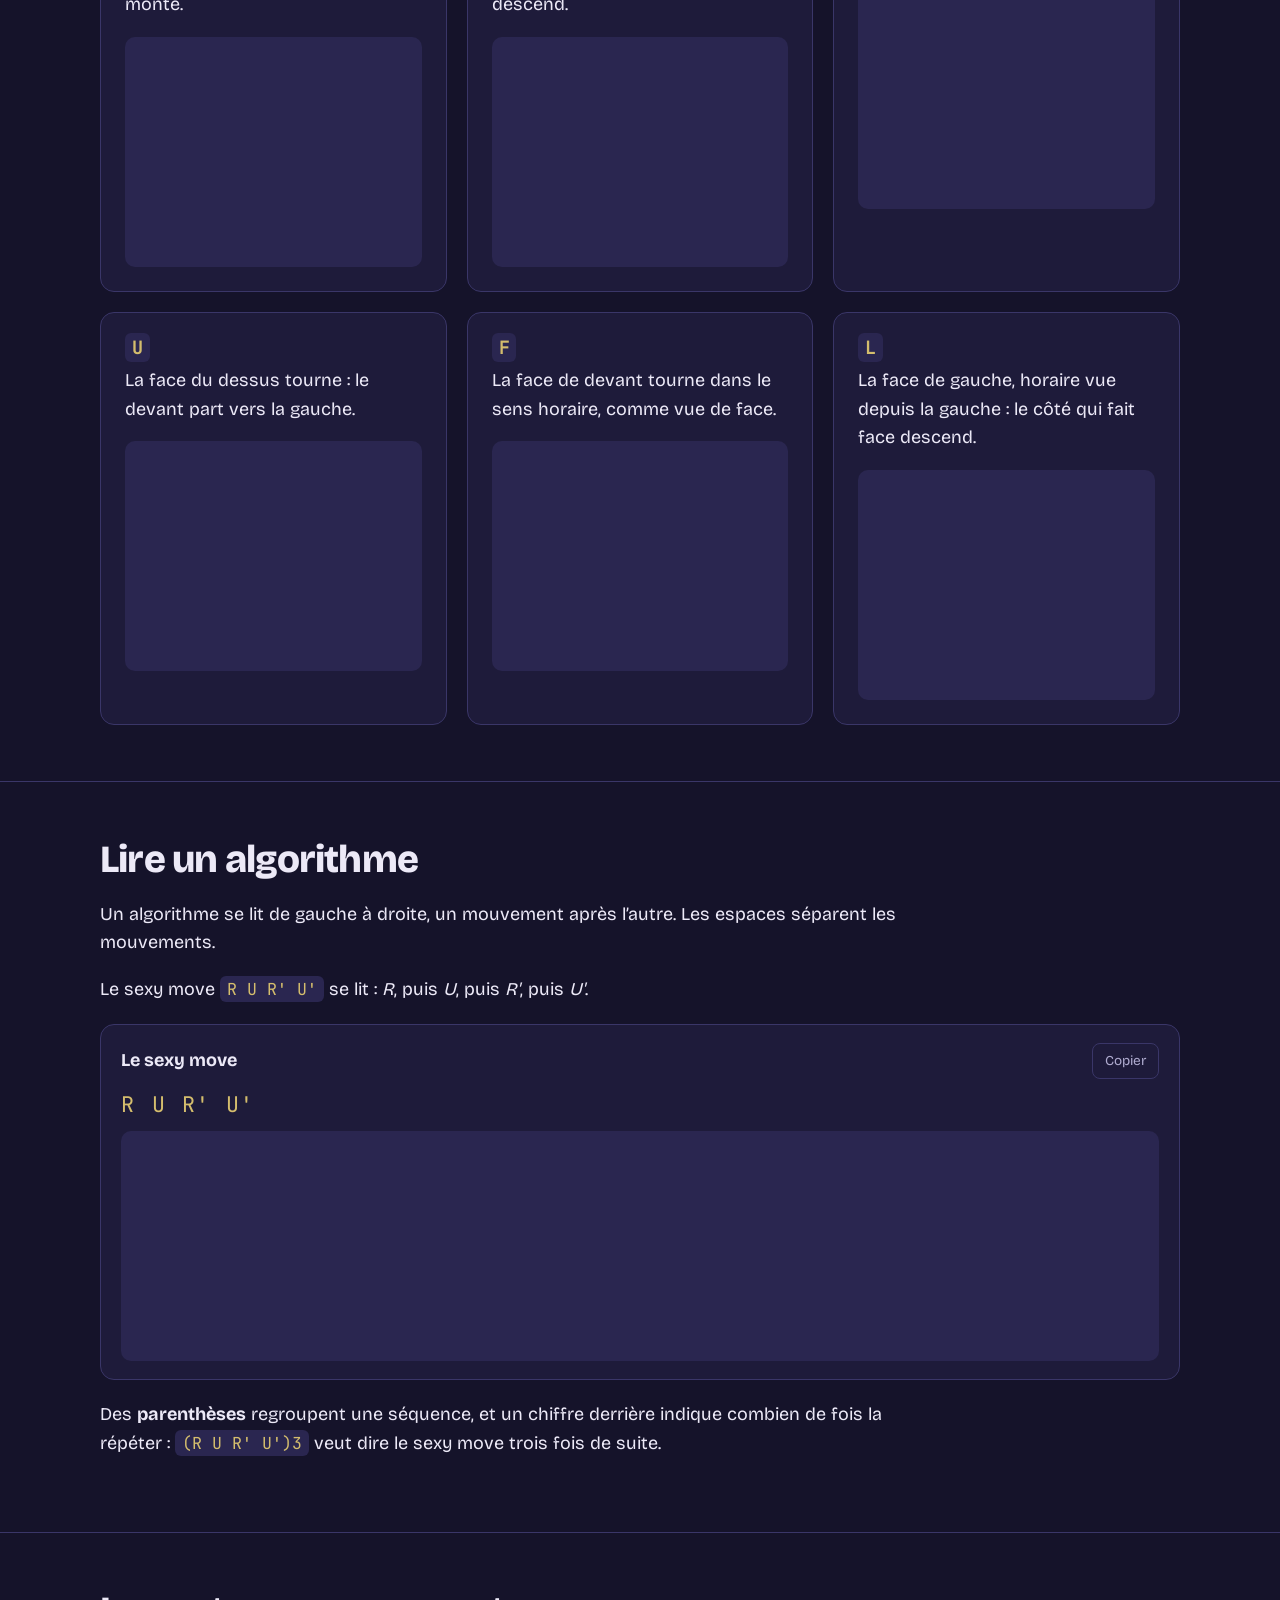
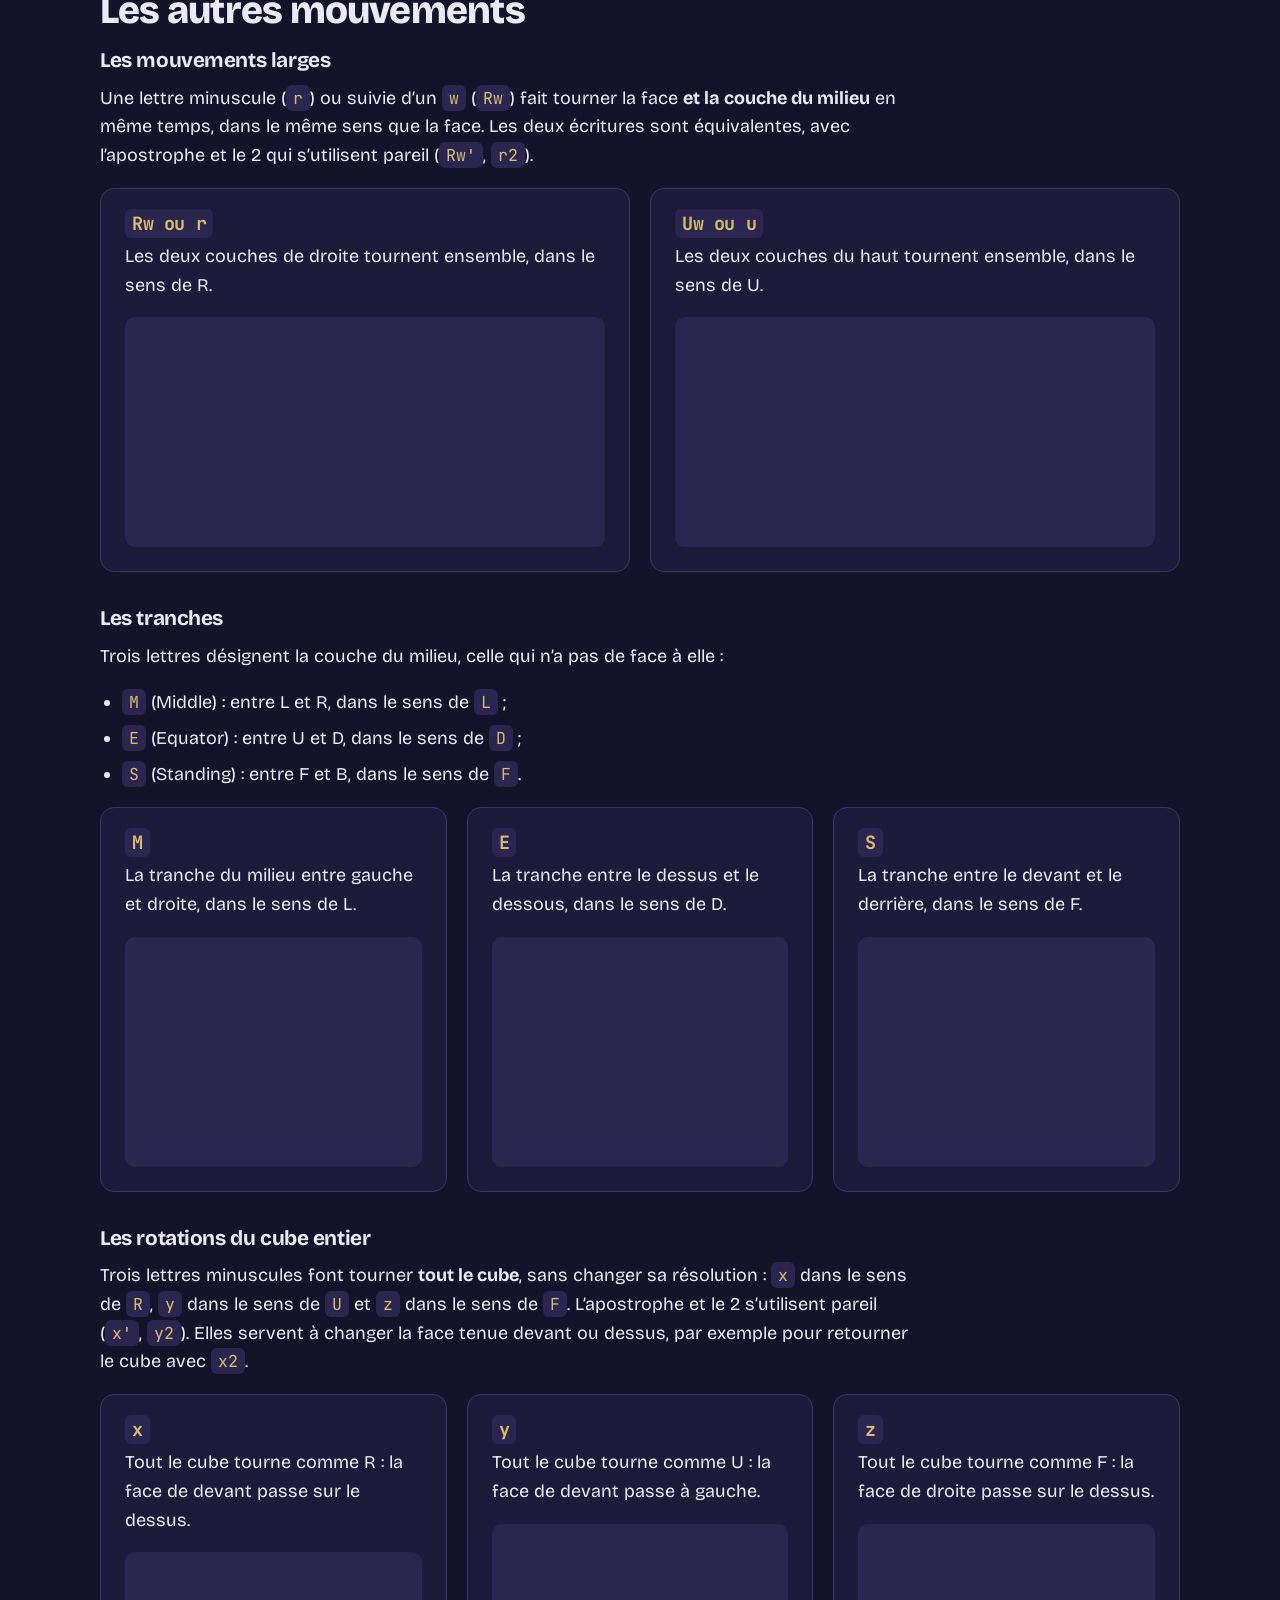
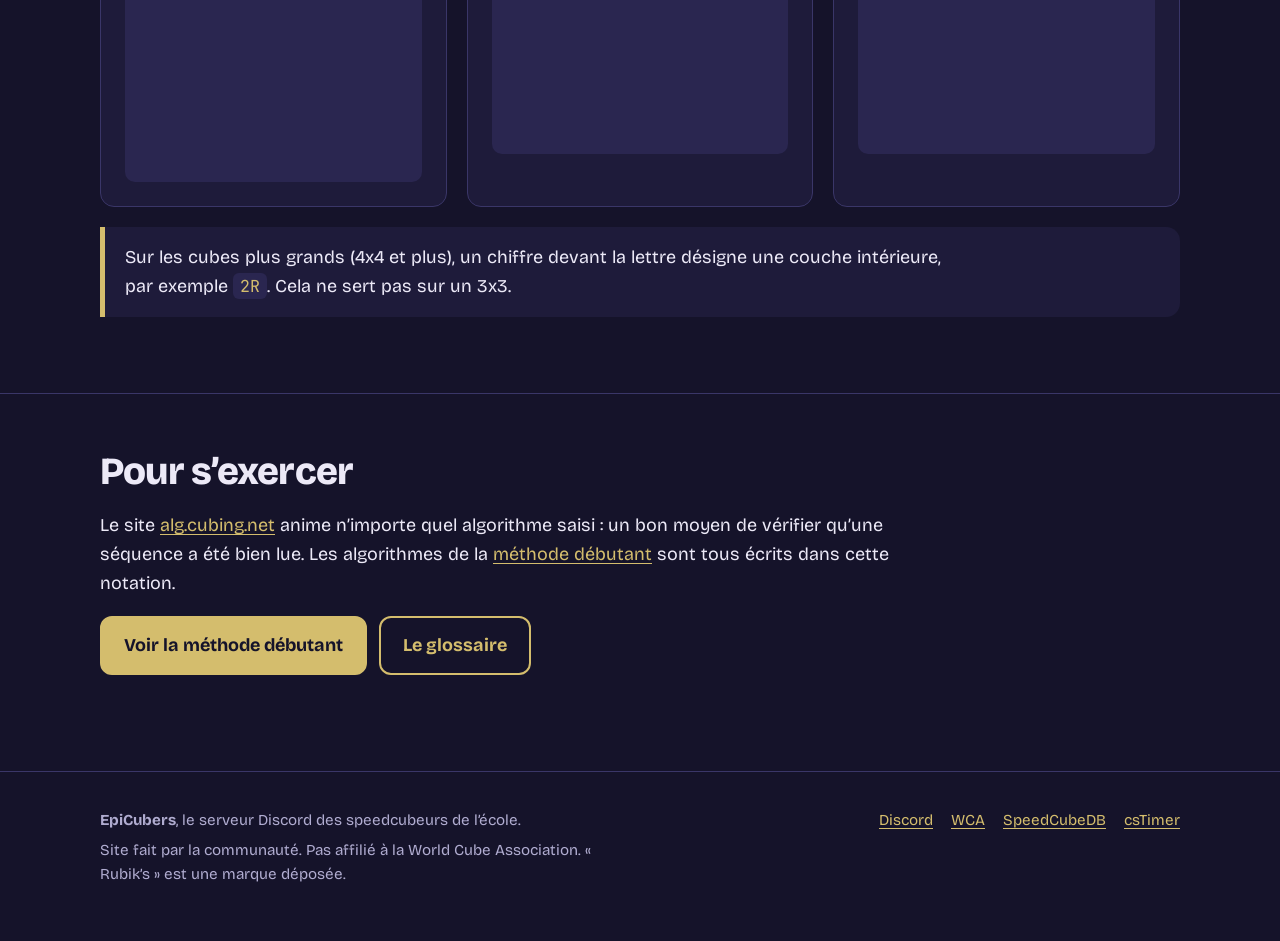
<file: notation.html>
<!doctype html>
<html lang="fr">
<head>
<meta charset="utf-8">
<meta name="viewport" content="width=device-width, initial-scale=1">
<title>La notation du Rubik’s cube — EpiCubers</title>
<meta name="description" content="La notation internationale du Rubik’s cube : faces, quarts de tour, apostrophes, mouvements larges, tranches et rotations, avec animations 3D.">
<meta name="theme-color" content="#15132a">
<link rel="icon" href="assets/favicon.svg" type="image/svg+xml">
<link rel="preconnect" href="https://fonts.googleapis.com">
<link rel="preconnect" href="https://fonts.gstatic.com" crossorigin>
<link href="https://fonts.googleapis.com/css2?family=Bricolage+Grotesque:opsz,wght@12..96,400;12..96,500;12..96,700;12..96,800&family=JetBrains+Mono:wght@500;700&display=swap" rel="stylesheet">
<link rel="stylesheet" href="css/style.css">
<script type="module" src="https://cdn.cubing.net/v0/js/cubing/twisty"></script>
</head>
<body>
<a class="skip" href="#contenu">Aller au contenu</a>
<header class="site-header">
  <div class="wrap">
    <a class="brand" href="index.html"><svg viewBox="0 0 30 30" aria-hidden="true"><g>
<rect x="2" y="2" width="8" height="8" rx="1.5" fill="#1a87db"/><rect x="11" y="2" width="8" height="8" rx="1.5" fill="#f4f4f4"/><rect x="20" y="2" width="8" height="8" rx="1.5" fill="#d91c1c"/>
<rect x="2" y="11" width="8" height="8" rx="1.5" fill="#d8cb1a"/><rect x="11" y="11" width="8" height="8" rx="1.5" fill="#4b4a96"/><rect x="20" y="11" width="8" height="8" rx="1.5" fill="#18c52b"/>
<rect x="2" y="20" width="8" height="8" rx="1.5" fill="#dc7f1a"/><rect x="11" y="20" width="8" height="8" rx="1.5" fill="#d91c1c"/><rect x="20" y="20" width="8" height="8" rx="1.5" fill="#1a87db"/></g></svg><span>EpiCubers</span></a>
    <button class="menu-btn" aria-expanded="false" aria-controls="nav">Menu</button>
    <nav class="nav" id="nav" aria-label="Navigation principale"><a href="index.html">Accueil</a><a href="speedcubing.html">Le speedcubing</a><a href="methodes.html">Méthodes</a><a href="notation.html" aria-current="page">Notation</a><a href="cubes.html">Cubes</a><a href="communaute.html">Communauté</a><a href="liens.html">Liens</a><a href="glossaire.html">Glossaire</a></nav>
  </div>
  <div class="stripe"></div>
</header>
<main id="contenu">
<div class="page-head"><div class="wrap"><h1>La notation</h1><p>Lire un algorithme : les lettres, les apostrophes et les chiffres.</p></div></div>

<section>
  <div class="wrap">
    <h2>Les six faces</h2>
    <p class="lead">Chaque mouvement est décrit par une lettre : celle de la face qui tourne. C’est la notation internationale, la même partout dans le monde (WCA, SpeedCubeDB, csTimer…).</p>
    <div class="pick">
      <figure style="background:var(--ink-3)"><svg class="net" viewBox="0 0 250 190" role="img" aria-labelledby="net-t net-d">
<title id="net-t">Les six faces du cube à plat</title>
<desc id="net-d">U en haut, puis L, F, R et B en ligne, puis D en bas.</desc>
<g font-family="JetBrains Mono, monospace" font-size="26" font-weight="700" text-anchor="middle" fill="#15132a" stroke="#15132a" stroke-width="3" stroke-linejoin="round">
<rect x="65" y="5" width="55" height="55" rx="6" fill="#f4f4f4"/><text x="92.5" y="43" stroke="none">U</text>
<rect x="5" y="65" width="55" height="55" rx="6" fill="#dc7f1a"/><text x="32.5" y="103" stroke="none">L</text>
<rect x="65" y="65" width="55" height="55" rx="6" fill="#18c52b"/><text x="92.5" y="103" stroke="none">F</text>
<rect x="125" y="65" width="55" height="55" rx="6" fill="#d91c1c"/><text x="152.5" y="103" stroke="none">R</text>
<rect x="185" y="65" width="55" height="55" rx="6" fill="#1a87db"/><text x="212.5" y="103" stroke="none">B</text>
<rect x="65" y="125" width="55" height="55" rx="6" fill="#d8cb1a"/><text x="92.5" y="163" stroke="none">D</text>
</g></svg></figure>
      <div>
        <p>Le cube se tient avec la face <strong>F</strong> (Front) tournée vers soi et la face <strong>U</strong> (Up) sur le dessus. Les autres faces s’en déduisent.</p>
        <div class="table-wrap"><table>
          <thead><tr><th>Lettre</th><th>Anglais</th><th>Face</th></tr></thead>
          <tbody>
            <tr><td><kbd>U</kbd></td><td>Up</td><td>Dessus</td></tr>
            <tr><td><kbd>D</kbd></td><td>Down</td><td>Dessous</td></tr>
            <tr><td><kbd>F</kbd></td><td>Front</td><td>Devant</td></tr>
            <tr><td><kbd>B</kbd></td><td>Back</td><td>Derrière</td></tr>
            <tr><td><kbd>R</kbd></td><td>Right</td><td>Droite</td></tr>
            <tr><td><kbd>L</kbd></td><td>Left</td><td>Gauche</td></tr>
          </tbody>
        </table></div>
      </div>
    </div>
  </div>
</section>

<section>
  <div class="wrap">
    <h2>Le sens du mouvement</h2>
    <p>Une lettre seule, c’est un <strong>quart de tour dans le sens des aiguilles d’une montre</strong>, en regardant la face concernée de face. C’est le point de vue de cette face qui compte, pas celui de la personne qui tient le cube : pour <kbd>L</kbd> ou <kbd>B</kbd>, le sens a l’air inversé vu de devant.</p>
    <ul class="clean">
      <li>une <strong>apostrophe</strong> (<kbd>R'</kbd>, qui se lit « R prime ») : quart de tour dans l’autre sens ;</li>
      <li>un <strong>2</strong> (<kbd>R2</kbd>) : demi-tour. Le sens n’a pas d’importance, <kbd>R2</kbd> et <kbd>R2'</kbd> sont identiques.</li>
    </ul>
    <p>Le bouton de lecture de chaque animation part d’un cube résolu et montre le mouvement. Le cube se fait tourner en le faisant glisser.</p>
    <div class="grid c3">
      <div class="card demo">
  <h3><code class="mv">R</code></h3>
  <p>La face de droite fait un quart de tour horaire : le côté qui fait face monte.</p>
  <div class="player-box"><twisty-player alg="R" visualization="3D" background="none" control-panel="bottom-row" hint-facelets="none"></twisty-player></div>
</div>
      <div class="card demo">
  <h3><code class="mv">R'</code></h3>
  <p>Le même quart de tour, dans l’autre sens : le côté qui fait face descend.</p>
  <div class="player-box"><twisty-player alg="R'" visualization="3D" background="none" control-panel="bottom-row" hint-facelets="none"></twisty-player></div>
</div>
      <div class="card demo">
  <h3><code class="mv">R2</code></h3>
  <p>Un demi-tour de la face de droite.</p>
  <div class="player-box"><twisty-player alg="R2" visualization="3D" background="none" control-panel="bottom-row" hint-facelets="none"></twisty-player></div>
</div>
      <div class="card demo">
  <h3><code class="mv">U</code></h3>
  <p>La face du dessus tourne : le devant part vers la gauche.</p>
  <div class="player-box"><twisty-player alg="U" visualization="3D" background="none" control-panel="bottom-row" hint-facelets="none"></twisty-player></div>
</div>
      <div class="card demo">
  <h3><code class="mv">F</code></h3>
  <p>La face de devant tourne dans le sens horaire, comme vue de face.</p>
  <div class="player-box"><twisty-player alg="F" visualization="3D" background="none" control-panel="bottom-row" hint-facelets="none"></twisty-player></div>
</div>
      <div class="card demo">
  <h3><code class="mv">L</code></h3>
  <p>La face de gauche, horaire vue depuis la gauche : le côté qui fait face descend.</p>
  <div class="player-box"><twisty-player alg="L" visualization="3D" background="none" control-panel="bottom-row" hint-facelets="none"></twisty-player></div>
</div>
    </div>
  </div>
</section>

<section>
  <div class="wrap">
    <h2>Lire un algorithme</h2>
    <p>Un algorithme se lit de gauche à droite, un mouvement après l’autre. Les espaces séparent les mouvements.</p>
    <p>Le sexy move <kbd>R U R' U'</kbd> se lit : <em>R</em>, puis <em>U</em>, puis <em>R'</em>, puis <em>U'</em>.</p>
    <div class="algo">
      <div class="algo-top"><span class="algo-name">Le sexy move</span><button class="copy" type="button">Copier</button></div>
      <code>R U R' U'</code>
      <div class="player-box"><twisty-player alg="R U R' U'" visualization="3D" background="none" control-panel="bottom-row" hint-facelets="none"></twisty-player></div>
    </div>
    <p>Des <strong>parenthèses</strong> regroupent une séquence, et un chiffre derrière indique combien de fois la répéter : <kbd>(R U R' U')3</kbd> veut dire le sexy move trois fois de suite.</p>
  </div>
</section>

<section>
  <div class="wrap">
    <h2>Les autres mouvements</h2>
    <h3>Les mouvements larges</h3>
    <p>Une lettre minuscule (<kbd>r</kbd>) ou suivie d’un <kbd>w</kbd> (<kbd>Rw</kbd>) fait tourner la face <strong>et la couche du milieu</strong> en même temps, dans le même sens que la face. Les deux écritures sont équivalentes, avec l’apostrophe et le 2 qui s’utilisent pareil (<kbd>Rw'</kbd>, <kbd>r2</kbd>).</p>
    <div class="grid c3">
      <div class="card demo">
  <h3><code class="mv">Rw  ou  r</code></h3>
  <p>Les deux couches de droite tournent ensemble, dans le sens de R.</p>
  <div class="player-box"><twisty-player alg="Rw" visualization="3D" background="none" control-panel="bottom-row" hint-facelets="none"></twisty-player></div>
</div>
      <div class="card demo">
  <h3><code class="mv">Uw  ou  u</code></h3>
  <p>Les deux couches du haut tournent ensemble, dans le sens de U.</p>
  <div class="player-box"><twisty-player alg="Uw" visualization="3D" background="none" control-panel="bottom-row" hint-facelets="none"></twisty-player></div>
</div>
    </div>

    <h3 style="margin-top:36px">Les tranches</h3>
    <p>Trois lettres désignent la couche du milieu, celle qui n’a pas de face à elle :</p>
    <ul class="clean">
      <li><kbd>M</kbd> (Middle) : entre L et R, dans le sens de <kbd>L</kbd> ;</li>
      <li><kbd>E</kbd> (Equator) : entre U et D, dans le sens de <kbd>D</kbd> ;</li>
      <li><kbd>S</kbd> (Standing) : entre F et B, dans le sens de <kbd>F</kbd>.</li>
    </ul>
    <div class="grid c3">
      <div class="card demo">
  <h3><code class="mv">M</code></h3>
  <p>La tranche du milieu entre gauche et droite, dans le sens de L.</p>
  <div class="player-box"><twisty-player alg="M" visualization="3D" background="none" control-panel="bottom-row" hint-facelets="none"></twisty-player></div>
</div>
      <div class="card demo">
  <h3><code class="mv">E</code></h3>
  <p>La tranche entre le dessus et le dessous, dans le sens de D.</p>
  <div class="player-box"><twisty-player alg="E" visualization="3D" background="none" control-panel="bottom-row" hint-facelets="none"></twisty-player></div>
</div>
      <div class="card demo">
  <h3><code class="mv">S</code></h3>
  <p>La tranche entre le devant et le derrière, dans le sens de F.</p>
  <div class="player-box"><twisty-player alg="S" visualization="3D" background="none" control-panel="bottom-row" hint-facelets="none"></twisty-player></div>
</div>
    </div>

    <h3 style="margin-top:36px">Les rotations du cube entier</h3>
    <p>Trois lettres minuscules font tourner <strong>tout le cube</strong>, sans changer sa résolution : <kbd>x</kbd> dans le sens de <kbd>R</kbd>, <kbd>y</kbd> dans le sens de <kbd>U</kbd> et <kbd>z</kbd> dans le sens de <kbd>F</kbd>. L’apostrophe et le 2 s’utilisent pareil (<kbd>x'</kbd>, <kbd>y2</kbd>). Elles servent à changer la face tenue devant ou dessus, par exemple pour retourner le cube avec <kbd>x2</kbd>.</p>
    <div class="grid c3">
      <div class="card demo">
  <h3><code class="mv">x</code></h3>
  <p>Tout le cube tourne comme R : la face de devant passe sur le dessus.</p>
  <div class="player-box"><twisty-player alg="x" visualization="3D" background="none" control-panel="bottom-row" hint-facelets="none"></twisty-player></div>
</div>
      <div class="card demo">
  <h3><code class="mv">y</code></h3>
  <p>Tout le cube tourne comme U : la face de devant passe à gauche.</p>
  <div class="player-box"><twisty-player alg="y" visualization="3D" background="none" control-panel="bottom-row" hint-facelets="none"></twisty-player></div>
</div>
      <div class="card demo">
  <h3><code class="mv">z</code></h3>
  <p>Tout le cube tourne comme F : la face de droite passe sur le dessus.</p>
  <div class="player-box"><twisty-player alg="z" visualization="3D" background="none" control-panel="bottom-row" hint-facelets="none"></twisty-player></div>
</div>
    </div>
    <div class="note"><p>Sur les cubes plus grands (4x4 et plus), un chiffre devant la lettre désigne une couche intérieure, par exemple <kbd>2R</kbd>. Cela ne sert pas sur un 3x3.</p></div>
  </div>
</section>

<section>
  <div class="wrap">
    <h2>Pour s’exercer</h2>
    <p>Le site <a href="https://alg.cubing.net/">alg.cubing.net</a> anime n’importe quel algorithme saisi : un bon moyen de vérifier qu’une séquence a été bien lue. Les algorithmes de la <a href="methode-debutant.html">méthode débutant</a> sont tous écrits dans cette notation.</p>
    <div class="btns"><a class="btn primary" href="methode-debutant.html">Voir la méthode débutant</a><a class="btn" href="glossaire.html">Le glossaire</a></div>
  </div>
</section>

</main>
<footer class="site-footer">
  <div class="wrap">
    <div>
      <p><strong>EpiCubers</strong>, le serveur Discord des speedcubeurs de l’école.</p>
      <p>Site fait par la communauté. Pas affilié à la World Cube Association. « Rubik’s » est une marque déposée.</p>
    </div>
    <ul>
      <li><a href="https://discord.gg/vQwt4qZUBm">Discord</a></li>
      <li><a href="https://www.worldcubeassociation.org/">WCA</a></li>
      <li><a href="https://speedcubedb.com/">SpeedCubeDB</a></li>
      <li><a href="https://cstimer.net/">csTimer</a></li>
    </ul>
  </div>
</footer>
<script src="js/main.js"></script>
</body>
</html>
</file>
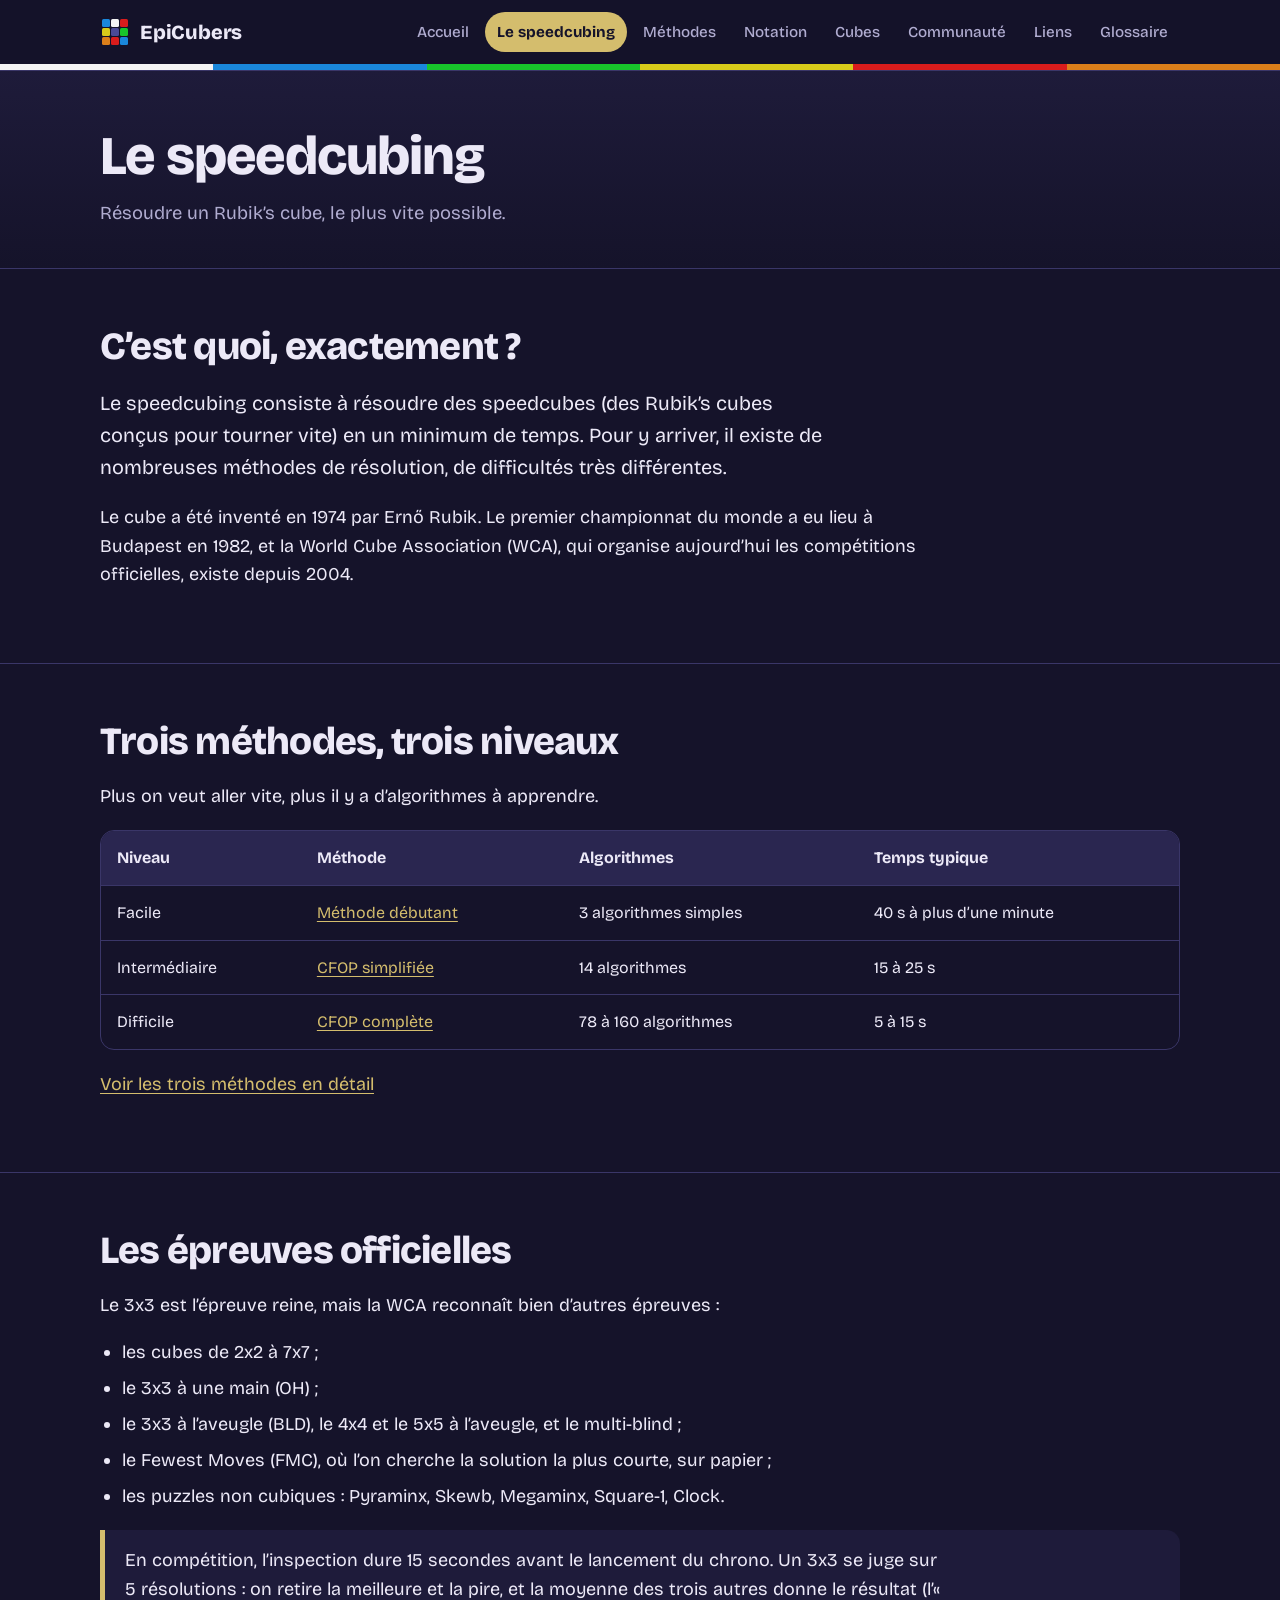
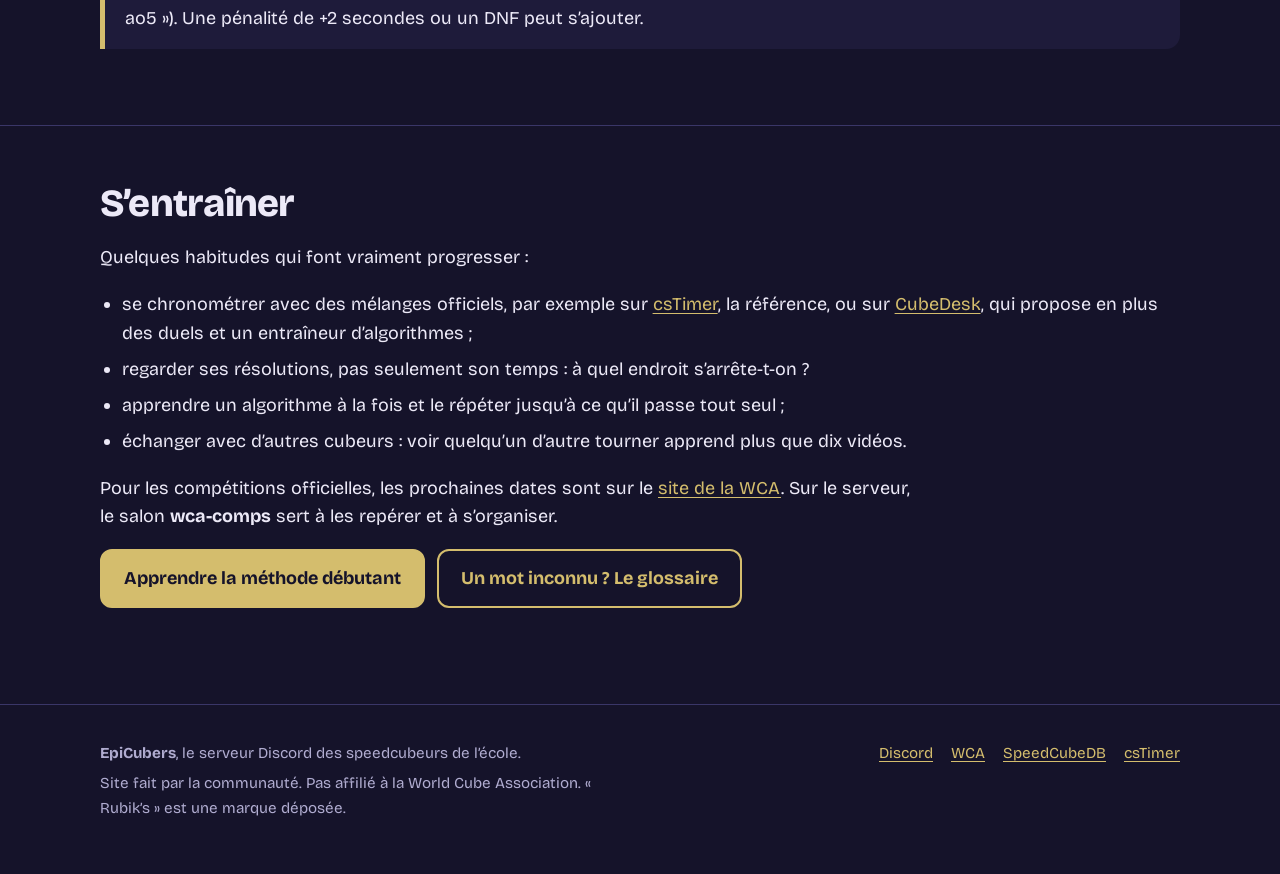
<file: speedcubing.html>
<!doctype html>
<html lang="fr">
<head>
<meta charset="utf-8">
<meta name="viewport" content="width=device-width, initial-scale=1">
<title>Le speedcubing, c’est quoi ? — EpiCubers</title>
<meta name="description" content="Présentation du speedcubing : les méthodes, les épreuves WCA et comment s’entraîner.">
<meta name="theme-color" content="#15132a">
<link rel="icon" href="assets/favicon.svg" type="image/svg+xml">
<link rel="preconnect" href="https://fonts.googleapis.com">
<link rel="preconnect" href="https://fonts.gstatic.com" crossorigin>
<link href="https://fonts.googleapis.com/css2?family=Bricolage+Grotesque:opsz,wght@12..96,400;12..96,500;12..96,700;12..96,800&family=JetBrains+Mono:wght@500;700&display=swap" rel="stylesheet">
<link rel="stylesheet" href="css/style.css">

</head>
<body>
<a class="skip" href="#contenu">Aller au contenu</a>
<header class="site-header">
  <div class="wrap">
    <a class="brand" href="index.html"><svg viewBox="0 0 30 30" aria-hidden="true"><g>
<rect x="2" y="2" width="8" height="8" rx="1.5" fill="#1a87db"/><rect x="11" y="2" width="8" height="8" rx="1.5" fill="#f4f4f4"/><rect x="20" y="2" width="8" height="8" rx="1.5" fill="#d91c1c"/>
<rect x="2" y="11" width="8" height="8" rx="1.5" fill="#d8cb1a"/><rect x="11" y="11" width="8" height="8" rx="1.5" fill="#4b4a96"/><rect x="20" y="11" width="8" height="8" rx="1.5" fill="#18c52b"/>
<rect x="2" y="20" width="8" height="8" rx="1.5" fill="#dc7f1a"/><rect x="11" y="20" width="8" height="8" rx="1.5" fill="#d91c1c"/><rect x="20" y="20" width="8" height="8" rx="1.5" fill="#1a87db"/></g></svg><span>EpiCubers</span></a>
    <button class="menu-btn" aria-expanded="false" aria-controls="nav">Menu</button>
    <nav class="nav" id="nav" aria-label="Navigation principale"><a href="index.html">Accueil</a><a href="speedcubing.html" aria-current="page">Le speedcubing</a><a href="methodes.html">Méthodes</a><a href="notation.html">Notation</a><a href="cubes.html">Cubes</a><a href="communaute.html">Communauté</a><a href="liens.html">Liens</a><a href="glossaire.html">Glossaire</a></nav>
  </div>
  <div class="stripe"></div>
</header>
<main id="contenu">
<div class="page-head"><div class="wrap"><h1>Le speedcubing</h1><p>Résoudre un Rubik’s cube, le plus vite possible.</p></div></div>

<section>
  <div class="wrap">
    <h2>C’est quoi, exactement ?</h2>
    <p class="lead">Le speedcubing consiste à résoudre des speedcubes (des Rubik’s cubes conçus pour tourner vite) en un minimum de temps. Pour y arriver, il existe de nombreuses méthodes de résolution, de difficultés très différentes.</p>
    <p>Le cube a été inventé en 1974 par Ernő Rubik. Le premier championnat du monde a eu lieu à Budapest en 1982, et la World Cube Association (WCA), qui organise aujourd’hui les compétitions officielles, existe depuis 2004.</p>
  </div>
</section>

<section>
  <div class="wrap">
    <h2>Trois méthodes, trois niveaux</h2>
    <p>Plus on veut aller vite, plus il y a d’algorithmes à apprendre.</p>
    <div class="table-wrap">
      <table>
        <thead><tr><th>Niveau</th><th>Méthode</th><th>Algorithmes</th><th>Temps typique</th></tr></thead>
        <tbody>
          <tr><td>Facile</td><td><a href="methode-debutant.html">Méthode débutant</a></td><td>3 algorithmes simples</td><td>40 s à plus d’une minute</td></tr>
          <tr><td>Intermédiaire</td><td><a href="cfop-simplifiee.html">CFOP simplifiée</a></td><td>14 algorithmes</td><td>15 à 25 s</td></tr>
          <tr><td>Difficile</td><td><a href="cfop.html">CFOP complète</a></td><td>78 à 160 algorithmes</td><td>5 à 15 s</td></tr>
        </tbody>
      </table>
    </div>
    <p><a href="methodes.html">Voir les trois méthodes en détail</a></p>
  </div>
</section>

<section>
  <div class="wrap">
    <h2>Les épreuves officielles</h2>
    <p>Le 3x3 est l’épreuve reine, mais la WCA reconnaît bien d’autres épreuves :</p>
    <ul class="clean">
      <li>les cubes de 2x2 à 7x7 ;</li>
      <li>le 3x3 à une main (OH) ;</li>
      <li>le 3x3 à l’aveugle (BLD), le 4x4 et le 5x5 à l’aveugle, et le multi-blind ;</li>
      <li>le Fewest Moves (FMC), où l’on cherche la solution la plus courte, sur papier ;</li>
      <li>les puzzles non cubiques : Pyraminx, Skewb, Megaminx, Square-1, Clock.</li>
    </ul>
    <div class="note">
      <p>En compétition, l’inspection dure 15 secondes avant le lancement du chrono. Un 3x3 se juge sur 5 résolutions : on retire la meilleure et la pire, et la moyenne des trois autres donne le résultat (l’« ao5 »). Une pénalité de +2 secondes ou un DNF peut s’ajouter.</p>
    </div>
  </div>
</section>

<section>
  <div class="wrap">
    <h2>S’entraîner</h2>
    <p>Quelques habitudes qui font vraiment progresser :</p>
    <ul class="clean">
      <li>se chronométrer avec des mélanges officiels, par exemple sur <a href="https://cstimer.net/">csTimer</a>, la référence, ou sur <a href="https://cubedesk.io/">CubeDesk</a>, qui propose en plus des duels et un entraîneur d’algorithmes ;</li>
      <li>regarder ses résolutions, pas seulement son temps : à quel endroit s’arrête-t-on ?</li>
      <li>apprendre un algorithme à la fois et le répéter jusqu’à ce qu’il passe tout seul ;</li>
      <li>échanger avec d’autres cubeurs : voir quelqu’un d’autre tourner apprend plus que dix vidéos.</li>
    </ul>
    <p>Pour les compétitions officielles, les prochaines dates sont sur le <a href="https://www.worldcubeassociation.org/competitions">site de la WCA</a>. Sur le serveur, le salon <strong>wca-comps</strong> sert à les repérer et à s’organiser.</p>
    <div class="btns"><a class="btn primary" href="methode-debutant.html">Apprendre la méthode débutant</a><a class="btn" href="glossaire.html">Un mot inconnu ? Le glossaire</a></div>
  </div>
</section>

</main>
<footer class="site-footer">
  <div class="wrap">
    <div>
      <p><strong>EpiCubers</strong>, le serveur Discord des speedcubeurs de l’école.</p>
      <p>Site fait par la communauté. Pas affilié à la World Cube Association. « Rubik’s » est une marque déposée.</p>
    </div>
    <ul>
      <li><a href="https://discord.gg/vQwt4qZUBm">Discord</a></li>
      <li><a href="https://www.worldcubeassociation.org/">WCA</a></li>
      <li><a href="https://speedcubedb.com/">SpeedCubeDB</a></li>
      <li><a href="https://cstimer.net/">csTimer</a></li>
    </ul>
  </div>
</footer>
<script src="js/main.js"></script>
</body>
</html>
</file>
<file: css/style.css>
/* EpiCubers — feuille de style unique */
:root {
  --ink: #15132a;
  --ink-2: #1e1b3a;
  --ink-3: #2a2650;
  --line: #3a3668;
  --text: #ece9f7;
  --muted: #b0acd0;
  --gold: #d4bd6d;
  --gold-deep: #a8923f;
  --cap: #4b4a96;
  --cap-light: #8785e0;
  --blue: #1a87db;
  --green: #18c52b;
  --yellow: #d8cb1a;
  --red: #d91c1c;
  --orange: #dc7f1a;
  --white: #f4f4f4;
  --radius: 14px;
  --maxw: 1080px;
  --font: "Bricolage Grotesque", "Segoe UI", system-ui, -apple-system, sans-serif;
  --mono: "JetBrains Mono", ui-monospace, "SFMono-Regular", Menlo, Consolas, monospace;
}

* { box-sizing: border-box; }
html { scroll-behavior: smooth; }
body {
  margin: 0;
  background: var(--ink);
  color: var(--text);
  font-family: var(--font);
  font-size: 18px;
  line-height: 1.6;
  -webkit-font-smoothing: antialiased;
}
img { max-width: 100%; display: block; }
a { color: var(--gold); text-underline-offset: 3px; }
a:hover { color: #fff; }
:focus-visible { outline: 3px solid var(--gold); outline-offset: 3px; border-radius: 4px; }

.skip { position: absolute; left: -999px; top: 8px; background: var(--gold); color: var(--ink); padding: 8px 14px; border-radius: 8px; z-index: 100; }
.skip:focus { left: 8px; }

.wrap { width: min(var(--maxw), 100% - 40px); margin-inline: auto; }

/* Bande de stickers : sert de séparateur */
.stripe {
  height: 6px;
  background: linear-gradient(90deg,
    var(--white) 0 16.66%, var(--blue) 0 33.33%, var(--green) 0 50%,
    var(--yellow) 0 66.66%, var(--red) 0 83.33%, var(--orange) 0);
}

/* En-tête */
.site-header { position: sticky; top: 0; z-index: 50; background: rgba(21,19,42,.94); backdrop-filter: blur(8px); border-bottom: 1px solid var(--line); }
.site-header .wrap { display: flex; align-items: center; justify-content: space-between; gap: 16px; min-height: 64px; }
.brand { display: flex; align-items: center; gap: 10px; color: var(--text); text-decoration: none; font-weight: 800; font-size: 1.25rem; letter-spacing: -.01em; }
.brand:hover { color: var(--text); }
.brand svg { width: 30px; height: 30px; flex: none; }
.nav { display: flex; gap: 4px; flex-wrap: wrap; }
.nav a { color: var(--muted); text-decoration: none; padding: 8px 12px; border-radius: 999px; font-size: .95rem; font-weight: 500; }
.nav a:hover { color: #fff; background: var(--ink-3); }
.nav a[aria-current="page"] { color: var(--ink); background: var(--gold); font-weight: 700; }
.menu-btn { display: none; background: var(--ink-3); color: var(--text); border: 1px solid var(--line); border-radius: 10px; padding: 8px 14px; font: inherit; font-weight: 600; cursor: pointer; }

@media (max-width: 900px) {
  .menu-btn { display: block; }
  .nav { display: none; position: absolute; left: 0; right: 0; top: 100%; background: var(--ink); border-bottom: 1px solid var(--line); padding: 10px 20px 16px; flex-direction: column; }
  .nav.open { display: flex; }
  .nav a { padding: 12px 14px; font-size: 1.05rem; }
}

/* Typo */
h1, h2, h3 { font-family: var(--font); line-height: 1.1; letter-spacing: -.02em; margin: 0 0 .5em; }
h1 { font-size: clamp(2.4rem, 6vw, 4.2rem); font-weight: 800; }
h2 { font-size: clamp(1.7rem, 3.6vw, 2.4rem); font-weight: 800; margin-top: 0; }
h3 { font-size: 1.3rem; font-weight: 700; }
p { margin: 0 0 1em; max-width: 68ch; }
.lead { font-size: 1.25rem; color: var(--text); max-width: 56ch; }
.muted { color: var(--muted); }

section { padding: 56px 0; }
section + section { border-top: 1px solid var(--line); }

/* Hero accueil */
.hero { padding: 0; border: 0; }
.hero .wrap { display: grid; grid-template-columns: 1.15fr .85fr; gap: 40px; align-items: stretch; }
.hero-text { padding: 64px 0 56px; display: flex; flex-direction: column; justify-content: center; }
.hero h1 { font-size: clamp(3rem, 9vw, 6.4rem); line-height: .92; margin-bottom: 20px; }
.hero h1 span { display: block; color: var(--gold); }
.hero-art { background: var(--gold); border-radius: 0 0 28px 28px; display: flex; align-items: flex-end; justify-content: center; padding: 28px 24px 0; position: relative; overflow: hidden; }
.hero-art img { max-height: 520px; width: auto; }
@media (max-width: 800px) {
  .hero .wrap { grid-template-columns: 1fr; gap: 0; }
  .hero-art { order: -1; border-radius: 0 0 24px 24px; padding-top: 20px; margin-inline: -20px; }
  .hero-art img { max-height: 300px; }
  .hero-text { padding: 36px 0; }
}

.btns { display: flex; gap: 12px; flex-wrap: wrap; margin-top: 8px; }
.btn { display: inline-block; padding: 13px 22px; border-radius: 12px; font-weight: 700; text-decoration: none; border: 2px solid var(--gold); color: var(--gold); transition: background .15s, color .15s; }
.btn:hover { background: var(--gold); color: var(--ink); }
.btn.primary { background: var(--gold); color: var(--ink); }
.btn.primary:hover { background: #fff; border-color: #fff; }

/* Page title */
.page-head { padding: 56px 0 40px; background: linear-gradient(180deg, var(--ink-2), var(--ink)); border-bottom: 1px solid var(--line); }
.page-head h1 { font-size: clamp(2.2rem, 5vw, 3.4rem); margin-bottom: 12px; }
.page-head p { margin: 0; color: var(--muted); font-size: 1.15rem; }

/* Cartes */
.grid { display: grid; gap: 20px; }
.grid.c3 { grid-template-columns: repeat(auto-fit, minmax(260px, 1fr)); }
.grid.c2 { grid-template-columns: repeat(auto-fit, minmax(320px, 1fr)); }
.card { background: var(--ink-2); border: 1px solid var(--line); border-radius: var(--radius); padding: 24px; }
.card h3 { margin-bottom: 8px; }
.card p:last-child { margin-bottom: 0; }
a.card { text-decoration: none; color: var(--text); display: block; transition: transform .15s, border-color .15s; }
a.card:hover { transform: translateY(-3px); border-color: var(--gold); color: var(--text); }
a.card .go { color: var(--gold); font-weight: 700; margin-top: 14px; display: inline-block; }
.card .dot { width: 14px; height: 14px; border-radius: 4px; display: inline-block; margin-right: 8px; vertical-align: middle; }

/* Échelle de niveaux */
.ladder { display: flex; flex-wrap: wrap; gap: 8px; margin: 24px 0; padding: 0; list-style: none; }
.ladder li { background: var(--ink-2); border: 1px solid var(--line); border-radius: 10px; padding: 8px 14px; font-family: var(--mono); font-size: .95rem; border-left: 6px solid var(--c, var(--cap-light)); }
.ladder li small { color: var(--muted); font-family: var(--font); margin-left: 6px; }

/* Tableaux */
.table-wrap { overflow-x: auto; margin: 20px 0; border: 1px solid var(--line); border-radius: var(--radius); }
table { border-collapse: collapse; width: 100%; min-width: 560px; font-size: 1rem; }
th, td { text-align: left; padding: 14px 16px; border-bottom: 1px solid var(--line); vertical-align: top; }
th { background: var(--ink-3); font-weight: 700; }
tr:last-child td { border-bottom: 0; }

/* Algos */
.algo { background: var(--ink-2); border: 1px solid var(--line); border-radius: var(--radius); padding: 18px 20px; margin: 20px 0; }
.algo-top { display: flex; align-items: center; justify-content: space-between; gap: 12px; flex-wrap: wrap; }
.algo-name { font-weight: 700; }
.algo code { display: block; font-family: var(--mono); font-size: 1.35rem; color: var(--gold); margin: 8px 0; letter-spacing: .03em; word-spacing: .15em; }
.copy { background: transparent; color: var(--muted); border: 1px solid var(--line); border-radius: 8px; padding: 6px 12px; font: inherit; font-size: .85rem; cursor: pointer; }
.copy:hover { color: var(--text); border-color: var(--gold); }
twisty-player { width: 100%; height: 230px; display: block; }
.player-box { background: var(--ink-3); border-radius: 10px; margin-top: 10px; min-height: 230px; }
.player-box p { padding: 16px; color: var(--muted); font-size: .9rem; margin: 0; }

.step { display: grid; grid-template-columns: 56px 1fr; gap: 20px; }
.step-num { width: 48px; height: 48px; border-radius: 12px; background: var(--c, var(--gold)); color: var(--ink); font-weight: 800; font-size: 1.4rem; display: grid; place-items: center; }
.step h2 { font-size: 1.7rem; margin-bottom: 10px; }
@media (max-width: 600px) { .step { grid-template-columns: 1fr; gap: 10px; } }

.note { border-left: 5px solid var(--gold); background: var(--ink-2); padding: 16px 20px; border-radius: 0 var(--radius) var(--radius) 0; margin: 20px 0; }
.note p:last-child { margin-bottom: 0; }
.draft { border-left-color: var(--orange); }
.tag { display: inline-block; font-size: .8rem; font-weight: 700; padding: 3px 10px; border-radius: 999px; background: var(--ink-3); color: var(--gold); margin-right: 6px; vertical-align: middle; }

kbd, .mv { font-family: var(--mono); background: var(--ink-3); padding: 2px 7px; border-radius: 6px; font-size: .92em; color: var(--gold); }

ul.clean { padding-left: 1.2em; }
ul.clean li { margin-bottom: .4em; }

/* Glossaire */
.search { width: 100%; max-width: 420px; padding: 12px 16px; border-radius: 12px; border: 1px solid var(--line); background: var(--ink-2); color: var(--text); font: inherit; margin-bottom: 24px; }
dl.gloss dt { font-weight: 800; color: var(--gold); margin-top: 22px; font-size: 1.1rem; }
dl.gloss dd { margin: 4px 0 0; max-width: 68ch; }
dl.gloss .hide { display: none; }

/* Pied de page */
.site-footer { border-top: 1px solid var(--line); padding: 36px 0 48px; color: var(--muted); font-size: .95rem; margin-top: 40px; }
.site-footer .wrap { display: flex; flex-wrap: wrap; gap: 20px 40px; justify-content: space-between; }
.site-footer p { margin: 0 0 6px; max-width: 52ch; }
.site-footer ul { list-style: none; margin: 0; padding: 0; display: flex; gap: 6px 18px; flex-wrap: wrap; }

@media (prefers-reduced-motion: reduce) {
  html { scroll-behavior: auto; }
  * { transition: none !important; }
}

/* Méthodes : trois blocs bien séparés */
.method { background: var(--ink-2); border: 1px solid var(--line); border-left: 8px solid var(--c, var(--gold)); border-radius: var(--radius); padding: 28px; margin: 0 0 24px; }
.method h2 { margin-bottom: 6px; }
.method .level { color: var(--muted); font-weight: 700; margin: 0 0 14px; }
.stats { display: flex; flex-wrap: wrap; gap: 10px; margin: 0 0 16px; padding: 0; list-style: none; }
.stats li { background: var(--ink-3); border-radius: 10px; padding: 8px 14px; font-weight: 700; }
.stats li small { display: block; color: var(--muted); font-weight: 400; font-size: .8rem; }

/* Fiche du cube conseillé */
.pick { display: grid; grid-template-columns: .8fr 1.2fr; gap: 32px; align-items: center; background: var(--ink-2); border: 1px solid var(--line); border-radius: var(--radius); padding: 28px; }
.pick figure { margin: 0; background: #fff; border-radius: var(--radius); padding: 20px; display: grid; place-items: center; align-self: stretch; }
.pick img { width: 100%; height: auto; max-height: 340px; object-fit: contain; }
@media (max-width: 800px) { .pick { grid-template-columns: 1fr; padding: 20px; } }
.price { font-size: 1.6rem; font-weight: 800; color: var(--gold); margin: 0 0 8px; }
.size { text-align: left; }
.size h3 { font-family: var(--mono); color: var(--gold); }
.brands dt { font-weight: 800; font-size: 1.15rem; margin-top: 18px; }
.brands dd { margin: 4px 0 0; max-width: 68ch; }

/* Page notation */
.net { width: 100%; height: auto; max-height: 300px; display: block; }
.demo h3 { margin-bottom: 6px; }
.demo .mv { font-size: 1.15rem; }
.demo .player-box twisty-player { height: 190px; }
h3 { margin-top: 0; }
.pick > * { min-width: 0; }
@media (max-width: 800px) { .pick { grid-template-columns: minmax(0, 1fr); } }
.step > * { min-width: 0; }
@media (max-width: 600px) { .step { grid-template-columns: minmax(0, 1fr); } }
</file>
